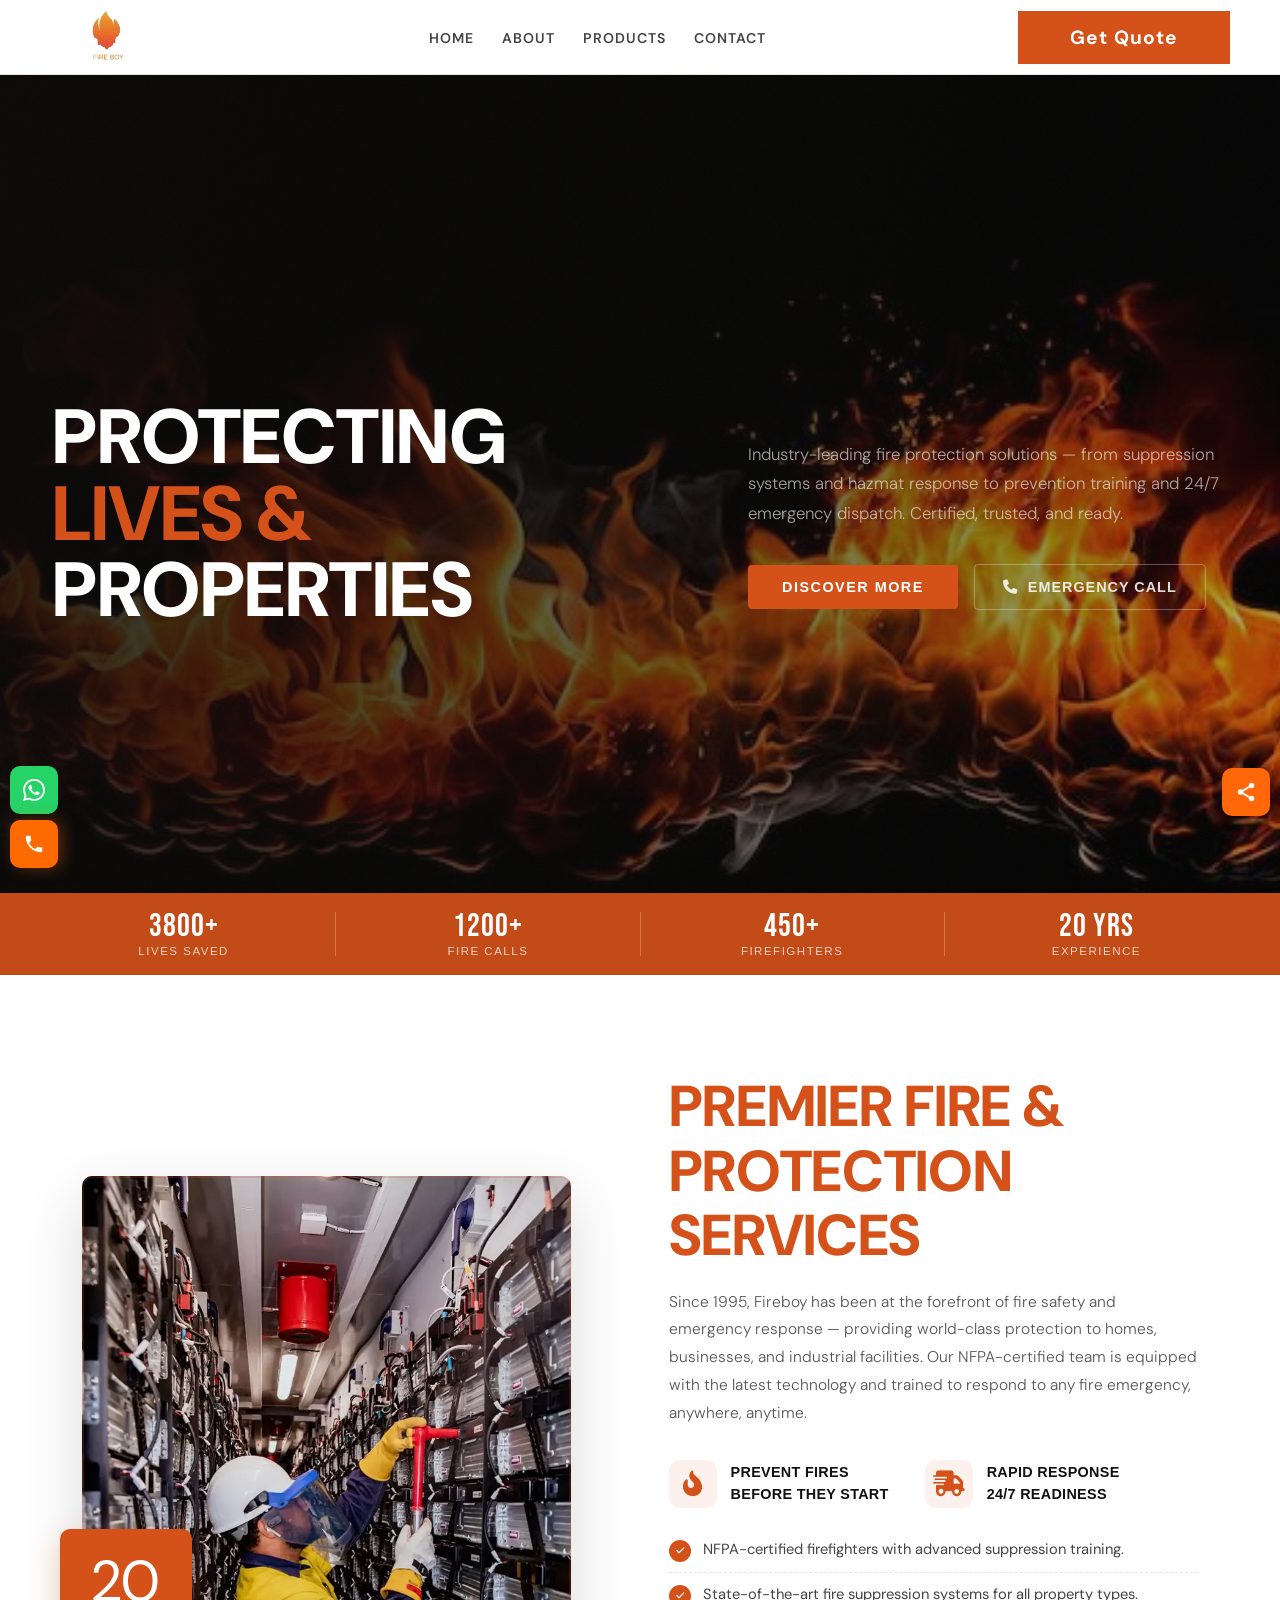
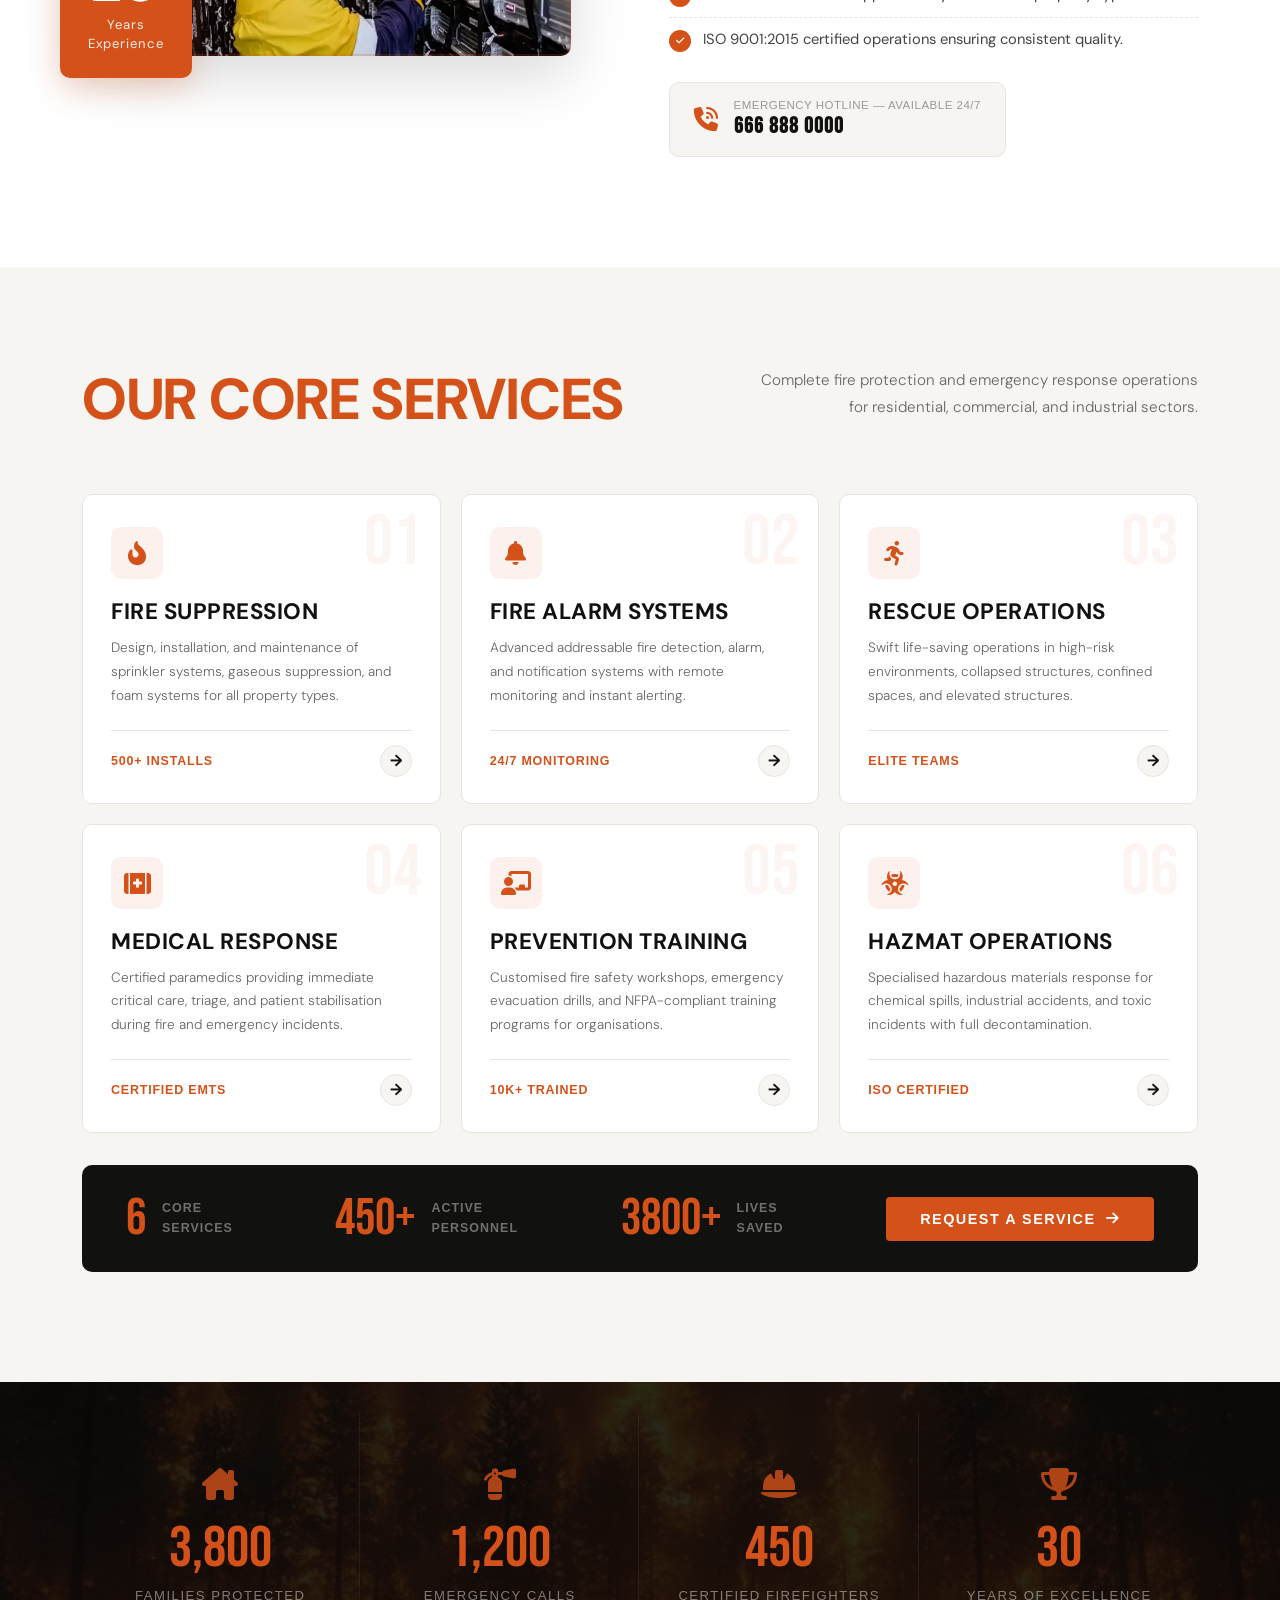
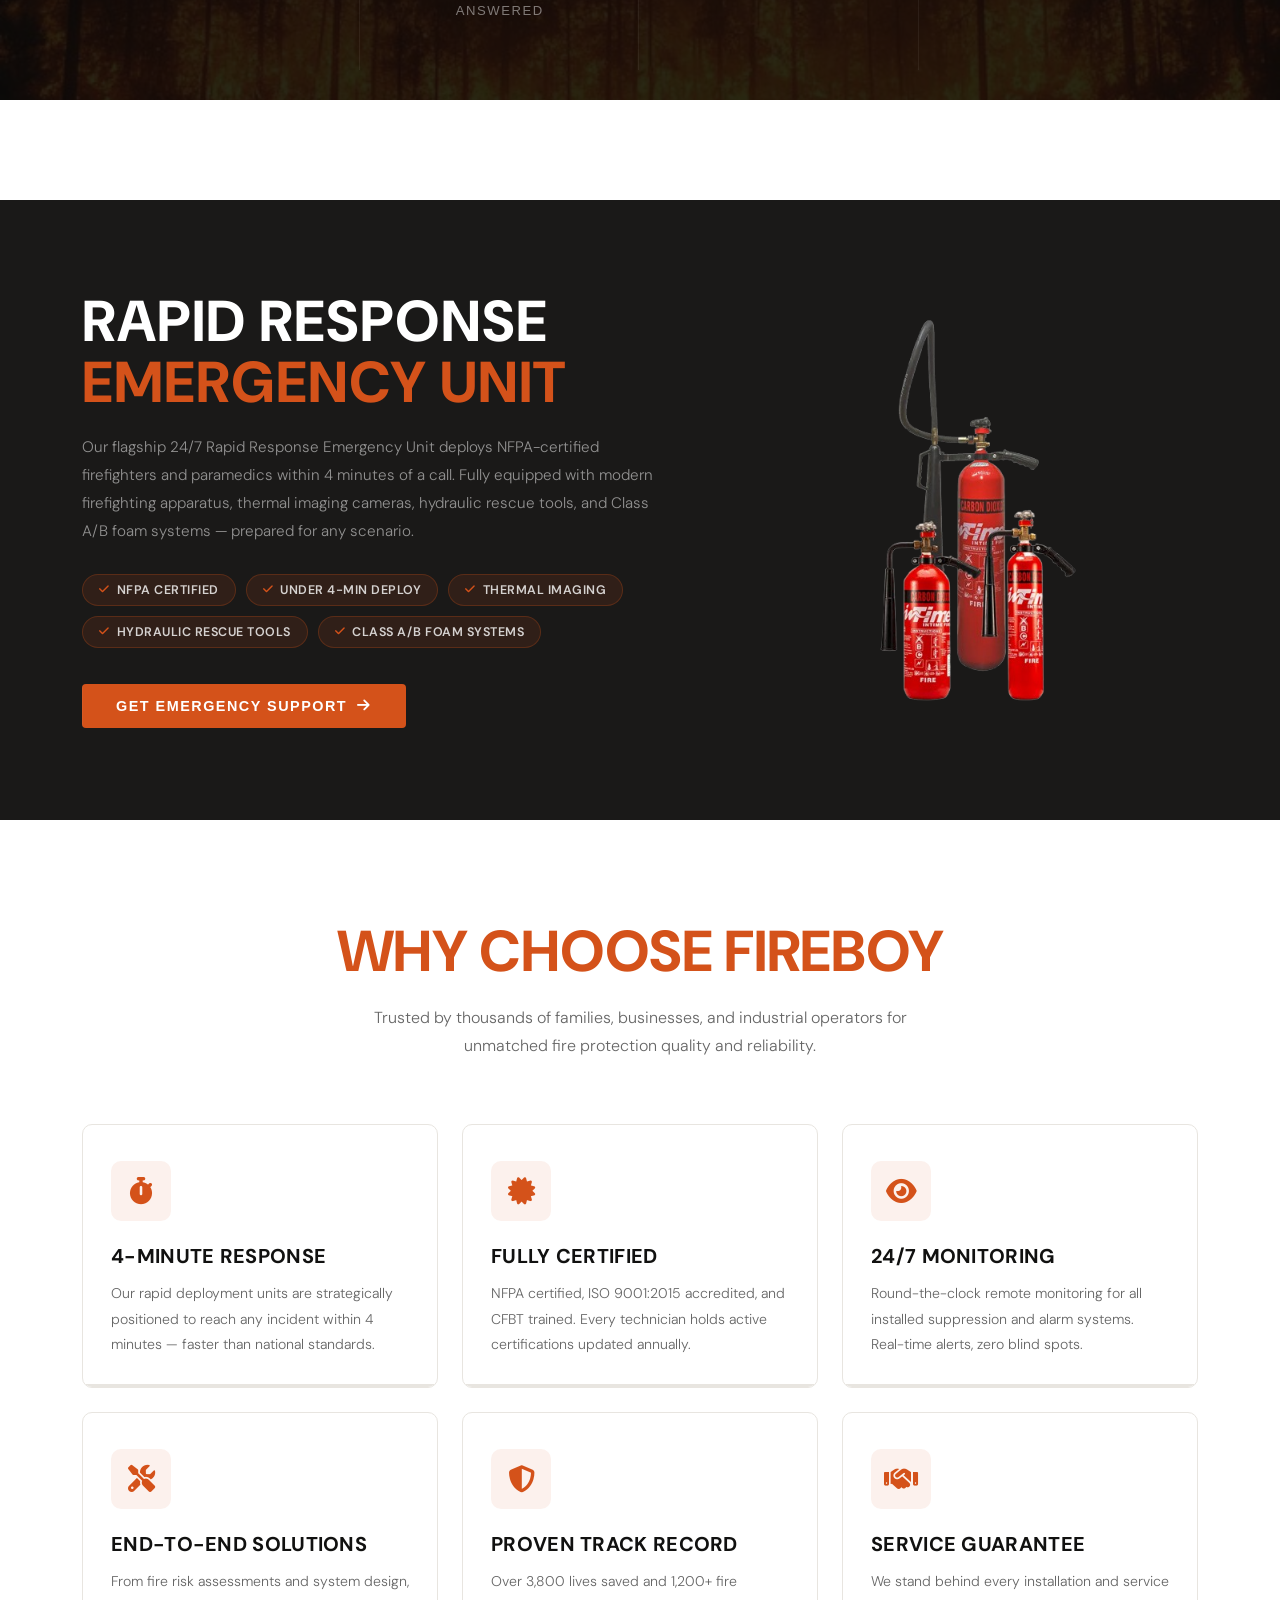
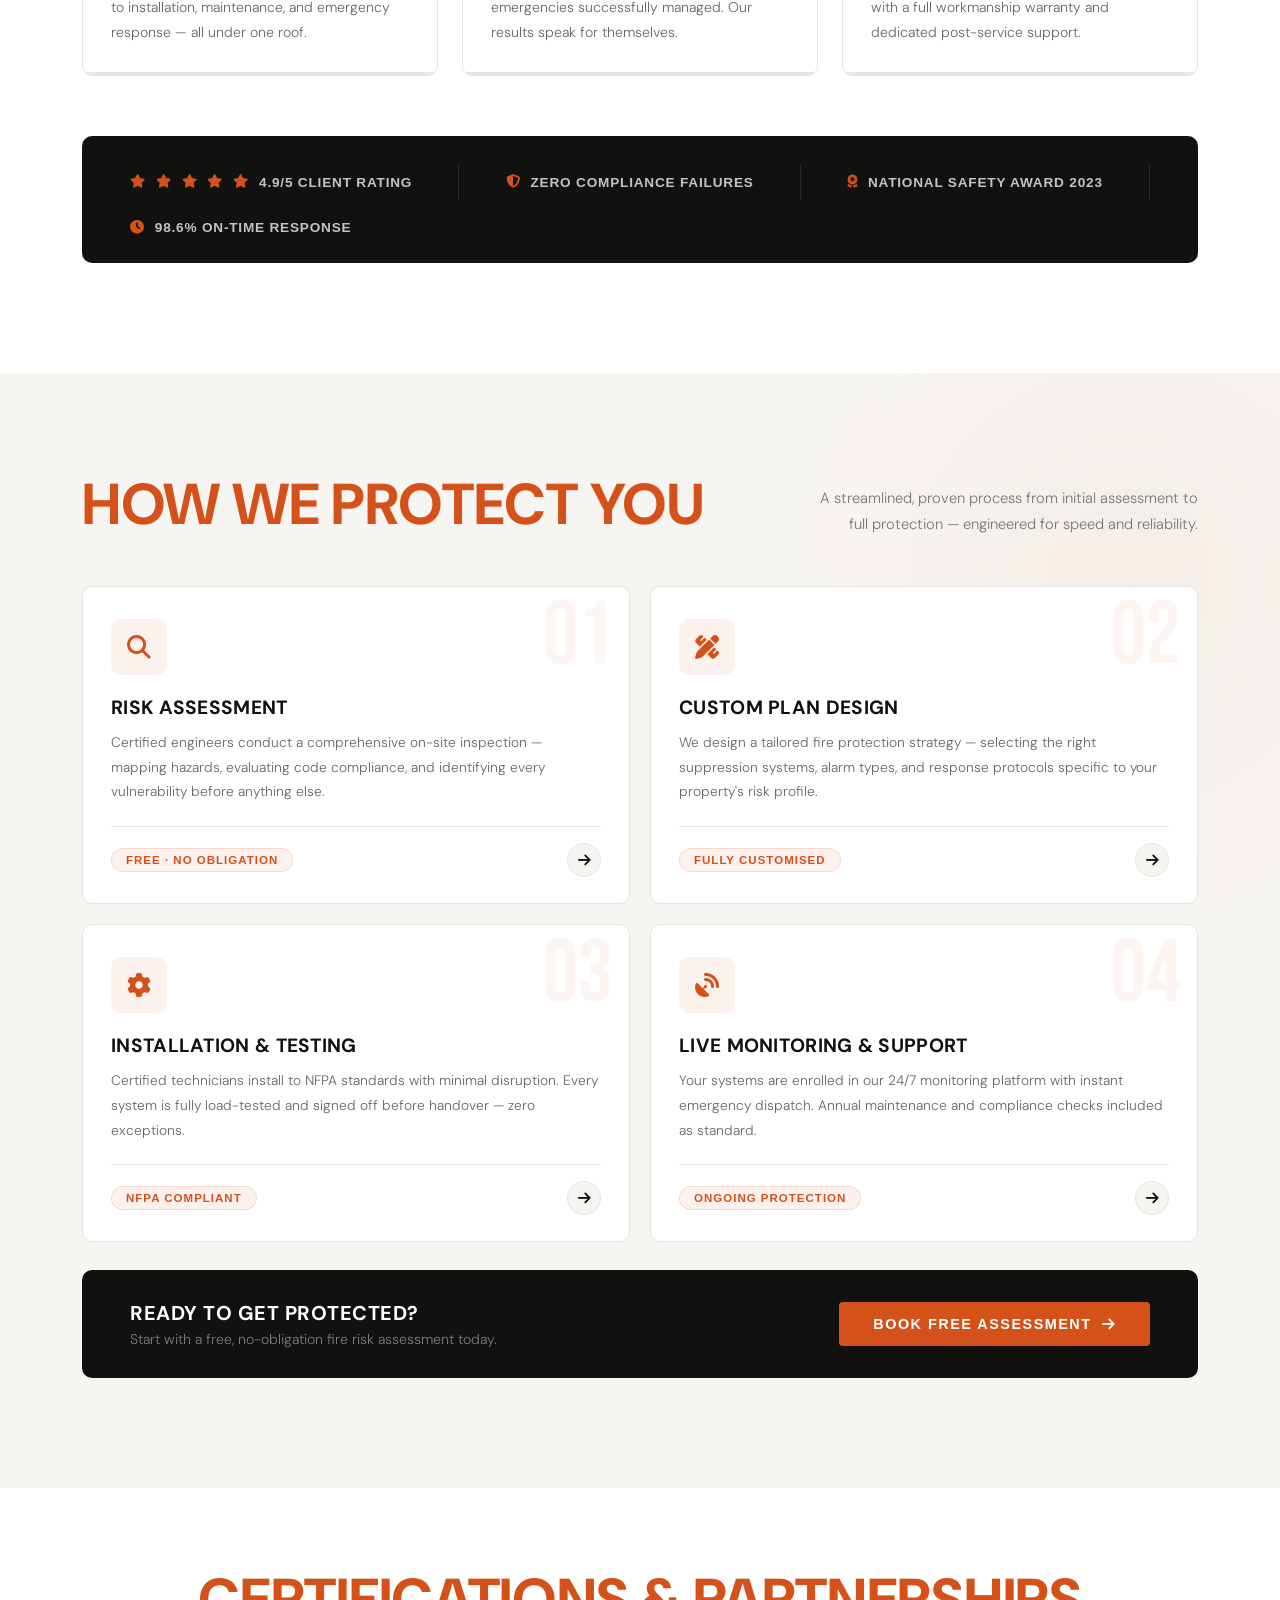
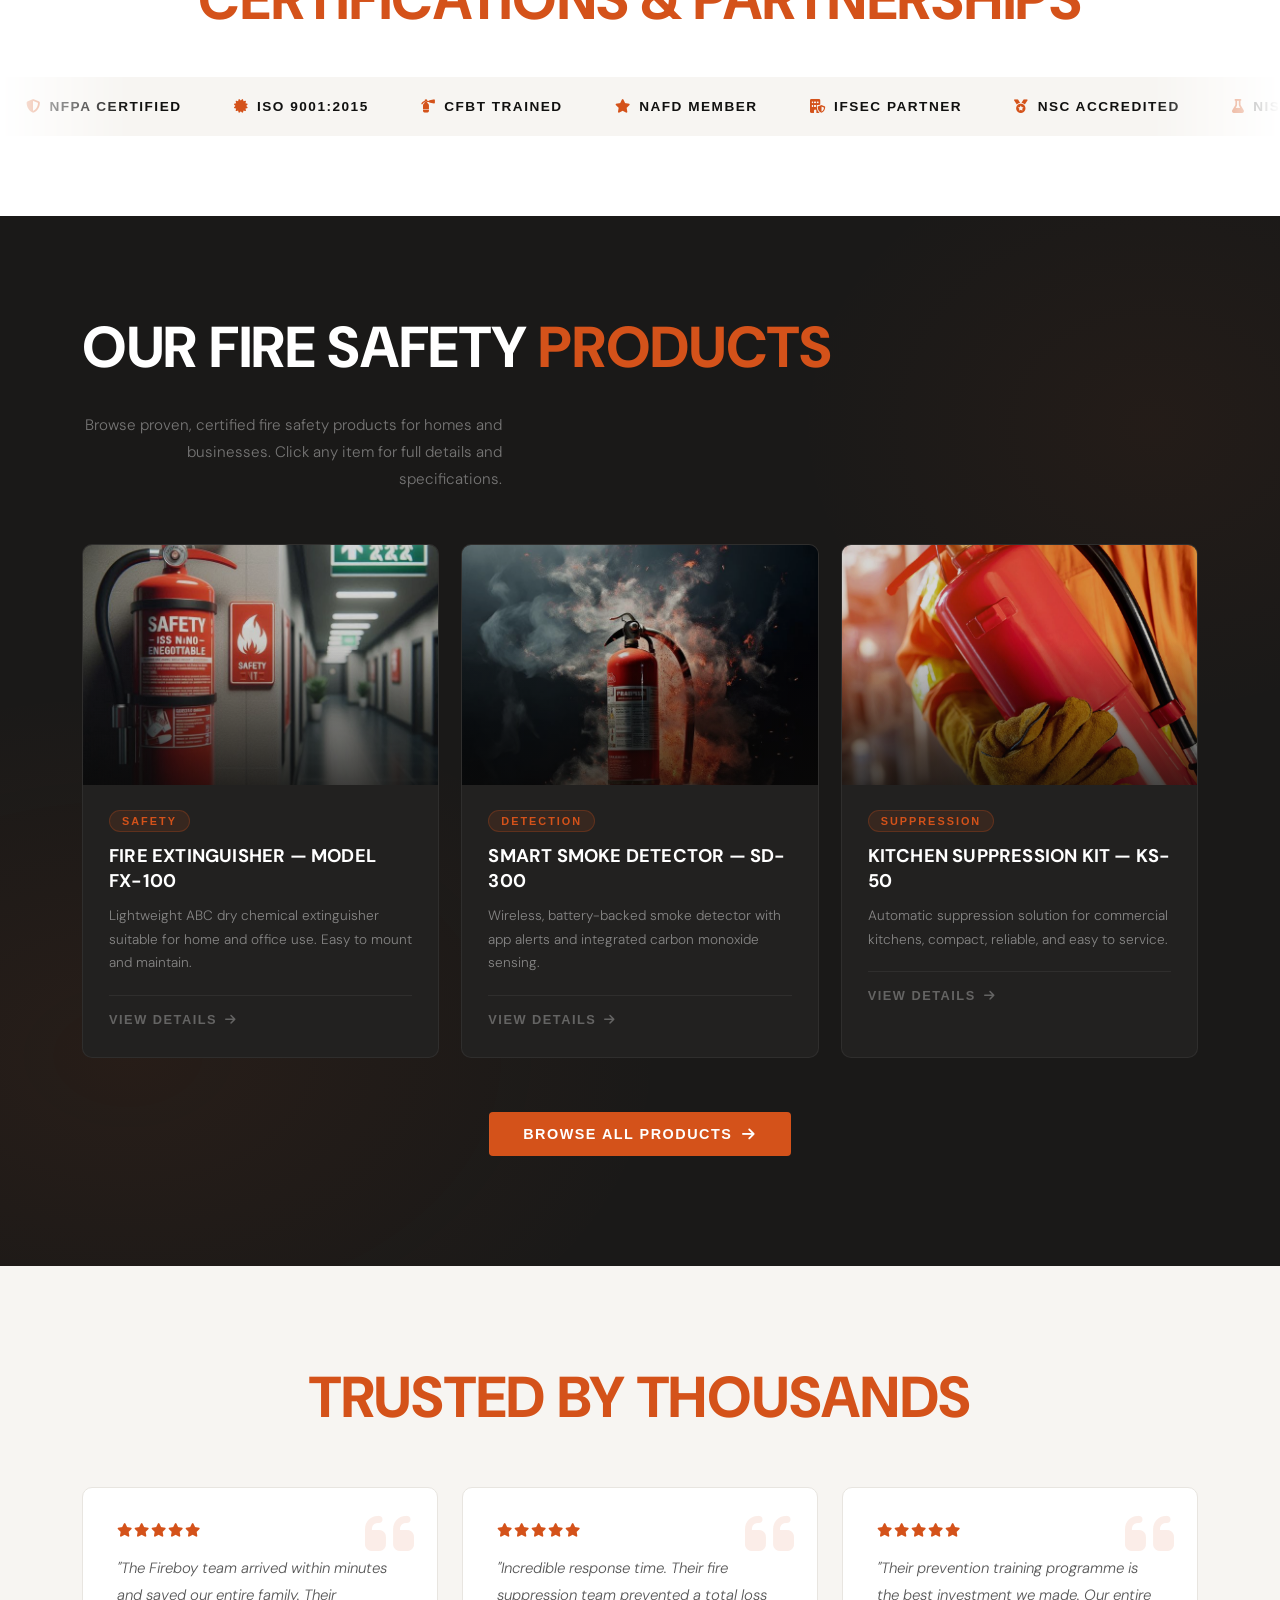
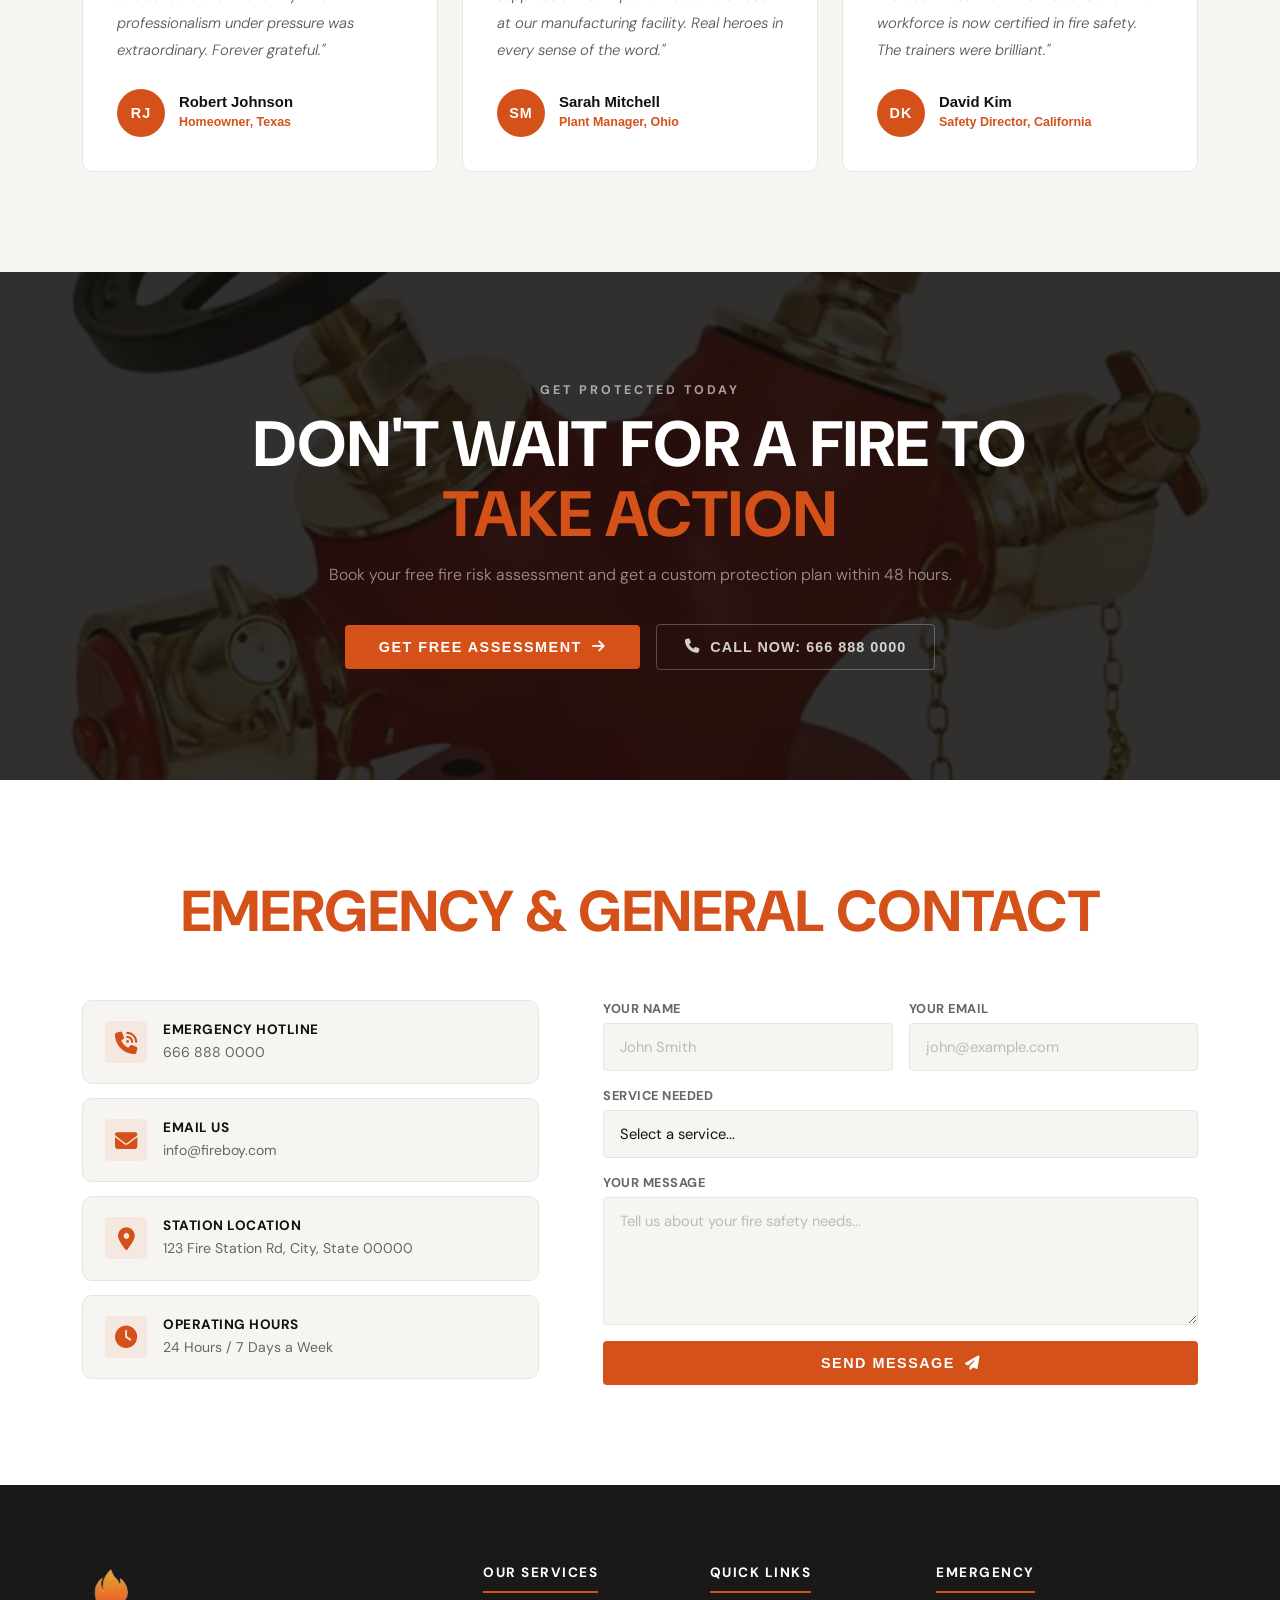
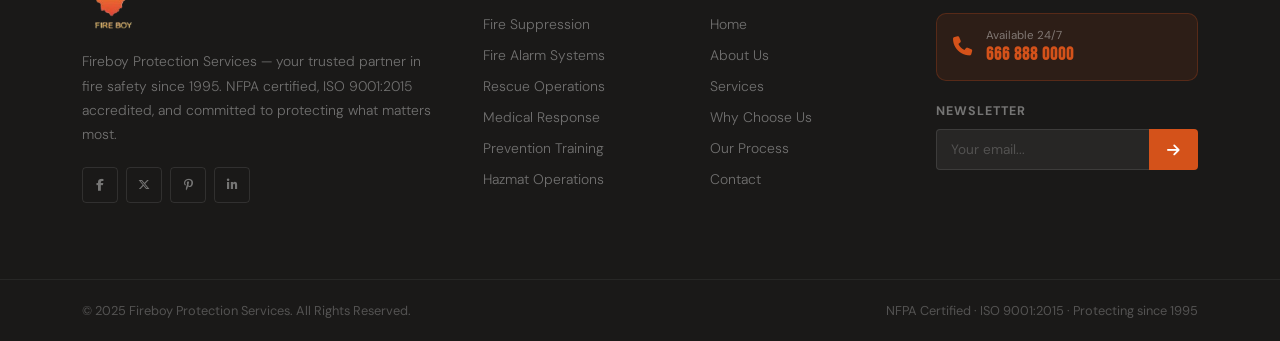
<file: index.html>
<!DOCTYPE html>
<html lang="en">

<head>
  <meta charset="UTF-8" />
  <meta name="viewport" content="width=device-width, initial-scale=1.0" />
  <title>FIREBOY — Fire Protection Services</title>
  <link rel="preconnect" href="https://fonts.googleapis.com">
  <link href="https://fonts.googleapis.com/css2?family=Barlow+Condensed:wght@400;600;700;800;900&family=DM+Sans:wght@300;400;500;600&family=Bebas+Neue&display=swap" rel="stylesheet">
  <link rel="stylesheet" href="https://cdnjs.cloudflare.com/ajax/libs/font-awesome/6.5.0/css/all.min.css" />
  <link rel="stylesheet" href="./index.css">
  <link rel="stylesheet" href="./quote.css">
</head>

<body>

  <!-- ======= NAVBAR ======= -->
  <nav id="navbar">
    <div class="nav-main">
      <div class="nav-inner">
        <a href="#home" class="logo">
          <img src="./img/fire-logo.png" alt="Fireboy Logo">
        </a>
        <ul class="nav-links" id="navLinks">
          <li><a href="./index.html" class="active">Home</a></li>
          <li><a href="./about.html">About</a></li>
          <li><a href="./products.html">Products</a></li>
          <li><a href="./contact.html">Contact</a></li>
        </ul>
        <a href="#quote" class="nav-cta">
          <span class="cta-body">
            <strong>Get Quote</strong>
          </span>
        </a>
        <button class="hamburger" id="hamburger" aria-label="Menu">
          <span></span><span></span><span></span>
        </button>
      </div>
    </div>
  </nav>

  <!-- ======= HERO ======= -->
  <section id="home" class="hero">
    <div class="hero-bg">
      <img src="./img/bg/bg-1.jpg" alt="Fire emergency response" />
      <div class="hero-overlay"></div>
      <div class="hero-grain"></div>
    </div>

    <div class="hero-body">
      <div>
      
        <h1 class="hero-h1">
          <span class="line line-1">Protecting</span>
          <span class="line line-2">Lives &amp; </span>
          <span class="line line-3">Properties</span>
        </h1>
      </div>
      <div>
        <p class="hero-p">Industry-leading fire protection solutions — from suppression systems and hazmat response to prevention training and 24/7 emergency dispatch. Certified, trusted, and ready.</p>
        <div class="hero-actions">
          <a href="#about" class="btn-fire">Discover More</a>
          <a href="tel:6668880000" class="btn-ghost"><i class="fa-solid fa-phone"></i> Emergency Call</a>
        </div>
      </div>
    </div>

    <div class="hero-stat-bar">
      <div class="hstat"><span class="hstat-n">3800+</span><span class="hstat-l">Lives Saved</span></div>
      <div class="hstat-div"></div>
      <div class="hstat"><span class="hstat-n">1200+</span><span class="hstat-l">Fire Calls</span></div>
      <div class="hstat-div"></div>
      <div class="hstat"><span class="hstat-n">450+</span><span class="hstat-l">Firefighters</span></div>
      <div class="hstat-div"></div>
      <div class="hstat"><span class="hstat-n">20 Yrs</span><span class="hstat-l">Experience</span></div>
    </div>
    <div class="hero-cut"></div>
  </section>

  <!-- ======= ABOUT ======= -->
  <section id="about" class="about">
    <div class="container">
      <div class="about-grid">
        <div class="about-img-col fade-left">
          <div class="img-wrap">
            <img src="./img/Battery-Energy-Storage-Systems-BESS_pro_pro.webp" alt="Firefighters team" />
            <div class="img-border-accent"></div>
          </div>
          <div class="exp-badge">
            <span class="exp-n">20</span>
            <span class="exp-t">Years<br>Experience</span>
          </div>
        </div>
        <div class="about-text fade-right">
          <h2 class="section-h2">Premier Fire &amp;<br>Protection Services</h2>
          <p class="body-txt">Since 1995, Fireboy has been at the forefront of fire safety and emergency response — providing world-class protection to homes, businesses, and industrial facilities. Our NFPA-certified team is equipped with the latest technology and trained to respond to any fire emergency, anywhere, anytime.</p>
          <div class="feat-row">
            <div class="feat-item">
              <div class="feat-icon"><i class="fa-solid fa-fire-flame-curved"></i></div>
              <span>Prevent fires<br>before they start</span>
            </div>
            <div class="feat-item">
              <div class="feat-icon"><i class="fa-solid fa-truck-fast"></i></div>
              <span>Rapid response<br>24/7 readiness</span>
            </div>
          </div>
          <ul class="check-list">
            <li><span class="chk"><i class="fa-solid fa-check"></i></span>NFPA-certified firefighters with advanced suppression training.</li>
            <li><span class="chk"><i class="fa-solid fa-check"></i></span>State-of-the-art fire suppression systems for all property types.</li>
            <li><span class="chk"><i class="fa-solid fa-check"></i></span>ISO 9001:2015 certified operations ensuring consistent quality.</li>
          </ul>
          <div class="emg-inline">
            <span class="emg-ic"><i class="fa-solid fa-phone-volume"></i></span>
            <div>
              <small>Emergency Hotline — Available 24/7</small>
              <a href="tel:6668880000"><strong>666 888 0000</strong></a>
            </div>
          </div>
        </div>
      </div>
    </div>
  </section>

  <!-- ======= CATEGORIES ======= -->
  <section class="categories" id="categories">
    <div class="container">
      <div class="categories-header fade-up">
        <div>
          <h2 class="section-h2">OUR CORE <span class="cat-title-accent">SERVICES</span></h2>
        </div>
        <p class="section-sub">
          Complete fire protection and emergency response operations for residential, commercial, and industrial sectors.
        </p>
      </div>

      <div class="cat-grid">
        <div class="cat-card fade-up" style="--d:0ms" tabindex="0">
          <div class="cat-card-inner">
            <div class="cat-num">01</div>
            <div class="cat-icon"><i class="fa-solid fa-fire-flame-curved"></i></div>
            <div class="cat-name">Fire Suppression</div>
            <div class="cat-desc">Design, installation, and maintenance of sprinkler systems, gaseous suppression, and foam systems for all property types.</div>
            <div class="cat-bottom">
              <div class="cat-count">500+ Installs</div>
              <a href="#contact" class="cat-arrow">→</a>
            </div>
          </div>
        </div>

        <div class="cat-card fade-up" style="--d:100ms" tabindex="0">
          <div class="cat-card-inner">
            <div class="cat-num">02</div>
            <div class="cat-icon"><i class="fa-solid fa-bell"></i></div>
            <div class="cat-name">Fire Alarm Systems</div>
            <div class="cat-desc">Advanced addressable fire detection, alarm, and notification systems with remote monitoring and instant alerting.</div>
            <div class="cat-bottom">
              <div class="cat-count">24/7 Monitoring</div>
              <a href="#contact" class="cat-arrow">→</a>
            </div>
          </div>
        </div>

        <div class="cat-card fade-up" style="--d:200ms" tabindex="0">
          <div class="cat-card-inner">
            <div class="cat-num">03</div>
            <div class="cat-icon"><i class="fa-solid fa-person-running"></i></div>
            <div class="cat-name">Rescue Operations</div>
            <div class="cat-desc">Swift life-saving operations in high-risk environments, collapsed structures, confined spaces, and elevated structures.</div>
            <div class="cat-bottom">
              <div class="cat-count">Elite Teams</div>
              <a href="#contact" class="cat-arrow">→</a>
            </div>
          </div>
        </div>

        <div class="cat-card fade-up" style="--d:300ms" tabindex="0">
          <div class="cat-card-inner">
            <div class="cat-num">04</div>
            <div class="cat-icon"><i class="fa-solid fa-kit-medical"></i></div>
            <div class="cat-name">Medical Response</div>
            <div class="cat-desc">Certified paramedics providing immediate critical care, triage, and patient stabilisation during fire and emergency incidents.</div>
            <div class="cat-bottom">
              <div class="cat-count">Certified EMTs</div>
              <a href="#contact" class="cat-arrow">→</a>
            </div>
          </div>
        </div>

        <div class="cat-card fade-up" style="--d:400ms" tabindex="0">
          <div class="cat-card-inner">
            <div class="cat-num">05</div>
            <div class="cat-icon"><i class="fa-solid fa-chalkboard-user"></i></div>
            <div class="cat-name">Prevention Training</div>
            <div class="cat-desc">Customised fire safety workshops, emergency evacuation drills, and NFPA-compliant training programs for organisations.</div>
            <div class="cat-bottom">
              <div class="cat-count">10K+ Trained</div>
              <a href="#contact" class="cat-arrow">→</a>
            </div>
          </div>
        </div>

        <div class="cat-card fade-up" style="--d:500ms" tabindex="0">
          <div class="cat-card-inner">
            <div class="cat-num">06</div>
            <div class="cat-icon"><i class="fa-solid fa-biohazard"></i></div>
            <div class="cat-name">Hazmat Operations</div>
            <div class="cat-desc">Specialised hazardous materials response for chemical spills, industrial accidents, and toxic incidents with full decontamination.</div>
            <div class="cat-bottom">
              <div class="cat-count">ISO Certified</div>
              <a href="#contact" class="cat-arrow">→</a>
            </div>
          </div>
        </div>
      </div>

      <div class="cat-footer fade-up">
        <div class="cat-stat">
          <div class="cat-stat-num">6</div>
          <div class="cat-stat-label">Core<br>Services</div>
        </div>
        <div class="cat-stat">
          <div class="cat-stat-num">450+</div>
          <div class="cat-stat-label">Active<br>Personnel</div>
        </div>
        <div class="cat-stat">
          <div class="cat-stat-num">3800+</div>
          <div class="cat-stat-label">Lives<br>Saved</div>
        </div>
        <a href="#contact" class="btn-fire">Request a Service <i class="fa-solid fa-arrow-right"></i></a>
      </div>
    </div>
  </section>

  <!-- ======= STATS ======= -->
  <section class="stats">
    <div class="stats-bg-img">
      <img src="./img/bg/Burning Forest Wallpaper, Wildfire Background, Nature Fire 4k Wallpaper (1).jpg" alt="fire bg" />
      <div class="stats-overlay"></div>
    </div>
    <div class="container">
      <div class="stats-grid">
        <div class="stat-item fade-up" style="--d:0ms">
          <div class="stat-icon"><i class="fa-solid fa-house-chimney"></i></div>
          <div class="stat-num" data-target="3800">0</div>
          <div class="stat-lbl">Families Protected</div>
        </div>
        <div class="stat-item fade-up" style="--d:150ms">
          <div class="stat-icon"><i class="fa-solid fa-fire-extinguisher"></i></div>
          <div class="stat-num" data-target="1200">0</div>
          <div class="stat-lbl">Emergency Calls Answered</div>
        </div>
        <div class="stat-item fade-up" style="--d:300ms">
          <div class="stat-icon"><i class="fa-solid fa-helmet-safety"></i></div>
          <div class="stat-num" data-target="450">0</div>
          <div class="stat-lbl">Certified Firefighters</div>
        </div>
        <div class="stat-item fade-up" style="--d:450ms">
          <div class="stat-icon"><i class="fa-solid fa-trophy"></i></div>
          <div class="stat-num" data-target="30">0</div>
          <div class="stat-lbl">Years of Excellence</div>
        </div>
      </div>
    </div>
  </section>

  <!-- ======= FEATURED BAND ======= -->
  <section class="featured-wrap">
    <div class="container">
      <div class="featured-band fade-up">
        <div class="featured-content">
          <h2 class="featured-title">RAPID RESPONSE<br><span>EMERGENCY UNIT</span></h2>
          <p class="featured-desc">
            Our flagship 24/7 Rapid Response Emergency Unit deploys NFPA-certified firefighters and paramedics within 4 minutes of a call. Fully equipped with modern firefighting apparatus, thermal imaging cameras, hydraulic rescue tools, and Class A/B foam systems — prepared for any scenario.
          </p>
          <div class="featured-features">
            <div class="feat-tag"><i class="fa-solid fa-check"></i> NFPA Certified</div>
            <div class="feat-tag"><i class="fa-solid fa-check"></i> Under 4-Min Deploy</div>
            <div class="feat-tag"><i class="fa-solid fa-check"></i> Thermal Imaging</div>
            <div class="feat-tag"><i class="fa-solid fa-check"></i> Hydraulic Rescue Tools</div>
            <div class="feat-tag"><i class="fa-solid fa-check"></i> Class A/B Foam Systems</div>
          </div>
          <a href="#contact" class="btn-fire">Get Emergency Support <i class="fa-solid fa-arrow-right"></i></a>
        </div>
        <div class="featured-visual">
          <img src="./img/hero-imgs-back.png" alt="Rapid Response Unit">
        </div>
      </div>
    </div>
  </section>

  <!-- ======= NEW SECTION 1 — WHY CHOOSE US ======= -->
  <section id="why-us" class="why-us">
    <div class="container">
      <div class="why-head fade-up">
        <h2 class="section-h2 center">Why Choose <span class="cat-title-accent">Fireboy</span></h2>
        <p class="why-sub">Trusted by thousands of families, businesses, and industrial operators for unmatched fire protection quality and reliability.</p>
      </div>

      <div class="why-grid">

        <div class="why-card fade-up" style="--d:0ms">
          <div class="why-icon-wrap">
            <i class="fa-solid fa-stopwatch"></i>
          </div>
          <h3>4-Minute Response</h3>
          <p>Our rapid deployment units are strategically positioned to reach any incident within 4 minutes — faster than national standards.</p>
          <div class="why-accent-bar"></div>
        </div>

        <div class="why-card fade-up" style="--d:120ms">
          <div class="why-icon-wrap">
            <i class="fa-solid fa-certificate"></i>
          </div>
          <h3>Fully Certified</h3>
          <p>NFPA certified, ISO 9001:2015 accredited, and CFBT trained. Every technician holds active certifications updated annually.</p>
          <div class="why-accent-bar"></div>
        </div>

        <div class="why-card fade-up" style="--d:240ms">
          <div class="why-icon-wrap">
            <i class="fa-solid fa-eye"></i>
          </div>
          <h3>24/7 Monitoring</h3>
          <p>Round-the-clock remote monitoring for all installed suppression and alarm systems. Real-time alerts, zero blind spots.</p>
          <div class="why-accent-bar"></div>
        </div>

        <div class="why-card fade-up" style="--d:360ms">
          <div class="why-icon-wrap">
            <i class="fa-solid fa-screwdriver-wrench"></i>
          </div>
          <h3>End-to-End Solutions</h3>
          <p>From fire risk assessments and system design, to installation, maintenance, and emergency response — all under one roof.</p>
          <div class="why-accent-bar"></div>
        </div>

        <div class="why-card fade-up" style="--d:480ms">
          <div class="why-icon-wrap">
            <i class="fa-solid fa-shield-halved"></i>
          </div>
          <h3>Proven Track Record</h3>
          <p>Over 3,800 lives saved and 1,200+ fire emergencies successfully managed. Our results speak for themselves.</p>
          <div class="why-accent-bar"></div>
        </div>

        <div class="why-card fade-up" style="--d:600ms">
          <div class="why-icon-wrap">
            <i class="fa-solid fa-handshake"></i>
          </div>
          <h3>Service Guarantee</h3>
          <p>We stand behind every installation and service with a full workmanship warranty and dedicated post-service support.</p>
          <div class="why-accent-bar"></div>
        </div>

      </div>

      <!-- Trust bar -->
      <div class="trust-bar fade-up">
        <div class="trust-item">
          <i class="fa-solid fa-star"></i><i class="fa-solid fa-star"></i><i class="fa-solid fa-star"></i><i class="fa-solid fa-star"></i><i class="fa-solid fa-star"></i>
          <span>4.9/5 Client Rating</span>
        </div>
        <div class="trust-div"></div>
        <div class="trust-item">
          <i class="fa-solid fa-shield-halved"></i>
          <span>Zero Compliance Failures</span>
        </div>
        <div class="trust-div"></div>
        <div class="trust-item">
          <i class="fa-solid fa-award"></i>
          <span>National Safety Award 2023</span>
        </div>
        <div class="trust-div"></div>
        <div class="trust-item">
          <i class="fa-solid fa-clock"></i>
          <span>98.6% On-Time Response</span>
        </div>
      </div>
    </div>
  </section>

  <!-- ======= PROCESS ======= -->
  <section id="process" class="process">
    <div class="process-bg-shape"></div>
    <div class="container">

      <div class="process-top fade-up">
        <div class="process-top-left">
          
          <h2 class="section-h2">How We <span class="cat-title-accent">Protect You</span></h2>
        </div>
        <p class="process-top-sub">A streamlined, proven process from initial assessment to full protection — engineered for speed and reliability.</p>
      </div>

      <div class="process-2x2 fade-up">

        <div class="p2-card" style="--d:0ms">
          <div class="p2-num">01</div>
          <div class="p2-icon"><i class="fa-solid fa-magnifying-glass"></i></div>
          <div class="p2-body">
            <h3>Risk Assessment</h3>
            <p>Certified engineers conduct a comprehensive on-site inspection — mapping hazards, evaluating code compliance, and identifying every vulnerability before anything else.</p>
          </div>
          <div class="p2-footer">
            <div class="p2-tag">Free · No Obligation</div>
            <a href="#contact" class="p2-arrow"><i class="fa-solid fa-arrow-right"></i></a>
          </div>
          <div class="p2-glow"></div>
        </div>

        <div class="p2-card" style="--d:120ms">
          <div class="p2-num">02</div>
          <div class="p2-icon"><i class="fa-solid fa-pen-ruler"></i></div>
          <div class="p2-body">
            <h3>Custom Plan Design</h3>
            <p>We design a tailored fire protection strategy — selecting the right suppression systems, alarm types, and response protocols specific to your property's risk profile.</p>
          </div>
          <div class="p2-footer">
            <div class="p2-tag">Fully Customised</div>
            <a href="#contact" class="p2-arrow"><i class="fa-solid fa-arrow-right"></i></a>
          </div>
          <div class="p2-glow"></div>
        </div>

        <div class="p2-card" style="--d:240ms">
          <div class="p2-num">03</div>
          <div class="p2-icon"><i class="fa-solid fa-gear"></i></div>
          <div class="p2-body">
            <h3>Installation &amp; Testing</h3>
            <p>Certified technicians install to NFPA standards with minimal disruption. Every system is fully load-tested and signed off before handover — zero exceptions.</p>
          </div>
          <div class="p2-footer">
            <div class="p2-tag">NFPA Compliant</div>
            <a href="#contact" class="p2-arrow"><i class="fa-solid fa-arrow-right"></i></a>
          </div>
          <div class="p2-glow"></div>
        </div>

        <div class="p2-card" style="--d:360ms">
          <div class="p2-num">04</div>
          <div class="p2-icon"><i class="fa-solid fa-satellite-dish"></i></div>
          <div class="p2-body">
            <h3>Live Monitoring &amp; Support</h3>
            <p>Your systems are enrolled in our 24/7 monitoring platform with instant emergency dispatch. Annual maintenance and compliance checks included as standard.</p>
          </div>
          <div class="p2-footer">
            <div class="p2-tag">Ongoing Protection</div>
            <a href="#contact" class="p2-arrow"><i class="fa-solid fa-arrow-right"></i></a>
          </div>
          <div class="p2-glow"></div>
        </div>

      </div>

      <div class="process-cta fade-up">
        <div class="process-cta-text">
          <strong>Ready to get protected?</strong>
          <span>Start with a free, no-obligation fire risk assessment today.</span>
        </div>
        <a href="#contact" class="btn-fire">Book Free Assessment <i class="fa-solid fa-arrow-right"></i></a>
      </div>

    </div>
  </section>

  <!-- ======= BRANDS / CERTIFICATIONS ======= -->
  <section class="brands-section">
    <div class="container">
      <div class="brands-head fade-up">
        <h2 class="section-h2 center">Certifications &amp; Partnerships</h2>
      </div>
    </div>
    <div class="brands-ticker">
      <div class="brands-track">
        <div class="brand-chip"><i class="fa-solid fa-shield-halved"></i> NFPA Certified</div>
        <div class="brand-chip"><i class="fa-solid fa-certificate"></i> ISO 9001:2015</div>
        <div class="brand-chip"><i class="fa-solid fa-fire-extinguisher"></i> CFBT Trained</div>
        <div class="brand-chip"><i class="fa-solid fa-star"></i> NAFD Member</div>
        <div class="brand-chip"><i class="fa-solid fa-building-shield"></i> IFSEC Partner</div>
        <div class="brand-chip"><i class="fa-solid fa-medal"></i> NSC Accredited</div>
        <div class="brand-chip"><i class="fa-solid fa-flask"></i> NIST Compliant</div>
        <div class="brand-chip"><i class="fa-solid fa-globe"></i> CTIF Member</div>
        <div class="brand-chip"><i class="fa-solid fa-shield-halved"></i> NFPA Certified</div>
        <div class="brand-chip"><i class="fa-solid fa-certificate"></i> ISO 9001:2015</div>
        <div class="brand-chip"><i class="fa-solid fa-fire-extinguisher"></i> CFBT Trained</div>
        <div class="brand-chip"><i class="fa-solid fa-star"></i> NAFD Member</div>
        <div class="brand-chip"><i class="fa-solid fa-building-shield"></i> IFSEC Partner</div>
        <div class="brand-chip"><i class="fa-solid fa-medal"></i> NSC Accredited</div>
        <div class="brand-chip"><i class="fa-solid fa-flask"></i> NIST Compliant</div>
        <div class="brand-chip"><i class="fa-solid fa-globe"></i> CTIF Member</div>
      </div>
    </div>
  </section>

  <!-- ======= PRODUCTS ======= -->
  <section class="home-products-section" id="products">
    <div class="container">
      <div class="home-products-header fade-up">
        <div>
          <h2 class="section-h2">OUR FIRE SAFETY <span class="cat-title-accent">PRODUCTS</span></h2>
        </div>
        <p class="section-sub sub-1">
          Browse proven, certified fire safety products for homes and businesses. Click any item for full details and specifications.
        </p>
      </div>
      <div class="project-grid">
        <a class="project-card fade-up" style="--d:0ms" href="products.html">
          <div class="project-img-wrap">
            <img src="./img/fire4.jpg" alt="Fire Extinguisher" />
            <div class="project-img-overlay"></div>
            <div class="project-hover-icon"><i class="fa-solid fa-arrow-right"></i></div>
          </div>
          <div class="project-content">
            <span class="project-tag">SAFETY</span>
            <h3>Fire Extinguisher — Model FX-100</h3>
            <p>Lightweight ABC dry chemical extinguisher suitable for home and office use. Easy to mount and maintain.</p>
            <div class="project-cta">View Details <i class="fa-solid fa-arrow-right"></i></div>
          </div>
        </a>
        <a class="project-card fade-up" style="--d:150ms" href="products.html">
          <div class="project-img-wrap">
            <img src="./img/fire2.jpg" alt="Smoke Detector" />
            <div class="project-img-overlay"></div>
            <div class="project-hover-icon"><i class="fa-solid fa-arrow-right"></i></div>
          </div>
          <div class="project-content">
            <span class="project-tag">DETECTION</span>
            <h3>Smart Smoke Detector — SD-300</h3>
            <p>Wireless, battery-backed smoke detector with app alerts and integrated carbon monoxide sensing.</p>
            <div class="project-cta">View Details <i class="fa-solid fa-arrow-right"></i></div>
          </div>
        </a>
        <a class="project-card fade-up" style="--d:300ms" href="products.html">
          <div class="project-img-wrap">
            <img src="./img/fire3.jpg" alt="Suppression" />
            <div class="project-img-overlay"></div>
            <div class="project-hover-icon"><i class="fa-solid fa-arrow-right"></i></div>
          </div>
          <div class="project-content">
            <span class="project-tag">SUPPRESSION</span>
            <h3>Kitchen Suppression Kit — KS-50</h3>
            <p>Automatic suppression solution for commercial kitchens, compact, reliable, and easy to service.</p>
            <div class="project-cta">View Details <i class="fa-solid fa-arrow-right"></i></div>
          </div>
        </a>
      </div>
      <div class="products-footer fade-up">
        <a href="products.html" class="btn-fire">Browse All Products <i class="fa-solid fa-arrow-right"></i></a>
      </div>
    </div>
  </section>

  <!-- ======= TESTIMONIALS ======= -->
  <section class="testi">
    <div class="container">
      <div class="sec-head fade-up">
        <h2 class="section-h2 center">Trusted by Thousands</h2>
      </div>
      <div class="testi-grid">
        <div class="tcard fade-up" style="--d:0ms">
          <div class="tcard-quote"><i class="fa-solid fa-quote-left"></i></div>
          <div class="stars">
            <i class="fa-solid fa-star"></i><i class="fa-solid fa-star"></i><i class="fa-solid fa-star"></i><i class="fa-solid fa-star"></i><i class="fa-solid fa-star"></i>
          </div>
          <p>"The Fireboy team arrived within minutes and saved our entire family. Their professionalism under pressure was extraordinary. Forever grateful."</p>
          <div class="tcard-author">
            <div class="tcard-avatar">RJ</div>
            <div>
              <strong>Robert Johnson</strong>
              <small>Homeowner, Texas</small>
            </div>
          </div>
        </div>
        <div class="tcard fade-up" style="--d:150ms">
          <div class="tcard-quote"><i class="fa-solid fa-quote-left"></i></div>
          <div class="stars">
            <i class="fa-solid fa-star"></i><i class="fa-solid fa-star"></i><i class="fa-solid fa-star"></i><i class="fa-solid fa-star"></i><i class="fa-solid fa-star"></i>
          </div>
          <p>"Incredible response time. Their fire suppression team prevented a total loss at our manufacturing facility. Real heroes in every sense of the word."</p>
          <div class="tcard-author">
            <div class="tcard-avatar">SM</div>
            <div>
              <strong>Sarah Mitchell</strong>
              <small>Plant Manager, Ohio</small>
            </div>
          </div>
        </div>
        <div class="tcard fade-up" style="--d:300ms">
          <div class="tcard-quote"><i class="fa-solid fa-quote-left"></i></div>
          <div class="stars">
            <i class="fa-solid fa-star"></i><i class="fa-solid fa-star"></i><i class="fa-solid fa-star"></i><i class="fa-solid fa-star"></i><i class="fa-solid fa-star"></i>
          </div>
          <p>"Their prevention training programme is the best investment we made. Our entire workforce is now certified in fire safety. The trainers were brilliant."</p>
          <div class="tcard-author">
            <div class="tcard-avatar">DK</div>
            <div>
              <strong>David Kim</strong>
              <small>Safety Director, California</small>
            </div>
          </div>
        </div>
      </div>
    </div>
  </section>

  <!-- ======= CTA BANNER ======= -->
  <section class="cta-band">
    <div class="cta-bg">
      <img src="./img/Double-Headed-Hydrant-Valve_pro.webp" alt="" />
      <div class="cta-overlay"></div>
    </div>
    <div class="cta-body fade-up">
      <span class="eyebrow-tag center light">Get Protected Today</span>
      <h2>Don't wait for a fire to<br><em>take action</em></h2>
      <p>Book your free fire risk assessment and get a custom protection plan within 48 hours.</p>
      <div class="cta-actions">
        <a href="#contact" class="btn-fire">Get Free Assessment <i class="fa-solid fa-arrow-right"></i></a>
        <a href="tel:6668880000" class="btn-ghost-light"><i class="fa-solid fa-phone"></i> Call Now: 666 888 0000</a>
      </div>
    </div>
  </section>

  <!-- ======= CONTACT ======= -->
  <section id="contact" class="contact">
    <div class="container">
      <div class="sec-head fade-up">
        <h2 class="section-h2 center">Emergency &amp; General Contact</h2>
      </div>
      <div class="contact-grid">
        <div class="contact-info fade-left">
          <div class="icard">
            <span class="ic"><i class="fa-solid fa-phone-volume"></i></span>
            <div>
              <h4>Emergency Hotline</h4>
              <p>666 888 0000</p>
            </div>
          </div>
          <div class="icard">
            <span class="ic"><i class="fa-solid fa-envelope"></i></span>
            <div>
              <h4>Email Us</h4>
              <p>info@fireboy.com</p>
            </div>
          </div>
          <div class="icard">
            <span class="ic"><i class="fa-solid fa-location-dot"></i></span>
            <div>
              <h4>Station Location</h4>
              <p>123 Fire Station Rd, City, State 00000</p>
            </div>
          </div>
          <div class="icard">
            <span class="ic"><i class="fa-solid fa-clock"></i></span>
            <div>
              <h4>Operating Hours</h4>
              <p>24 Hours / 7 Days a Week</p>
            </div>
          </div>
        </div>
        <form class="contact-form fade-right" id="contactForm">
          <div class="form-row">
            <div class="form-field">
              <label>Your Name</label>
              <input type="text" placeholder="John Smith" required />
            </div>
            <div class="form-field">
              <label>Your Email</label>
              <input type="email" placeholder="john@example.com" required />
            </div>
          </div>
          <div class="form-field">
            <label>Service Needed</label>
            <select>
              <option value="">Select a service...</option>
              <option>Fire Suppression System</option>
              <option>Fire Alarm System</option>
              <option>Hazmat Operations</option>
              <option>Prevention Training</option>
              <option>Emergency Response</option>
              <option>Other</option>
            </select>
          </div>
          <div class="form-field">
            <label>Your Message</label>
            <textarea rows="5" placeholder="Tell us about your fire safety needs..." required></textarea>
          </div>
          <button type="submit" class="btn-fire w-full">Send Message <i class="fa-solid fa-paper-plane"></i></button>
        </form>
      </div>
    </div>
  </section>

  <!-- ======= FOOTER ======= -->
  <footer class="footer">
    <div class="footer-top">
      <div class="container footer-grid">
        <div class="footer-about">
          <a href="#home" class="logo footer-logo">
            <img src="./img/fire-logo.png" alt="Fireboy Logo">
          </a>
          <p>Fireboy Protection Services — your trusted partner in fire safety since 1995. NFPA certified, ISO 9001:2015 accredited, and committed to protecting what matters most.</p>
          <div class="f-socials">
            <a href="#" aria-label="Facebook"><i class="fa-brands fa-facebook-f"></i></a>
            <a href="#" aria-label="Twitter"><i class="fa-brands fa-x-twitter"></i></a>
            <a href="#" aria-label="Pinterest"><i class="fa-brands fa-pinterest-p"></i></a>
            <a href="#" aria-label="LinkedIn"><i class="fa-brands fa-linkedin-in"></i></a>
          </div>
        </div>
        <div class="footer-col">
          <h5>Our Services</h5>
          <ul>
            <li><a href="#categories">Fire Suppression</a></li>
            <li><a href="#categories">Fire Alarm Systems</a></li>
            <li><a href="#categories">Rescue Operations</a></li>
            <li><a href="#categories">Medical Response</a></li>
            <li><a href="#categories">Prevention Training</a></li>
            <li><a href="#categories">Hazmat Operations</a></li>
          </ul>
        </div>
        <div class="footer-col">
          <h5>Quick Links</h5>
          <ul>
            <li><a href="#home">Home</a></li>
            <li><a href="#about">About Us</a></li>
            <li><a href="#categories">Services</a></li>
            <li><a href="#why-us">Why Choose Us</a></li>
            <li><a href="#process">Our Process</a></li>
            <li><a href="#contact">Contact</a></li>
          </ul>
        </div>
        <div class="footer-col">
          <h5>Emergency</h5>
          <div class="f-emg">
            <span><i class="fa-solid fa-phone"></i></span>
            <div><small>Available 24/7</small><strong>666 888 0000</strong></div>
          </div>
          <p class="f-news-lbl">Newsletter</p>
          <div class="f-news">
            <input type="email" placeholder="Your email..." />
            <button aria-label="Subscribe"><i class="fa-solid fa-arrow-right"></i></button>
          </div>
        </div>
      </div>
    </div>
    <div class="footer-bottom">
      <div class="container f-bot-inner">
        <p>&copy; 2025 Fireboy Protection Services. All Rights Reserved.</p>
        <p>NFPA Certified &middot; ISO 9001:2015 &middot; Protecting since 1995</p>
      </div>
    </div>
  </footer>

  <a href="#home" class="scroll-top" id="scrollTop" aria-label="Back to top"><i class="fa-solid fa-arrow-up"></i></a>

  <script src="script.js"></script>
  <script src="./quote.js"></script>
</body>

</html>
</file>
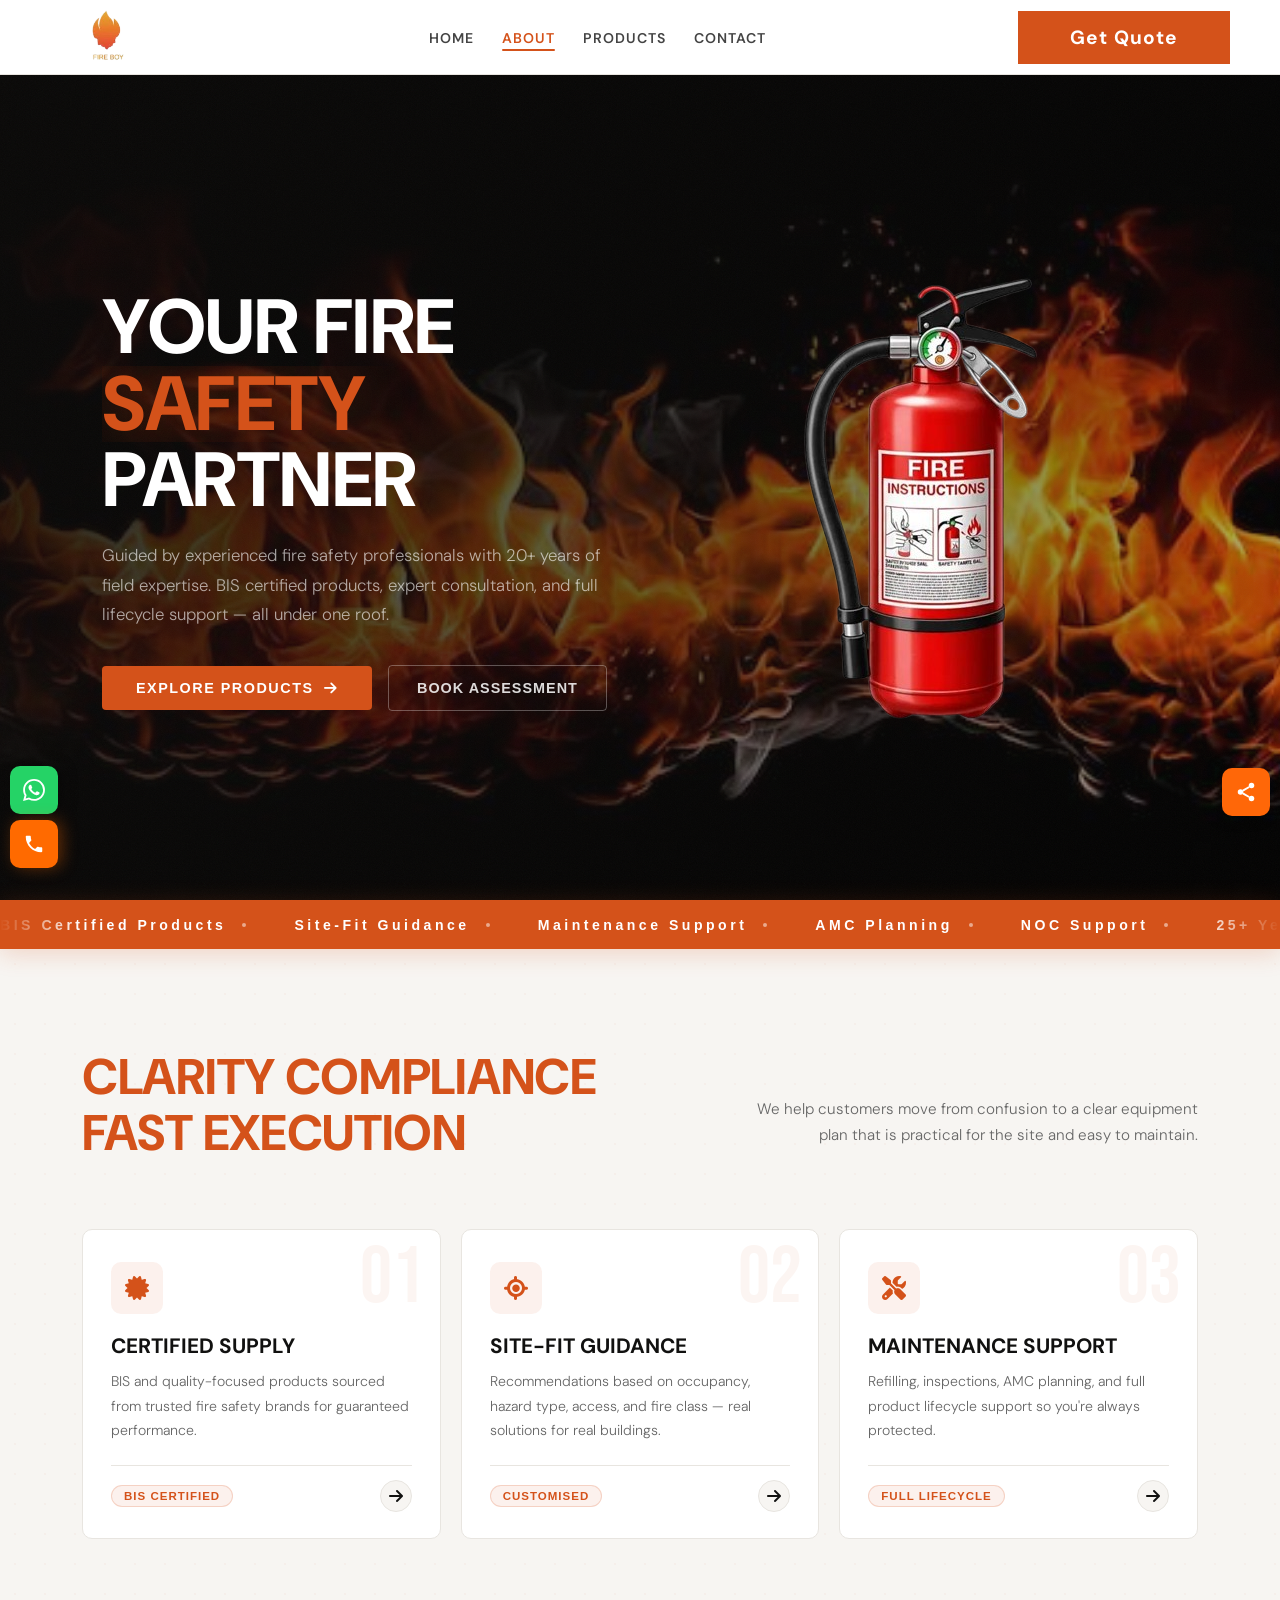
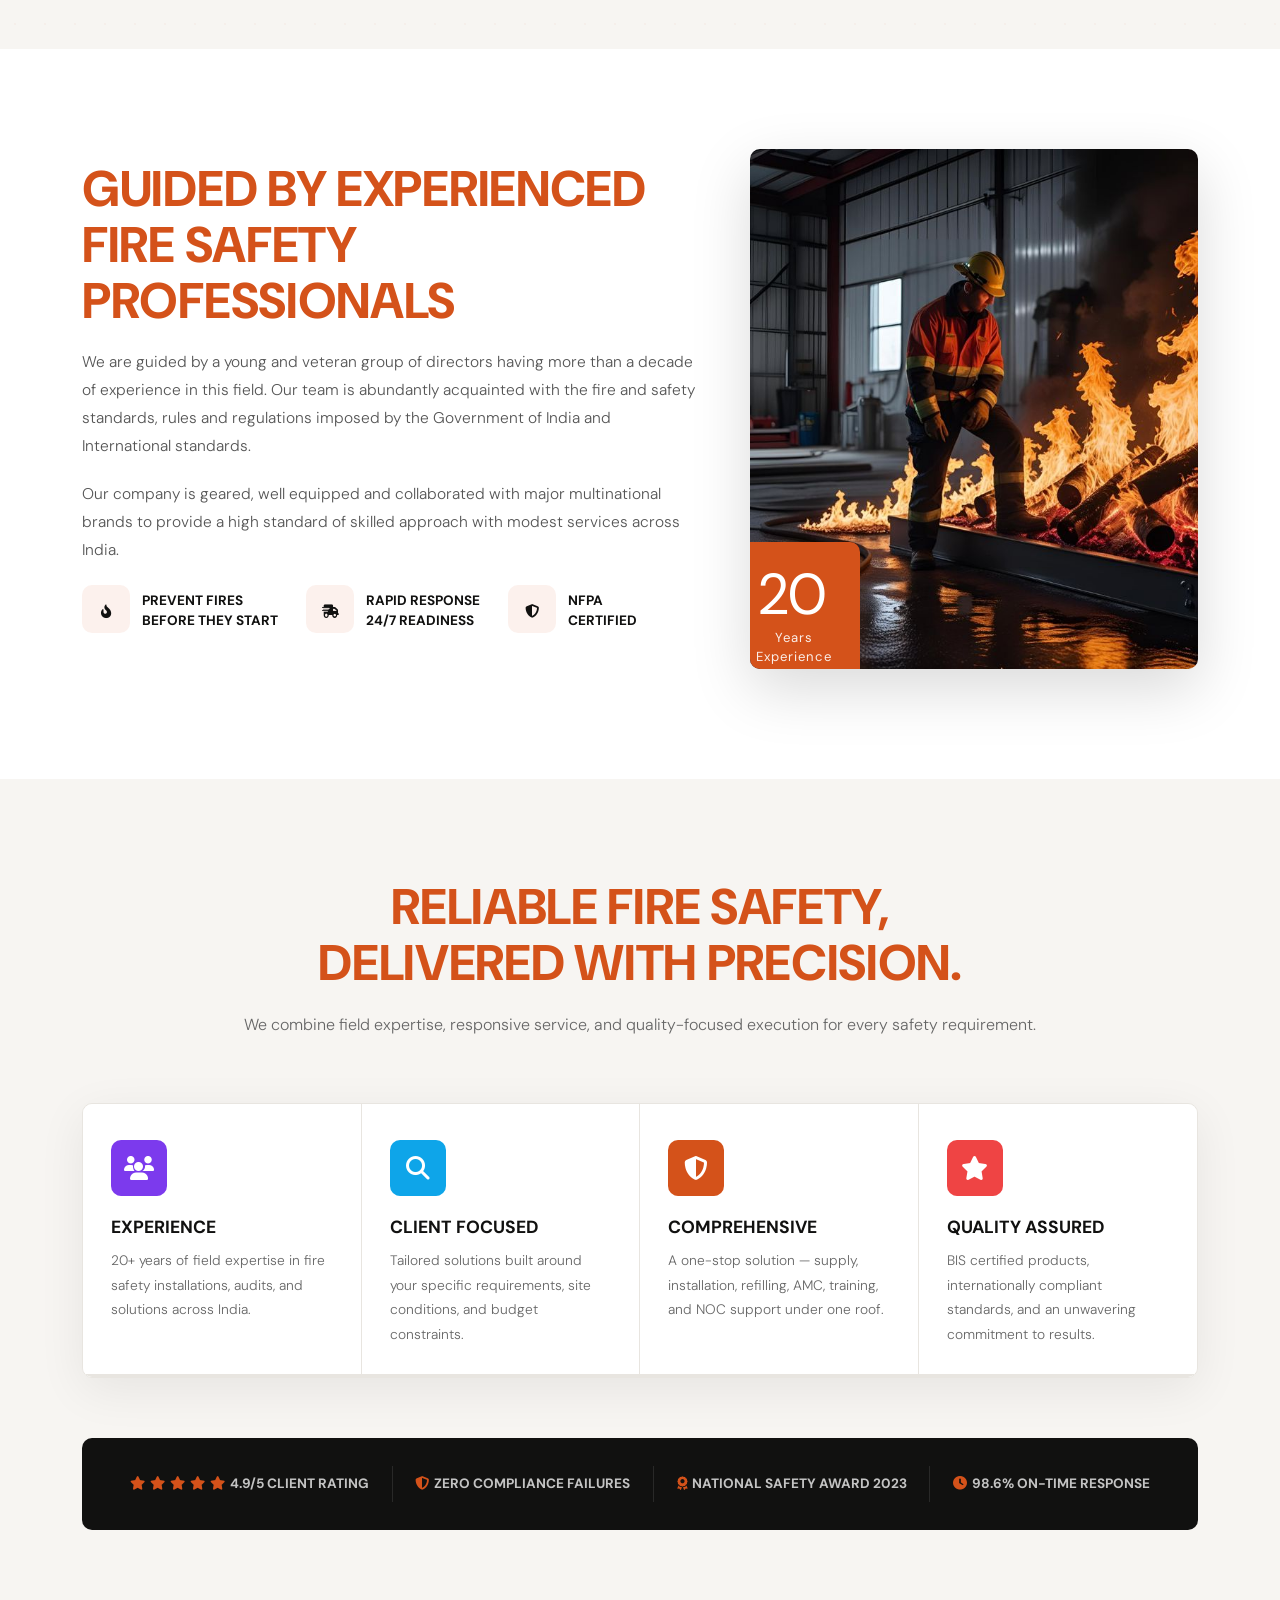
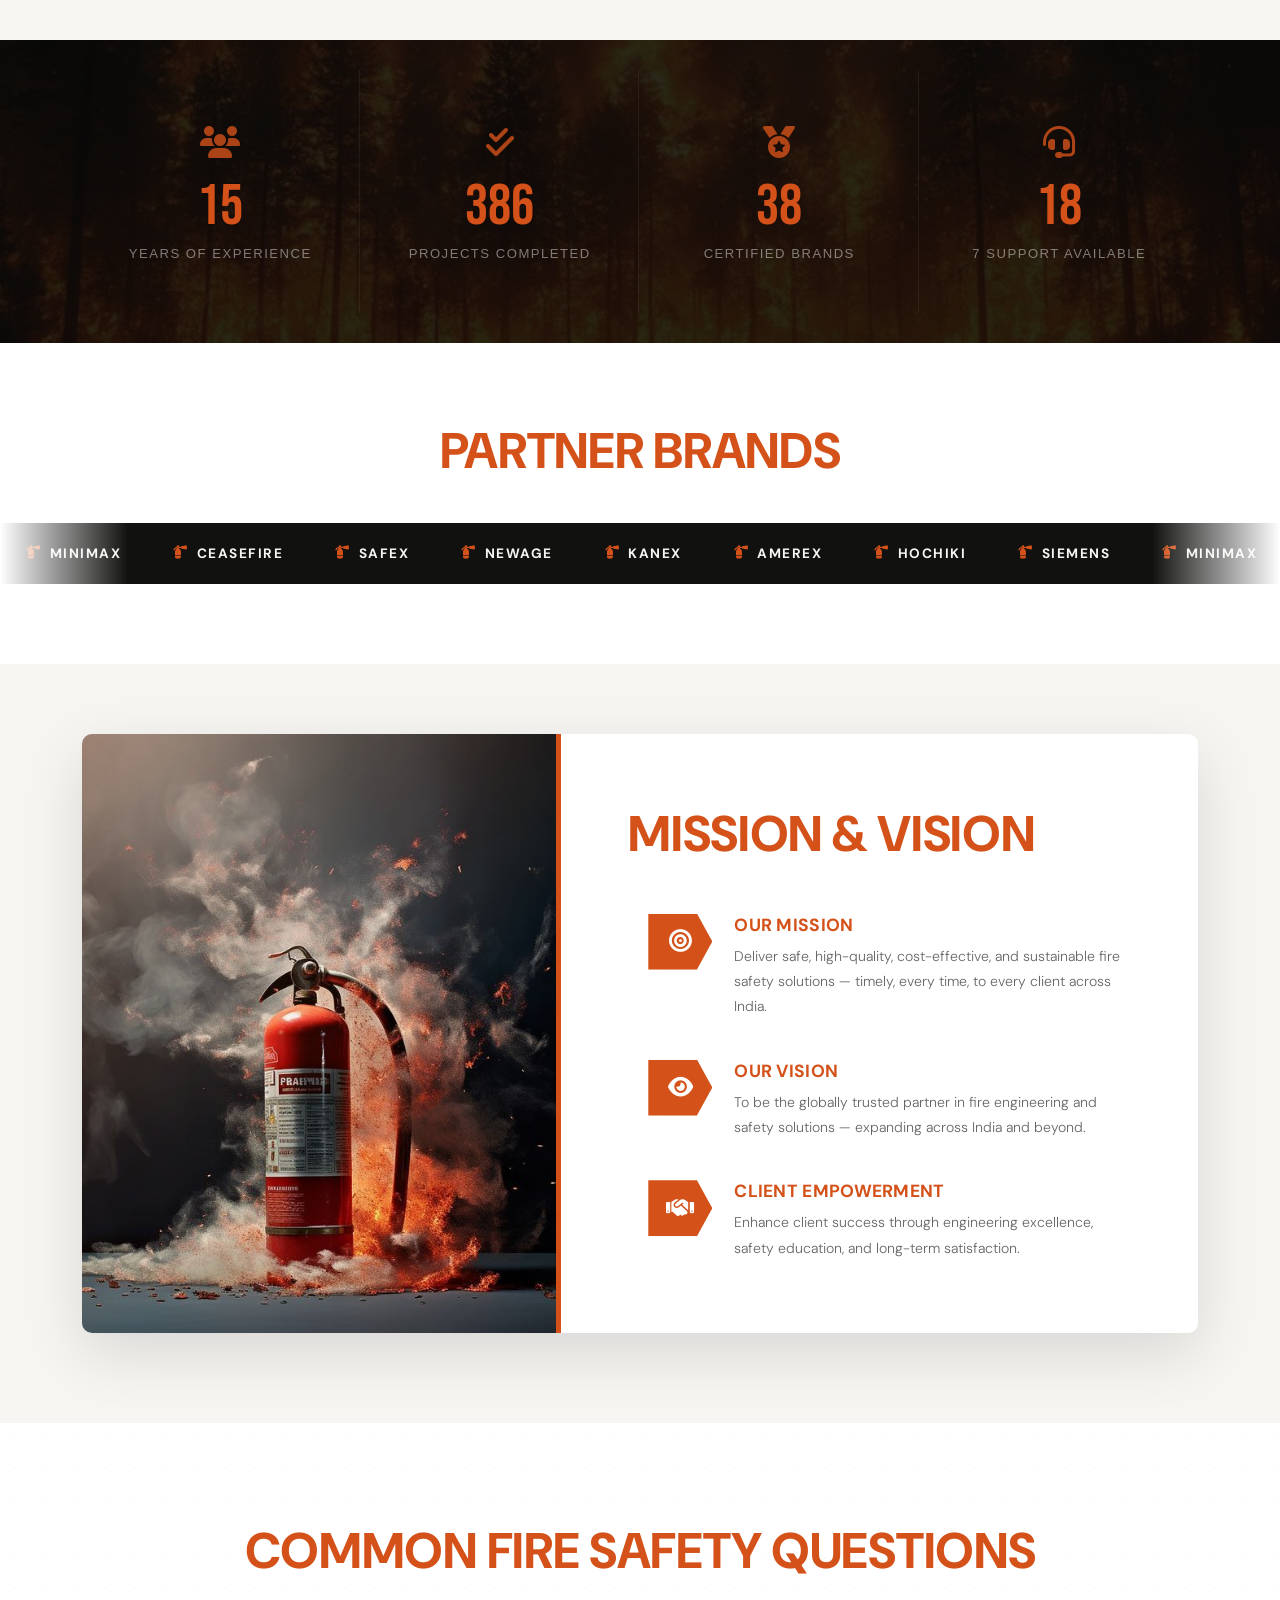
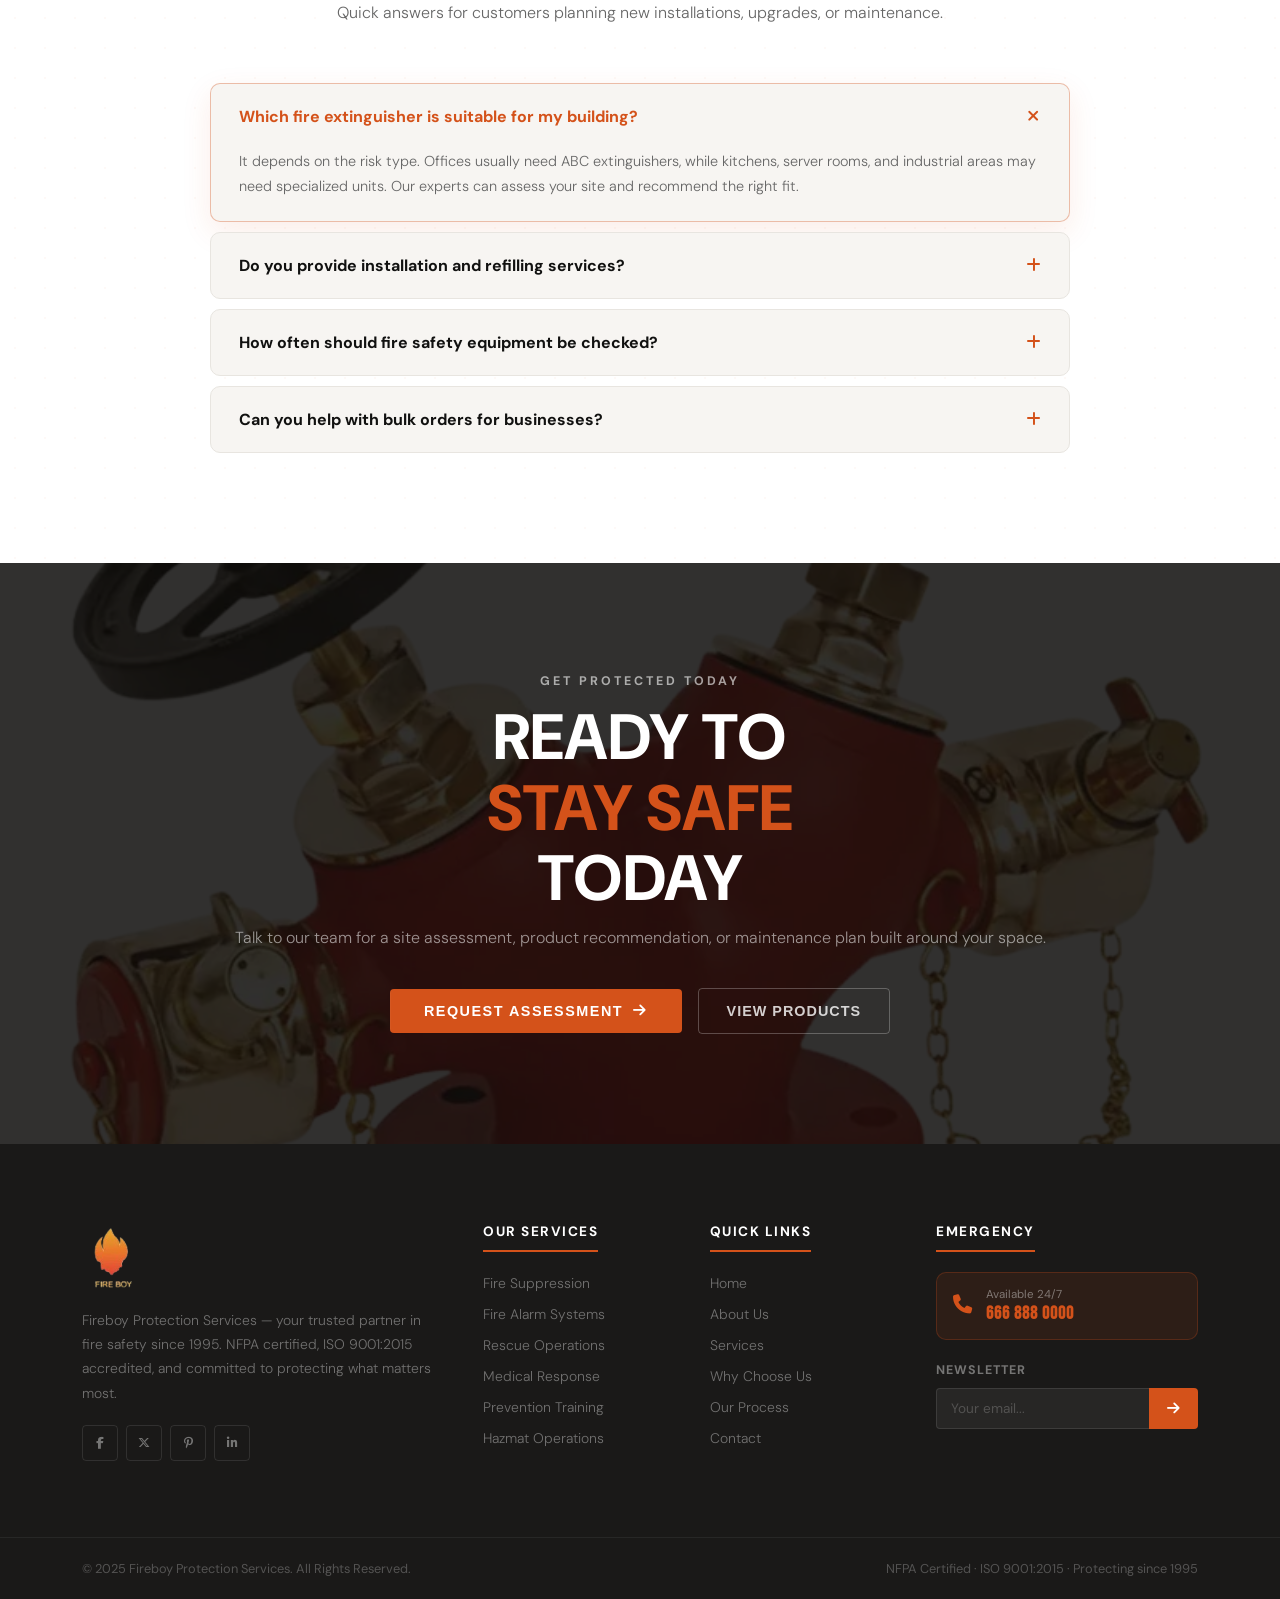
<file: about.html>
<!DOCTYPE html>
<html lang="en">

<head>
  <meta charset="UTF-8" />
  <meta name="viewport" content="width=device-width, initial-scale=1.0" />
  <title>About Us — Fireboy Protection Services</title>
  <link rel="preconnect" href="https://fonts.googleapis.com">
  <link href="https://fonts.googleapis.com/css2?family=Barlow+Condensed:wght@400;600;700;800;900&family=DM+Sans:wght@300;400;500;600&family=Bebas+Neue&display=swap" rel="stylesheet">
  <link rel="stylesheet" href="https://cdnjs.cloudflare.com/ajax/libs/font-awesome/6.5.0/css/all.min.css" />
  <link rel="stylesheet" href="./about.css">
  <link rel="stylesheet" href="./quote.css">
</head>

<body>

  <!-- ======= PAGE LOADER ======= -->
  <div class="page-loader" id="loader">
    <div class="loader-inner">
      <img src="./img/fire-logo.png" alt="Fireboy" class="loader-logo-img" />
      <div class="loader-bar"><div class="loader-fill"></div></div>
    </div>
  </div>

  <!-- ======= NAVBAR ======= -->
  <nav id="navbar">
    <div class="nav-main">
      <div class="nav-inner">
        <a href="./index.html" class="logo">
          <img src="./img/fire-logo.png" alt="Fireboy Logo">
        </a>
        <ul class="nav-links" id="navLinks">
          <li><a href="./index.html">Home</a></li>
          <li><a href="./about.html" class="active">About</a></li>
          <li><a href="./products.html">Products</a></li>    
          <li><a href="./contact.html">Contact</a></li>
        </ul>
        <a href="tel:6668880000" class="nav-cta">
          <span class="cta-body"><strong>Get Quote</strong></span>
        </a>
        <button class="hamburger" id="hamburger" aria-label="Menu">
          <span></span><span></span><span></span>
        </button>
      </div>
    </div>
  </nav>

  <!-- ======= HERO ======= -->
  <section class="about-hero" id="home">
    <div class="about-hero-bg">
      <img src="./img/bg/bg-1.jpg" alt="About Fireboy" />
      <div class="about-hero-overlay"></div>
      <div class="about-hero-grain"></div>
    </div>

    <!-- Animated fire embers -->
    <div class="embers" aria-hidden="true">
      <div class="ember"></div><div class="ember"></div><div class="ember"></div>
      <div class="ember"></div><div class="ember"></div><div class="ember"></div>
      <div class="ember"></div><div class="ember"></div>
    </div>

    <div class="about-hero-body">
      <div class="about-hero-left">
       
        <h1 class="about-hero-h1">
          <span class="line ah-l1">YOUR FIRE</span>
          <span class="line ah-l2"><span class="accent-orange">SAFETY</span></span>
          <span class="line ah-l3">PARTNER</span>
        </h1>
        <p class="about-hero-p">Guided by experienced fire safety professionals with 20+ years of field expertise. BIS certified products, expert consultation, and full lifecycle support — all under one roof.</p>
        <div class="about-hero-actions">
          <a href="./products.html" class="btn-fire">Explore Products <i class="fa-solid fa-arrow-right"></i></a>
          <a href="./contact.html" class="btn-ghost">Book Assessment</a>
        </div>
      </div>

      <div class="about-hero-right">
        <img src="./image-removebg-preview (1).png" alt="">
        
      </div>
    </div>


  </section>

  <!-- ======= TICKER ======= -->
  <div class="ticker-wrap">
    <div class="ticker-track">
      <div class="ticker-item">BIS Certified Products <span class="tdot"></span></div>
      <div class="ticker-item">Site-Fit Guidance <span class="tdot"></span></div>
      <div class="ticker-item">Maintenance Support <span class="tdot"></span></div>
      <div class="ticker-item">AMC Planning <span class="tdot"></span></div>
      <div class="ticker-item">NOC Support <span class="tdot"></span></div>
      <div class="ticker-item">25+ Years Experience <span class="tdot"></span></div>
      <div class="ticker-item">NFPA Certified <span class="tdot"></span></div>
      <div class="ticker-item">ISO 9001:2015 <span class="tdot"></span></div>
      <!-- duplicate for loop -->
      <div class="ticker-item">BIS Certified Products <span class="tdot"></span></div>
      <div class="ticker-item">Site-Fit Guidance <span class="tdot"></span></div>
      <div class="ticker-item">Maintenance Support <span class="tdot"></span></div>
      <div class="ticker-item">AMC Planning <span class="tdot"></span></div>
      <div class="ticker-item">NOC Support <span class="tdot"></span></div>
      <div class="ticker-item">25+ Years Experience <span class="tdot"></span></div>
      <div class="ticker-item">NFPA Certified <span class="tdot"></span></div>
      <div class="ticker-item">ISO 9001:2015 <span class="tdot"></span></div>
    </div>
  </div>

  <!-- ======= APPROACH / CORE PILLARS ======= -->
  <section class="approach-section">
    <div class="container">
      <div class="approach-header fade-up">
        <div>
          <h2 class="section-h2">CLARITY <span class="cat-title-accent">COMPLIANCE</span><br>FAST EXECUTION</h2>
        </div>
        <p class="section-sub">
          We help customers move from confusion to a clear equipment plan that is practical for the site and easy to maintain.
        </p>
      </div>

      <div class="approach-grid">
        <div class="approach-card fade-up" style="--d:0ms">
          <div class="ap-num">01</div>
          <div class="ap-icon"><i class="fa-solid fa-certificate"></i></div>
          <h3>Certified Supply</h3>
          <p>BIS and quality-focused products sourced from trusted fire safety brands for guaranteed performance.</p>
          <div class="ap-bottom"><div class="ap-tag">BIS Certified</div><a href="./contact.html" class="ap-arrow"><i class="fa-solid fa-arrow-right"></i></a></div>
        </div>
        <div class="approach-card fade-up" style="--d:120ms">
          <div class="ap-num">02</div>
          <div class="ap-icon"><i class="fa-solid fa-location-crosshairs"></i></div>
          <h3>Site-Fit Guidance</h3>
          <p>Recommendations based on occupancy, hazard type, access, and fire class — real solutions for real buildings.</p>
          <div class="ap-bottom"><div class="ap-tag">Customised</div><a href="./contact.html" class="ap-arrow"><i class="fa-solid fa-arrow-right"></i></a></div>
        </div>
        <div class="approach-card fade-up" style="--d:240ms">
          <div class="ap-num">03</div>
          <div class="ap-icon"><i class="fa-solid fa-screwdriver-wrench"></i></div>
          <h3>Maintenance Support</h3>
          <p>Refilling, inspections, AMC planning, and full product lifecycle support so you're always protected.</p>
          <div class="ap-bottom"><div class="ap-tag">Full Lifecycle</div><a href="./contact.html" class="ap-arrow"><i class="fa-solid fa-arrow-right"></i></a></div>
        </div>
      </div>
    </div>
  </section>

  <!-- ======= ABOUT COMPANY ======= -->
  <section class="about-company">
    <div class="container">
      <div class="about-panel fade-up">
        
        <div class="about-panel-content">
          
          <h2 class="section-h2">Guided By Experienced Fire Safety <span class="cat-title-accent">Professionals</span></h2>
          <p class="body-txt">We are guided by a young and veteran group of directors having more than a decade of experience in this field. Our team is abundantly acquainted with the fire and safety standards, rules and regulations imposed by the Government of India and International standards.</p>
          <p class="body-txt">Our company is geared, well equipped and collaborated with major multinational brands to provide a high standard of skilled approach with modest services across India.</p>
          <div class="about-panel-feats">
            <div class="apf-item">
              <span class="apf-ic"><i class="fa-solid fa-fire-flame-curved"></i></span>
              <span>Prevent fires<br>before they start</span>
            </div>
            <div class="apf-item">
              <span class="apf-ic"><i class="fa-solid fa-truck-fast"></i></span>
              <span>Rapid response<br>24/7 readiness</span>
            </div>
            <div class="apf-item">
              <span class="apf-ic"><i class="fa-solid fa-shield-halved"></i></span>
              <span>NFPA<br>Certified</span>
            </div>
          </div>
          <!-- <div class="emg-inline">
            <span class="emg-ic"><i class="fa-solid fa-phone-volume"></i></span>
           <div>
              <small>Emergency Hotline — Available 24/7</small>
              <a href="tel:6668880000"><strong>666 888 0000</strong></a>
            </div>
          </div> -->
        </div>
        <div class="about-panel-img">
          <img src="./img/consulting.jpg" alt="Fireboy professionals" />
          <div class="about-panel-badge">
            <span class="apb-num">20</span>
            <span class="apb-lbl">Years<br>Experience</span>
          </div>
        </div>
      </div>
    </div>
  </section>

  <!-- ======= WHY CHOOSE US ======= -->
  <section class="why-us-about">
    <div class="container">
      <div class="why-head fade-up">
        <h2 class="section-h2 center">RELIABLE <span class="cat-title-accent">FIRE SAFETY,</span><br>DELIVERED WITH PRECISION.</h2>
        <p class="why-sub">We combine field expertise, responsive service, and quality-focused execution for every safety requirement.</p>
      </div>

      <div class="why-grid fade-up">
        <div class="why-card">
          <div class="why-icon-wrap purple"><i class="fa-solid fa-users"></i></div>
          <h3>Experience</h3>
          <p>20+ years of field expertise in fire safety installations, audits, and solutions across India.</p>
          <div class="why-accent-bar"></div>
        </div>
        <div class="why-card">
          <div class="why-icon-wrap blue"><i class="fa-solid fa-magnifying-glass"></i></div>
          <h3>Client Focused</h3>
          <p>Tailored solutions built around your specific requirements, site conditions, and budget constraints.</p>
          <div class="why-accent-bar"></div>
        </div>
        <div class="why-card">
          <div class="why-icon-wrap orange"><i class="fa-solid fa-shield-halved"></i></div>
          <h3>Comprehensive</h3>
          <p>A one-stop solution — supply, installation, refilling, AMC, training, and NOC support under one roof.</p>
          <div class="why-accent-bar"></div>
        </div>
        <div class="why-card">
          <div class="why-icon-wrap red"><i class="fa-solid fa-star"></i></div>
          <h3>Quality Assured</h3>
          <p>BIS certified products, internationally compliant standards, and an unwavering commitment to results.</p>
          <div class="why-accent-bar"></div>
        </div>
      </div>

      <!-- Trust bar from home -->
      <div class="trust-bar fade-up">
        <div class="trust-item">
          <i class="fa-solid fa-star"></i><i class="fa-solid fa-star"></i><i class="fa-solid fa-star"></i><i class="fa-solid fa-star"></i><i class="fa-solid fa-star"></i>
          <span>4.9/5 Client Rating</span>
        </div>
        <div class="trust-div"></div>
        <div class="trust-item"><i class="fa-solid fa-shield-halved"></i><span>Zero Compliance Failures</span></div>
        <div class="trust-div"></div>
        <div class="trust-item"><i class="fa-solid fa-award"></i><span>National Safety Award 2023</span></div>
        <div class="trust-div"></div>
        <div class="trust-item"><i class="fa-solid fa-clock"></i><span>98.6% On-Time Response</span></div>
      </div>
    </div>
  </section>

  <!-- ======= STATS SECTION ======= -->
  <section class="stats-about">
    <div class="stats-bg-img">
      <img src="./img/bg/Burning Forest Wallpaper, Wildfire Background, Nature Fire 4k Wallpaper (1).jpg" alt="fire bg" />
      <div class="stats-overlay"></div>
    </div>
    <div class="container">
      <div class="stats-grid">
        <div class="stat-item fade-up" style="--d:0ms">
          <div class="stat-icon"><i class="fa-solid fa-users"></i></div>
          <div class="stat-num" data-target="20">0</div>
          <div class="stat-lbl">Years of Experience</div>
        </div>
        <div class="stat-item fade-up" style="--d:150ms">
          <div class="stat-icon"><i class="fa-solid fa-check-double"></i></div>
          <div class="stat-num" data-target="500">0</div>
          <div class="stat-lbl">Projects Completed</div>
        </div>
        <div class="stat-item fade-up" style="--d:300ms">
          <div class="stat-icon"><i class="fa-solid fa-medal"></i></div>
          <div class="stat-num" data-target="50">0</div>
          <div class="stat-lbl">Certified Brands</div>
        </div>
        <div class="stat-item fade-up" style="--d:450ms">
          <div class="stat-icon"><i class="fa-solid fa-headset"></i></div>
          <div class="stat-num" data-target="24">0</div>
          <div class="stat-lbl">7 Support Available</div>
        </div>
      </div>
    </div>
  </section>

  <!-- ======= BRANDS TICKER ======= -->
  <section class="brands-section">
    <div class="container">
      <div class="brands-head fade-up">
        <h2 class="section-h2 center">Partner <span class="cat-title-accent">Brands</span></h2>
      </div>
    </div>
    <div class="brands-ticker">
      <div class="brands-track">
        <div class="brand-chip"><i class="fa-solid fa-fire-extinguisher"></i> MINIMAX</div>
        <div class="brand-chip"><i class="fa-solid fa-fire-extinguisher"></i> CEASEFIRE</div>
        <div class="brand-chip"><i class="fa-solid fa-fire-extinguisher"></i> SAFEX</div>
        <div class="brand-chip"><i class="fa-solid fa-fire-extinguisher"></i> NEWAGE</div>
        <div class="brand-chip"><i class="fa-solid fa-fire-extinguisher"></i> KANEX</div>
        <div class="brand-chip"><i class="fa-solid fa-fire-extinguisher"></i> AMEREX</div>
        <div class="brand-chip"><i class="fa-solid fa-fire-extinguisher"></i> HOCHIKI</div>
        <div class="brand-chip"><i class="fa-solid fa-fire-extinguisher"></i> SIEMENS</div>
        <div class="brand-chip"><i class="fa-solid fa-fire-extinguisher"></i> MINIMAX</div>
        <div class="brand-chip"><i class="fa-solid fa-fire-extinguisher"></i> CEASEFIRE</div>
        <div class="brand-chip"><i class="fa-solid fa-fire-extinguisher"></i> SAFEX</div>
        <div class="brand-chip"><i class="fa-solid fa-fire-extinguisher"></i> NEWAGE</div>
        <div class="brand-chip"><i class="fa-solid fa-fire-extinguisher"></i> KANEX</div>
        <div class="brand-chip"><i class="fa-solid fa-fire-extinguisher"></i> AMEREX</div>
        <div class="brand-chip"><i class="fa-solid fa-fire-extinguisher"></i> HOCHIKI</div>
        <div class="brand-chip"><i class="fa-solid fa-fire-extinguisher"></i> SIEMENS</div>
      </div>
    </div>
  </section>

  <!-- ======= MISSION VISION ======= -->
  <section class="mv-section">
    <div class="container">
      <div class="mv-panel fade-up">
        <div class="mv-img-col">
          <img src="./img/fire2.jpg" alt="Fire safety consultation" />
          <div class="mv-img-overlay"></div>
        </div>
        <div class="mv-content">
          
          <h2 class="section-h2">Mission &amp; Vision </h2>

          <article class="mv-item">
            <div class="mv-badge"><i class="fa-solid fa-bullseye"></i></div>
            <div>
              <h3>Our Mission</h3>
              <p>Deliver safe, high-quality, cost-effective, and sustainable fire safety solutions — timely, every time, to every client across India.</p>
            </div>
          </article>
          <article class="mv-item">
            <div class="mv-badge"><i class="fa-solid fa-eye"></i></div>
            <div>
              <h3>Our Vision</h3>
              <p>To be the globally trusted partner in fire engineering and safety solutions — expanding across India and beyond.</p>
            </div>
          </article>
          <article class="mv-item">
            <div class="mv-badge"><i class="fa-solid fa-handshake"></i></div>
            <div>
              <h3>Client Empowerment</h3>
              <p>Enhance client success through engineering excellence, safety education, and long-term satisfaction.</p>
            </div>
          </article>
        </div>
      </div>
    </div>
  </section>

  <!-- ======= FAQ ======= -->
  <section class="faq-section">
    <div class="container">
      <div class="faq-header fade-up">
        <h2 class="section-h2 center">COMMON FIRE SAFETY <span class="cat-title-accent">QUESTIONS</span></h2>
        <p class="why-sub">Quick answers for customers planning new installations, upgrades, or maintenance.</p>
      </div>

      <div class="faq-list">
        <details class="faq-item fade-up" open>
          <summary>Which fire extinguisher is suitable for my building?<span class="faq-icon"><i class="fa-solid fa-plus"></i></span></summary>
          <div class="faq-body"><p>It depends on the risk type. Offices usually need ABC extinguishers, while kitchens, server rooms, and industrial areas may need specialized units. Our experts can assess your site and recommend the right fit.</p></div>
        </details>
        <details class="faq-item fade-up" style="--d:100ms">
          <summary>Do you provide installation and refilling services?<span class="faq-icon"><i class="fa-solid fa-plus"></i></span></summary>
          <div class="faq-body"><p>Yes. We support product supply, installation guidance, extinguisher refilling, inspection, and annual maintenance contracts across all major cities in India.</p></div>
        </details>
        <details class="faq-item fade-up" style="--d:200ms">
          <summary>How often should fire safety equipment be checked?<span class="faq-icon"><i class="fa-solid fa-plus"></i></span></summary>
          <div class="faq-body"><p>Basic visual checks should happen regularly, and professional inspection or maintenance should be scheduled at least once a year to comply with BIS standards and local fire authority regulations.</p></div>
        </details>
        <details class="faq-item fade-up" style="--d:300ms">
          <summary>Can you help with bulk orders for businesses?<span class="faq-icon"><i class="fa-solid fa-plus"></i></span></summary>
          <div class="faq-body"><p>Yes. We can recommend product quantities, organize delivery schedules, and support commercial or industrial fire safety requirements with dedicated account management.</p></div>
        </details>
      </div>
    </div>
  </section>

  <!-- ======= CTA BAND ======= -->
  <section class="cta-band">
    <div class="cta-bg">
      <img src="./img/Double-Headed-Hydrant-Valve_pro.webp" alt="" />
      <div class="cta-overlay"></div>
    </div>
    <!-- Ember particles -->
    <div class="cta-embers" aria-hidden="true">
      <div class="c-ember"></div><div class="c-ember"></div><div class="c-ember"></div>
      <div class="c-ember"></div><div class="c-ember"></div><div class="c-ember"></div>
    </div>
    <div class="cta-body fade-up">
      <span class="eyebrow-tag center light">Get Protected Today</span>
      <h2>READY TO<br><em>STAY SAFE</em><br>TODAY</h2>
      <p>Talk to our team for a site assessment, product recommendation, or maintenance plan built around your space.</p>
      <div class="cta-actions">
        <a href="./contact.html" class="btn-fire">Request Assessment <i class="fa-solid fa-arrow-right"></i></a>
        <a href="./products.html" class="btn-ghost-light">View Products</a>
      </div>
    </div>
  </section>

  <!-- ======= FOOTER ======= -->
  <footer class="footer">
    <div class="footer-top">
      <div class="container footer-grid">
        <div class="footer-about">
          <a href="./index.html" class="logo footer-logo">
            <img src="./img/fire-logo.png" alt="Fireboy Logo">
          </a>
          <p>Fireboy Protection Services — your trusted partner in fire safety since 1995. NFPA certified, ISO 9001:2015 accredited, and committed to protecting what matters most.</p>
          <div class="f-socials">
            <a href="#" aria-label="Facebook"><i class="fa-brands fa-facebook-f"></i></a>
            <a href="#" aria-label="Twitter"><i class="fa-brands fa-x-twitter"></i></a>
            <a href="#" aria-label="Pinterest"><i class="fa-brands fa-pinterest-p"></i></a>
            <a href="#" aria-label="LinkedIn"><i class="fa-brands fa-linkedin-in"></i></a>
          </div>
        </div>
        <div class="footer-col">
          <h5>Our Services</h5>
          <ul>
            <li><a href="./index.html#categories">Fire Suppression</a></li>
            <li><a href="./index.html#categories">Fire Alarm Systems</a></li>
            <li><a href="./index.html#categories">Rescue Operations</a></li>
            <li><a href="./index.html#categories">Medical Response</a></li>
            <li><a href="./index.html#categories">Prevention Training</a></li>
            <li><a href="./index.html#categories">Hazmat Operations</a></li>
          </ul>
        </div>
        <div class="footer-col">
          <h5>Quick Links</h5>
          <ul>
            <li><a href="./index.html">Home</a></li>
            <li><a href="./about.html">About Us</a></li>
            <li><a href="./index.html#categories">Services</a></li>
            <li><a href="./index.html#why-us">Why Choose Us</a></li>
            <li><a href="./index.html#process">Our Process</a></li>
            <li><a href="./contact.html">Contact</a></li>
          </ul>
        </div>
        <div class="footer-col">
          <h5>Emergency</h5>
          <div class="f-emg">
            <span><i class="fa-solid fa-phone"></i></span>
            <div><small>Available 24/7</small><strong>666 888 0000</strong></div>
          </div>
          <p class="f-news-lbl">Newsletter</p>
          <div class="f-news">
            <input type="email" placeholder="Your email..." />
            <button aria-label="Subscribe"><i class="fa-solid fa-arrow-right"></i></button>
          </div>
        </div>
      </div>
    </div>
    <div class="footer-bottom">
      <div class="container f-bot-inner">
        <p>&copy; 2025 Fireboy Protection Services. All Rights Reserved.</p>
        <p>NFPA Certified &middot; ISO 9001:2015 &middot; Protecting since 1995</p>
      </div>
    </div>
  </footer>

  <a href="#home" class="scroll-top" id="scrollTop" aria-label="Back to top"><i class="fa-solid fa-arrow-up"></i></a>

  <script>
    // PAGE LOADER
    window.addEventListener('load', () => {
      setTimeout(() => {
        document.getElementById('loader').classList.add('hidden');
      }, 900);
    });

    // NAVBAR
    window.addEventListener('scroll', () => {
      const nav = document.getElementById('navbar');
      nav.classList.toggle('scrolled', window.scrollY > 60);
      document.getElementById('scrollTop').classList.toggle('visible', window.scrollY > 300);
    });

    // HAMBURGER
    const hamburger = document.getElementById('hamburger');
    const navLinks = document.getElementById('navLinks');
    hamburger.addEventListener('click', () => {
      hamburger.classList.toggle('active');
      navLinks.classList.toggle('open');
    });

    // SCROLL REVEAL
    const observer = new IntersectionObserver(entries => {
      entries.forEach(e => {
        if (e.isIntersecting) {
          const delay = e.target.style.getPropertyValue('--d') || '0ms';
          setTimeout(() => e.target.classList.add('in'), parseInt(delay));
        }
      });
    }, { threshold: 0.1 });
    document.querySelectorAll('.fade-up, .fade-left, .fade-right').forEach(el => observer.observe(el));

    // COUNTER ANIMATION
    function animateCounter(el) {
      const target = +el.getAttribute('data-target');
      const duration = 1800;
      const step = target / (duration / 16);
      let current = 0;
      const timer = setInterval(() => {
        current += step;
        if (current >= target) {
          el.textContent = target;
          clearInterval(timer);
        } else {
          el.textContent = Math.floor(current);
        }
      }, 16);
    }

    const statObs = new IntersectionObserver(entries => {
      entries.forEach(e => {
        if (e.isIntersecting) {
          animateCounter(e.target);
          statObs.unobserve(e.target);
        }
      });
    }, { threshold: 0.5 });
    document.querySelectorAll('.stat-num[data-target]').forEach(el => statObs.observe(el));

    // FAQ — close others on open
    document.querySelectorAll('.faq-item').forEach(item => {
      item.addEventListener('toggle', () => {
        if (item.open) {
          document.querySelectorAll('.faq-item').forEach(other => {
            if (other !== item) other.removeAttribute('open');
          });
        }
      });
    });
  </script>
<script src="./quote.js"></script>
</body>
</html>
</file>
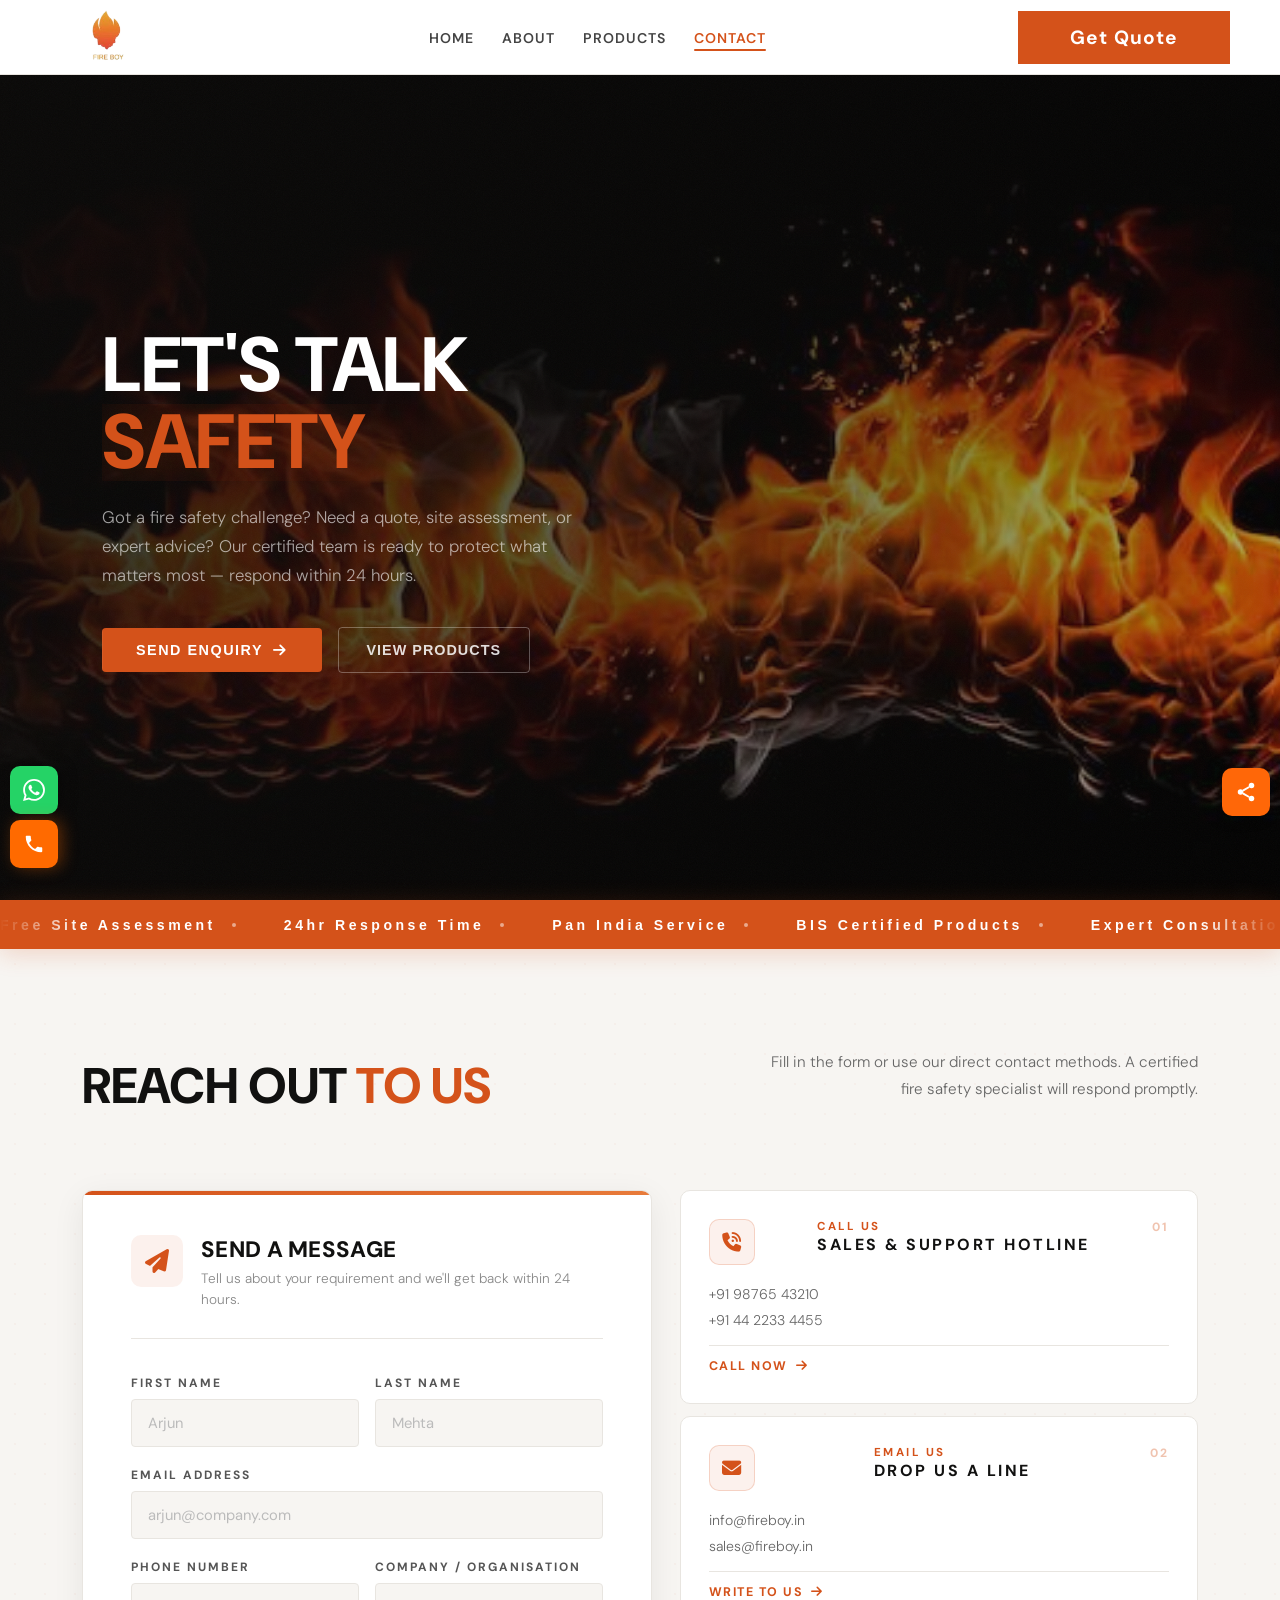
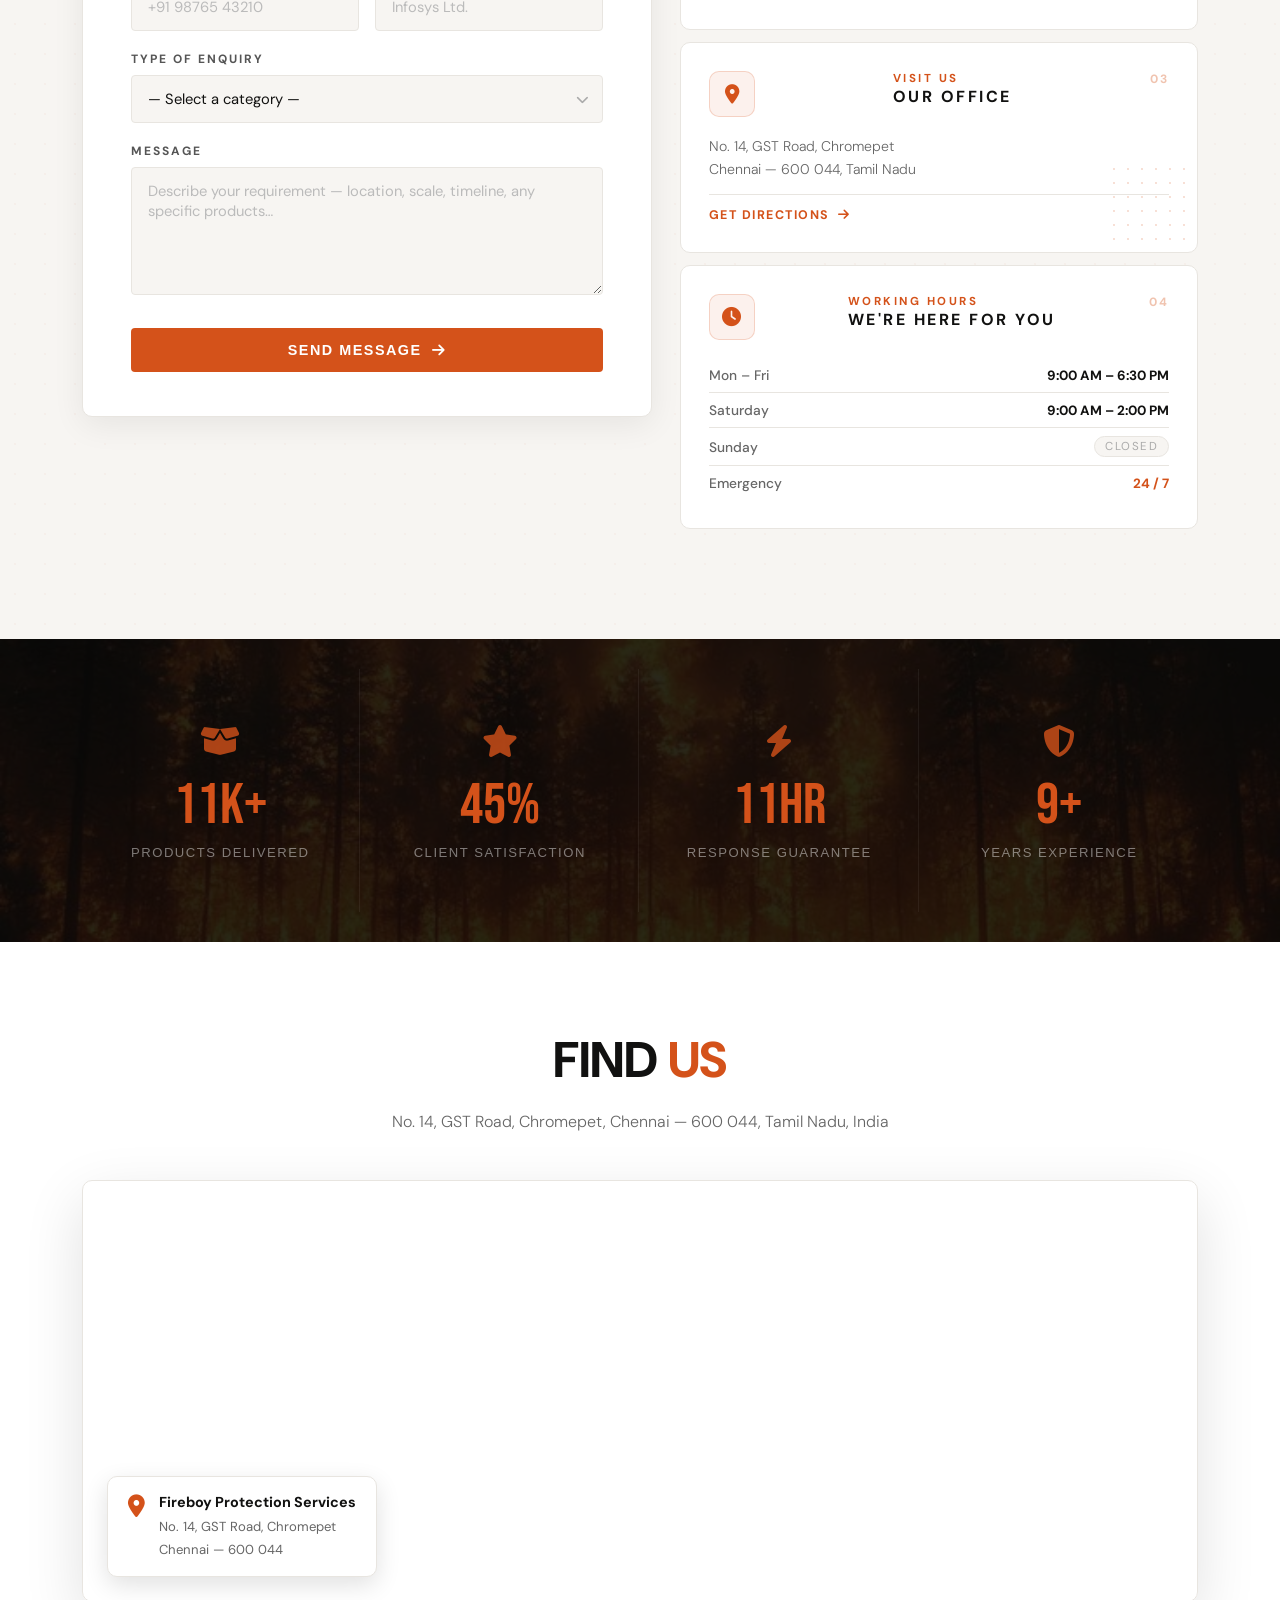
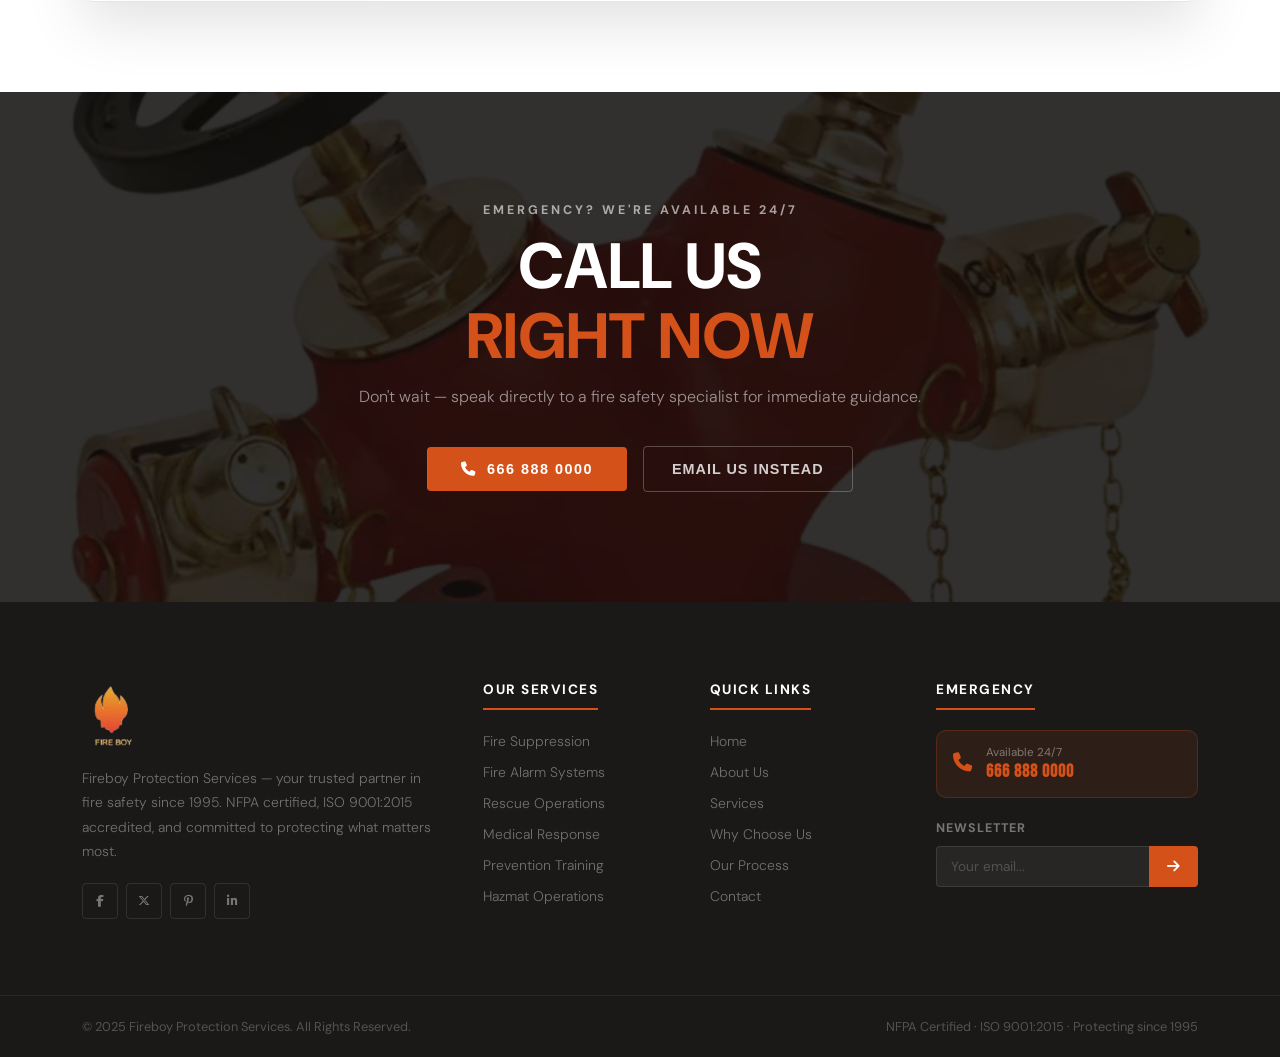
<file: contact.html>
<!DOCTYPE html>
<html lang="en">

<head>
  <meta charset="UTF-8" />
  <meta name="viewport" content="width=device-width, initial-scale=1.0" />
  <title>Contact — Fireboy Protection Services</title>
  <link rel="preconnect" href="https://fonts.googleapis.com">
  <link href="https://fonts.googleapis.com/css2?family=Barlow+Condensed:wght@400;600;700;800;900&family=DM+Sans:wght@300;400;500;600&family=Bebas+Neue&display=swap" rel="stylesheet">
  <link rel="stylesheet" href="https://cdnjs.cloudflare.com/ajax/libs/font-awesome/6.5.0/css/all.min.css" />
  <link rel="stylesheet" href="./contact.css">
  <link rel="stylesheet" href="./quote.css">
</head>

<body>

<!-- ======= PAGE LOADER ======= -->
<div class="page-loader" id="loader">
  <div class="loader-inner">
    <img src="./img/fire-logo.png" alt="Fireboy" class="loader-logo-img" />
    <div class="loader-bar"><div class="loader-fill"></div></div>
  </div>
</div>

<!-- ======= NAVBAR ======= -->
<nav id="navbar">
  <div class="nav-main">
    <div class="nav-inner">
      <a href="./index.html" class="logo">
        <img src="./img/fire-logo.png" alt="Fireboy Logo">
      </a>
      <ul class="nav-links" id="navLinks">
        <li><a href="./index.html">Home</a></li>
        <li><a href="./about.html">About</a></li>
        <li><a href="./products.html">Products</a></li>
        <li><a href="./contact.html" class="active">Contact</a></li>
      </ul>
      <a href="#quote" class="nav-cta">
        <span class="cta-body"><strong>Get Quote</strong></span>
      </a>
      <button class="hamburger" id="hamburger" aria-label="Menu">
        <span></span><span></span><span></span>
      </button>
    </div>
  </div>
</nav>

<!-- ======= HERO ======= -->
<section class="contact-hero" id="home">
  <div class="contact-hero-bg">
    <img src="./img/bg/bg-1.jpg" alt="Contact Fireboy" />
    <div class="contact-hero-overlay"></div>
    <div class="contact-hero-grain"></div>
  </div>

  <!-- Animated fire embers -->
  <div class="embers" aria-hidden="true">
    <div class="ember"></div><div class="ember"></div><div class="ember"></div>
    <div class="ember"></div><div class="ember"></div><div class="ember"></div>
    <div class="ember"></div><div class="ember"></div>
  </div>

  <div class="contact-hero-body">
    <div class="contact-hero-left">
      
      <h1 class="contact-hero-h1">
        <span class="line ch-l1">LET'S TALK</span>
        <span class="line ch-l2"><span class="accent-orange">SAFETY</span></span>
      
      </h1>
      <p class="contact-hero-p">Got a fire safety challenge? Need a quote, site assessment, or expert advice? Our certified team is ready to protect what matters most — respond within 24 hours.</p>
      <div class="contact-hero-actions">
        <a href="#contact-form" class="btn-fire">Send Enquiry <i class="fa-solid fa-arrow-right"></i></a>
        <a href="./products.html" class="btn-ghost">View Products</a>
      </div>
    </div>

    <div class="contact-hero-right">
      <div class="hero-info-stack">
        
      </div>
    </div>
  </div>
</section>

<!-- ======= TICKER ======= -->
<div class="ticker-wrap">
  <div class="ticker-track">
    <div class="ticker-item">Free Site Assessment <span class="tdot"></span></div>
    <div class="ticker-item">24hr Response Time <span class="tdot"></span></div>
    <div class="ticker-item">Pan India Service <span class="tdot"></span></div>
    <div class="ticker-item">BIS Certified Products <span class="tdot"></span></div>
    <div class="ticker-item">Expert Consultation <span class="tdot"></span></div>
    <div class="ticker-item">NOC Support <span class="tdot"></span></div>
    <div class="ticker-item">AMC Planning <span class="tdot"></span></div>
    <div class="ticker-item">NFPA Certified <span class="tdot"></span></div>
    <!-- duplicate -->
    <div class="ticker-item">Free Site Assessment <span class="tdot"></span></div>
    <div class="ticker-item">24hr Response Time <span class="tdot"></span></div>
    <div class="ticker-item">Pan India Service <span class="tdot"></span></div>
    <div class="ticker-item">BIS Certified Products <span class="tdot"></span></div>
    <div class="ticker-item">Expert Consultation <span class="tdot"></span></div>
    <div class="ticker-item">NOC Support <span class="tdot"></span></div>
    <div class="ticker-item">AMC Planning <span class="tdot"></span></div>
    <div class="ticker-item">NFPA Certified <span class="tdot"></span></div>
  </div>
</div>

<!-- ======= CONTACT SECTION ======= -->
<section class="contact-section" id="contact-form">
  <div class="container">
    <div class="contact-header fade-up">
      <div>
        <h2 class="section-h2">REACH OUT <span class="cat-title-accent">TO US</span></h2>
      </div>
      <p class="section-sub">Fill in the form or use our direct contact methods. A certified fire safety specialist will respond promptly.</p>
    </div>

    <div class="contact-grid">

      <!-- ── FORM COLUMN ── -->
      <div class="contact-form-col fade-up" style="--d:0ms">
        <div class="form-panel">
          <div class="form-panel-header">
            <div class="fp-icon"><i class="fa-solid fa-paper-plane"></i></div>
            <div>
              <h3>SEND A MESSAGE</h3>
              <p>Tell us about your requirement and we'll get back within 24 hours.</p>
            </div>
          </div>

          <form id="contactForm" onsubmit="handleSubmit(event)" novalidate>
            <div class="form-row-2">
              <div class="form-group">
                <label>First Name</label>
                <input type="text" placeholder="Arjun" required />
              </div>
              <div class="form-group">
                <label>Last Name</label>
                <input type="text" placeholder="Mehta" required />
              </div>
            </div>

            <div class="form-group">
              <label>Email Address</label>
              <input type="email" placeholder="arjun@company.com" required />
            </div>

            <div class="form-row-2">
              <div class="form-group">
                <label>Phone Number</label>
                <input type="tel" placeholder="+91 98765 43210" />
              </div>
              <div class="form-group">
                <label>Company / Organisation</label>
                <input type="text" placeholder="Infosys Ltd." />
              </div>
            </div>

            <div class="form-group">
              <label>Type of Enquiry</label>
              <div class="select-wrap">
                <select>
                  <option value="">— Select a category —</option>
                  <option>Fire Extinguishers</option>
                  <option>Fire Hydrant Systems</option>
                  <option>Fire Detection &amp; Alarms</option>
                  <option>Suppression Systems</option>
                  <option>AMC / Maintenance</option>
                  <option>Site Assessment</option>
                  <option>Bulk / Institutional Order</option>
                  <option>Other</option>
                </select>
                <span class="select-arrow"><i class="fa-solid fa-chevron-down"></i></span>
              </div>
            </div>

            <div class="form-group">
              <label>Message</label>
              <textarea placeholder="Describe your requirement — location, scale, timeline, any specific products…" rows="5"></textarea>
            </div>

            <button type="submit" class="btn-fire form-submit-btn">
              Send Message <i class="fa-solid fa-arrow-right"></i>
            </button>
          </form>
        </div>
      </div>

      <!-- ── INFO COLUMN ── -->
      <div class="contact-info-col fade-up" style="--d:150ms">

        <div class="info-card">
          <div class="ic-top">
            <div class="ic-icon"><i class="fa-solid fa-phone-volume"></i></div>
            <div class="ic-label">Call Us
              <h4 class="ic-title">Sales &amp; Support Hotline</h4>
            </div>
          
            <span class="ic-num">01</span>
          </div>
          
          <div class="ic-vals">
            <a href="tel:+919876543210">+91 98765 43210</a>
            <a href="tel:+914422334455">+91 44 2233 4455</a>
          </div>
          <a href="tel:+919876543210" class="ic-cta">Call Now <i class="fa-solid fa-arrow-right"></i></a>
        </div>

        <div class="info-card">
          <div class="ic-top">
            <div class="ic-icon"><i class="fa-solid fa-envelope"></i></div>
             <div class="ic-label">Email Us <h4 class="ic-title">Drop Us a Line</h4></div>
            <span class="ic-num">02</span>
          </div>
         
          
          <div class="ic-vals">
            <a href="mailto:info@fireboy.in">info@fireboy.in</a>
            <a href="mailto:sales@fireboy.in">sales@fireboy.in</a>
          </div>
          <a href="mailto:info@fireboy.in" class="ic-cta">Write to Us <i class="fa-solid fa-arrow-right"></i></a>
        </div>

        <div class="info-card">
          <div class="ic-top">
            <div class="ic-icon"><i class="fa-solid fa-location-dot"></i></div>
            <div class="ic-label">Visit Us <h4 class="ic-title">Our Office</h4></div>
            <span class="ic-num">03</span>
          </div>
          
          
          <div class="ic-vals">
            <span>No. 14, GST Road, Chromepet<br />Chennai — 600 044, Tamil Nadu</span>
          </div>
          <a href="#" class="ic-cta">Get Directions <i class="fa-solid fa-arrow-right"></i></a>
          <div class="ic-map-dots"></div>
        </div>

        <div class="info-card info-card--hours">
          <div class="ic-top">
            <div class="ic-icon"><i class="fa-solid fa-clock"></i></div>
              <div class="ic-label">Working Hours <h4 class="ic-title">We're Here For You</h4></div>
            <span class="ic-num">04</span>
          </div>
        
          
          <div class="hours-grid">
            <div class="hour-row">
              <span class="hour-day">Mon – Fri</span>
              <span class="hour-time">9:00 AM – 6:30 PM</span>
            </div>
            <div class="hour-row">
              <span class="hour-day">Saturday</span>
              <span class="hour-time">9:00 AM – 2:00 PM</span>
            </div>
            <div class="hour-row">
              <span class="hour-day">Sunday</span>
              <span class="hour-badge">Closed</span>
            </div>
            <div class="hour-row">
              <span class="hour-day">Emergency</span>
              <span class="hour-time emrg">24 / 7</span>
            </div>
          </div>
        </div>

      </div>
    </div>
  </div>
</section>

<!-- ======= STATS SECTION ======= -->
<section class="stats-contact">
  <div class="stats-bg-img">
    <img src="./img/bg/Burning Forest Wallpaper, Wildfire Background, Nature Fire 4k Wallpaper (1).jpg" alt="fire bg" />
    <div class="stats-overlay"></div>
  </div>
  <div class="container">
    <div class="stats-grid">
      <div class="stat-item fade-up" style="--d:0ms">
        <div class="stat-icon"><i class="fa-solid fa-box-open"></i></div>
        <div class="stat-num" data-target="25000" data-suffix="K+">0</div>
        <div class="stat-lbl">Products Delivered</div>
      </div>
      <div class="stat-item fade-up" style="--d:150ms">
        <div class="stat-icon"><i class="fa-solid fa-star"></i></div>
        <div class="stat-num" data-target="98" data-suffix="%">0</div>
        <div class="stat-lbl">Client Satisfaction</div>
      </div>
      <div class="stat-item fade-up" style="--d:300ms">
        <div class="stat-icon"><i class="fa-solid fa-bolt"></i></div>
        <div class="stat-num" data-target="24" data-suffix="hr">0</div>
        <div class="stat-lbl">Response Guarantee</div>
      </div>
      <div class="stat-item fade-up" style="--d:450ms">
        <div class="stat-icon"><i class="fa-solid fa-shield-halved"></i></div>
        <div class="stat-num" data-target="20" data-suffix="+">0</div>
        <div class="stat-lbl">Years Experience</div>
      </div>
    </div>
  </div>
</section>

<!-- ======= MAP SECTION ======= -->
<section class="map-section">
  <div class="container">
    <div class="map-header fade-up">
      <h2 class="section-h2 center">FIND <span class="cat-title-accent">US</span></h2>
      <p class="why-sub">No. 14, GST Road, Chromepet, Chennai — 600 044, Tamil Nadu, India</p>
    </div>
    <div class="map-embed fade-up">
      <iframe
        src="https://www.google.com/maps/embed?pb=!1m18!1m12!1m3!1d3888.0!2d80.14!3d12.95!2m3!1f0!2f0!3f0!3m2!1i1024!2i768!4f13.1!3m3!1m2!1s0x0%3A0x0!2zMTLCsDU3JzAwLjAiTiA4MMKwMDgnMjQuMCJF!5e0!3m2!1sen!2sin!4v1600000000000!5m2!1sen!2sin"
        width="100%" height="420" style="border:0;" allowfullscreen="" loading="lazy"
        referrerpolicy="no-referrer-when-downgrade" title="Fireboy office location"></iframe>
      <div class="map-pin-overlay">
        <div class="map-pin-card">
          <i class="fa-solid fa-location-dot"></i>
          <div>
            <strong>Fireboy Protection Services</strong>
            <span>No. 14, GST Road, Chromepet<br>Chennai — 600 044</span>
          </div>
        </div>
      </div>
    </div>
  </div>
</section>

<!-- ======= CTA BAND ======= -->
<section class="cta-band">
  <div class="cta-bg">
    <img src="./img/Double-Headed-Hydrant-Valve_pro.webp" alt="" />
    <div class="cta-overlay"></div>
  </div>
  <div class="cta-embers" aria-hidden="true">
    <div class="c-ember"></div><div class="c-ember"></div><div class="c-ember"></div>
    <div class="c-ember"></div><div class="c-ember"></div><div class="c-ember"></div>
  </div>
  <div class="cta-body fade-up">
    <span class="eyebrow-tag center light">Emergency? We're Available 24/7</span>
    <h2>CALL US<br><em>RIGHT NOW</em></h2>
    <p>Don't wait — speak directly to a fire safety specialist for immediate guidance.</p>
    <div class="cta-actions">
      <a href="tel:6668880000" class="btn-fire"><i class="fa-solid fa-phone"></i> 666 888 0000</a>
      <a href="mailto:info@fireboy.in" class="btn-ghost-light">Email Us Instead</a>
    </div>
  </div>
</section>

<!-- ======= FOOTER ======= -->
<footer class="footer">
  <div class="footer-top">
    <div class="container footer-grid">
      <div class="footer-about">
        <a href="./index.html" class="logo footer-logo">
          <img src="./img/fire-logo.png" alt="Fireboy Logo">
        </a>
        <p>Fireboy Protection Services — your trusted partner in fire safety since 1995. NFPA certified, ISO 9001:2015 accredited, and committed to protecting what matters most.</p>
        <div class="f-socials">
          <a href="#" aria-label="Facebook"><i class="fa-brands fa-facebook-f"></i></a>
          <a href="#" aria-label="Twitter"><i class="fa-brands fa-x-twitter"></i></a>
          <a href="#" aria-label="Pinterest"><i class="fa-brands fa-pinterest-p"></i></a>
          <a href="#" aria-label="LinkedIn"><i class="fa-brands fa-linkedin-in"></i></a>
        </div>
      </div>
      <div class="footer-col">
        <h5>Our Services</h5>
        <ul>
          <li><a href="./index.html#categories">Fire Suppression</a></li>
          <li><a href="./index.html#categories">Fire Alarm Systems</a></li>
          <li><a href="./index.html#categories">Rescue Operations</a></li>
          <li><a href="./index.html#categories">Medical Response</a></li>
          <li><a href="./index.html#categories">Prevention Training</a></li>
          <li><a href="./index.html#categories">Hazmat Operations</a></li>
        </ul>
      </div>
      <div class="footer-col">
        <h5>Quick Links</h5>
        <ul>
          <li><a href="./index.html">Home</a></li>
          <li><a href="./about.html">About Us</a></li>
          <li><a href="./index.html#categories">Services</a></li>
          <li><a href="./index.html#why-us">Why Choose Us</a></li>
          <li><a href="./index.html#process">Our Process</a></li>
          <li><a href="./contact.html">Contact</a></li>
        </ul>
      </div>
      <div class="footer-col">
        <h5>Emergency</h5>
        <div class="f-emg">
          <span><i class="fa-solid fa-phone"></i></span>
          <div><small>Available 24/7</small><strong>666 888 0000</strong></div>
        </div>
        <p class="f-news-lbl">Newsletter</p>
        <div class="f-news">
          <input type="email" placeholder="Your email..." />
          <button aria-label="Subscribe"><i class="fa-solid fa-arrow-right"></i></button>
        </div>
      </div>
    </div>
  </div>
  <div class="footer-bottom">
    <div class="container f-bot-inner">
      <p>&copy; 2025 Fireboy Protection Services. All Rights Reserved.</p>
      <p>NFPA Certified &middot; ISO 9001:2015 &middot; Protecting since 1995</p>
    </div>
  </div>
</footer>

<a href="#home" class="scroll-top" id="scrollTop" aria-label="Back to top"><i class="fa-solid fa-arrow-up"></i></a>

<!-- TOAST -->
<div class="toast-msg" id="toastMsg"><i class="fa-solid fa-circle-check"></i> Message sent! We'll respond within 24 hours.</div>



<script>
  // PAGE LOADER
  window.addEventListener('load', () => {
    setTimeout(() => document.getElementById('loader').classList.add('hidden'), 900);
  });

  // NAVBAR
  window.addEventListener('scroll', () => {
    const nav = document.getElementById('navbar');
    nav.classList.toggle('scrolled', window.scrollY > 60);
    document.getElementById('scrollTop').classList.toggle('visible', window.scrollY > 300);
  });

  // HAMBURGER
  const hamburger = document.getElementById('hamburger');
  const navLinks = document.getElementById('navLinks');
  hamburger.addEventListener('click', () => {
    hamburger.classList.toggle('active');
    navLinks.classList.toggle('open');
  });

  // SCROLL REVEAL
  const observer = new IntersectionObserver(entries => {
    entries.forEach(e => {
      if (e.isIntersecting) {
        const delay = e.target.style.getPropertyValue('--d') || '0ms';
        setTimeout(() => e.target.classList.add('in'), parseInt(delay));
      }
    });
  }, { threshold: 0.1 });
  document.querySelectorAll('.fade-up, .fade-left, .fade-right').forEach(el => observer.observe(el));

  // COUNTER ANIMATION
  function animateCounter(el) {
    const target = +el.getAttribute('data-target');
    const suffix = el.getAttribute('data-suffix') || '';
    const isLarge = target > 1000;
    const displayTarget = isLarge ? Math.round(target/1000) : target;
    const displaySuffix = isLarge ? 'K+' : suffix;
    const duration = 1800;
    const step = displayTarget / (duration / 16);
    let current = 0;
    const timer = setInterval(() => {
      current += step;
      if (current >= displayTarget) {
        el.textContent = displayTarget + displaySuffix;
        clearInterval(timer);
      } else {
        el.textContent = Math.floor(current) + displaySuffix;
      }
    }, 16);
  }

  const statObs = new IntersectionObserver(entries => {
    entries.forEach(e => {
      if (e.isIntersecting) { animateCounter(e.target); statObs.unobserve(e.target); }
    });
  }, { threshold: 0.5 });
  document.querySelectorAll('.stat-num[data-target]').forEach(el => statObs.observe(el));

  // FORM SUBMIT
  function handleSubmit(e) {
    e.preventDefault();
    const toast = document.getElementById('toastMsg');
    toast.classList.add('show');
    setTimeout(() => toast.classList.remove('show'), 3500);
    e.target.reset();
  }
</script>
<script src="./quote.js"></script>

</body>
</html>
</file>
<file: index.css>
/* ===== VARIABLES ===== */
:root {
  --orange: #d4521a;
  --orange-h: #c24415;
  --orange-glow: rgba(212, 82, 26, 0.25);
  --dark: #111110;
  --dark2: #1a1918;
  --dark3: #222120;
  --white: #ffffff;
  --off: #f7f5f2;
  --gray: #888580;
  --light: #efefed;
  --border: #e8e5e0;
  --font-display: 'Bebas Neue', sans-serif;
  --font-head: "Open Sans", sans-serif;
  --font-body: 'DM Sans', sans-serif;
  --radius: 4px;
  --radius-lg: 10px;
  --ease-smooth: cubic-bezier(0.4, 0, 0.2, 1);
  --ease-spring: cubic-bezier(0.34, 1.56, 0.64, 1);
  --ease-out: cubic-bezier(0.16, 1, 0.3, 1);
}

/* ===== RESET ===== */
*,
*::before,
*::after {
  margin: 0;
  padding: 0;
  box-sizing: border-box;
}

html {
  scroll-behavior: smooth;
}

body {
  font-family: var(--font-body);
  background: #fff;
  color: var(--dark);
  overflow-x: hidden;
  -webkit-font-smoothing: antialiased;
  -moz-osx-font-smoothing: grayscale;
}

a {
  text-decoration: none;
  color: inherit;
}

ul {
  list-style: none;
}

img {
  width: 100%;
  display: block;
  object-fit: cover;
}

.container {
  max-width: 1180px;
  margin: 0 auto;
  padding: 0 32px;
}


/* ===== NAVBAR — exact from index.css ===== */
#navbar {
  position: fixed;
  top: 0;
  left: 0;
  right: 0;
  z-index: 1000;
  transition: transform 0.4s var(--ease-smooth);
}

#navbar.scrolled .nav-main {
  box-shadow: 0 4px 40px rgba(0, 0, 0, .10);
  background: rgba(255, 255, 255, .97);
  backdrop-filter: blur(12px);
}

.nav-main {
  background: #fff;
  border-bottom: 1px solid var(--border);
  transition: box-shadow .4s var(--ease-smooth), background .4s;
}

.nav-inner {
  max-width: 1180px;
  margin: 0 auto;
  padding: 0 32px;
  display: flex;
  align-items: center;
  justify-content: center;
  
  height: 74px;
}

.logo {
  display: flex;
  align-items: center;
  gap: 13px;
  margin-right: 44px;
  flex-shrink: 0;
  transition: opacity .2s;
  width: 50px;
  height: 60px;
}

.logo:hover {
  opacity: .85;
}

.nav-links {
  display: flex;
  gap: 2px;
  flex: 1;
  align-items: center;
  justify-content: center;
  
}

.nav-links a {
  font-family: var(--font-body);
  font-size: .88rem;
  font-weight: 600;
  letter-spacing: 1px;
  color: #444;
  text-transform: uppercase;
  padding: 7px 13px;
  border-radius: var(--radius);
  transition: color .25s var(--ease-smooth);
  white-space: nowrap;
  position: relative;
}

.nav-links a::after {
  content: '';
  position: absolute;
  bottom: 3px;
  left: 13px;
  right: 13px;
  height: 2px;
  background: var(--orange);
  transform: scaleX(0);
  transition: transform .3s var(--ease-out);
  transform-origin: left;
  border-radius: 2px;
}

.nav-links a:hover::after,
.nav-links a.active::after {
  transform: scaleX(1);
}

.nav-links a:hover,
.nav-links a.active {
  color: var(--orange);
}

.nav-cta {
  display: flex;
  align-items: center;
  gap: 14px;
  background: var(--orange);
  color: #fff;
  padding: 14px 20px;
  flex-shrink: 0;
  transition: background .25s var(--ease-smooth);
  margin-right: -32px;
}

.nav-cta:hover {
  background: var(--orange-h);
}

.cta-body strong {
  font-family: var(--font-body);
  font-size: 1.2rem;
  letter-spacing: 1px;
}

.hamburger {
  display: none;
  flex-direction: column;
  gap: 5px;
  cursor: pointer;
  padding: 6px;
  margin-left: auto;
  background: none;
  border: none;
}

.hamburger span {
  display: block;
  width: 24px;
  height: 2px;
  background: #333;
  border-radius: 2px;
  transition: all 0.35s var(--ease-smooth);
}

.hamburger.active span:nth-child(1) {
  transform: translateY(7px) rotate(45deg);
}

.hamburger.active span:nth-child(2) {
  opacity: 0;
  transform: scaleX(0);
}

.hamburger.active span:nth-child(3) {
  transform: translateY(-7px) rotate(-45deg);
}

/* ===== HERO ===== */
.hero {
  position: relative;
  height: 100vh;
  min-height: 640px;
  overflow: hidden;
  display: flex;
  flex-direction: column;
  justify-content: center;
}

.hero-bg {
  position: absolute;
  inset: 0;
}

.hero-bg img {
  width: 100%;
  height: 100%;
  object-fit: cover;
  object-position: center;
  will-change: transform;
}

.hero-overlay {
  position: absolute;
  inset: 0;
  background: linear-gradient(110deg, rgba(10, 9, 8, 0.92) 0%, rgba(10, 9, 8, 0.65) 50%, rgba(10, 9, 8, 0.25) 100%);
}

.hero-grain {
  position: absolute;
  inset: 0;
  opacity: 0.035;
  background-image: url("data:image/svg+xml,%3Csvg viewBox='0 0 256 256' xmlns='http://www.w3.org/2000/svg'%3E%3Cfilter id='n'%3E%3CfeTurbulence type='fractalNoise' baseFrequency='0.9' numOctaves='4' stitchTiles='stitch'/%3E%3C/filter%3E%3Crect width='100%25' height='100%25' filter='url(%23n)'/%3E%3C/svg%3E");
  background-size: 200px;
}

.hero-body {
  position: relative;
  z-index: 5;
  max-width: 1400px;
  margin: 0 auto;
  padding: 0 52px;
  width: 100%;
  display: flex;
  justify-content: space-between;
  align-items: center;
}

.hero-eyebrow {
  display: flex;
  align-items: center;
  gap: 14px;
  font-family: var(--font-head);
  font-size: 0.75rem;
  font-weight: 600;
  letter-spacing: 3px;
  color: rgba(255, 255, 255, 0.5);
  text-transform: uppercase;
  margin-bottom: 18px;
  animation: fadeSlideUp 0.9s 0.1s var(--ease-out) both;
}

.eyebrow-line {
  flex: 0 0 40px;
  height: 1px;
  background: rgba(255, 255, 255, 0.25);
}

.hero-h1 {
  font-family: var(--font-body);
  font-weight: 800;
  font-size: clamp(3rem, 6vw, 6rem);
  line-height: 1.0;
  color: #fff;
  text-transform: uppercase;
  letter-spacing: -0.5px;
  margin-bottom: 22px;
  max-width: 780px;
}

.hero-h1 .line {
  display: block;
  overflow: hidden;
}

.hero-h1 .line-1 {
  animation: fadeSlideUp 0.9s 0.25s var(--ease-out) both;
}

.hero-h1 .line-2 {
  animation: fadeSlideUp 0.9s 0.38s var(--ease-out) both;
  color: var(--orange);
}

.hero-h1 .line-3 {
  animation: fadeSlideUp 0.9s 0.51s var(--ease-out) both;
}

.hero-p {
  font-size: 1.05rem;
  color: rgba(255, 255, 255, 0.62);
  line-height: 1.75;
  max-width: 480px;
  margin-bottom: 36px;
  animation: fadeSlideUp 0.9s 0.65s var(--ease-out) both;
  font-weight: 300;
}

.hero-actions {
  display: flex;
  align-items: center;
  gap: 16px;
  animation: fadeSlideUp 0.9s 0.78s var(--ease-out) both;
}

.hero-stat-bar {
  position: absolute;
  bottom: 0;
  left: 0;
  right: 0;
  z-index: 6;
  background: rgba(212, 82, 26, 0.92);
  backdrop-filter: blur(8px);
  display: flex;
  align-items: center;
  justify-content: center;
  gap: 0;
  padding: 18px 32px;
  animation: fadeSlideUp 0.9s 1s var(--ease-out) both;
}

.hstat {
  text-align: center;
  flex: 1;
}

.hstat-n {
  display: block;
  font-family: var(--font-display);
  font-size: 2rem;
  color: #fff;
  letter-spacing: 1px;
  line-height: 1;
}

.hstat-l {
  display: block;
  font-family: var(--font-head);
  font-size: 0.72rem;
  color: rgba(255, 255, 255, 0.75);
  letter-spacing: 1.5px;
  text-transform: uppercase;
  margin-top: 2px;
}

.hstat-div {
  width: 1px;
  height: 44px;
  background: rgba(255, 255, 255, 0.25);
  flex-shrink: 0;
}

.hero-cut {
  position: absolute;
  bottom: 75px;
  left: 0;
  right: 0;
  height: 5px;
  background: #000000;
  z-index: 5;
}

/* ===== BUTTONS ===== */
.btn-fire {
  display: inline-flex;
  align-items: center;
  gap: 10px;
  background: var(--orange);
  color: #fff;
  padding: 14px 34px;
  font-family: var(--font-head);
  font-size: 0.9rem;
  font-weight: 700;
  letter-spacing: 1.5px;
  text-transform: uppercase;
  border-radius: var(--radius);
  transition: background 0.3s var(--ease-smooth), transform 0.3s var(--ease-spring), box-shadow 0.3s;
  border: none;
  cursor: pointer;
  position: relative;
  overflow: hidden;
}

.btn-fire::before {
  content: '';
  position: absolute;
  inset: 0;
  background: rgba(255, 255, 255, 0.12);
  transform: translateX(-100%);
  transition: transform 0.4s var(--ease-smooth);
}

.btn-fire:hover::before {
  transform: translateX(0);
}

.btn-fire:hover {
  background: var(--orange-h);
  transform: translateY(-3px);
  box-shadow: 0 12px 28px var(--orange-glow);
}

.btn-fire i {
  transition: transform 0.3s var(--ease-spring);
}

.btn-fire:hover i {
  transform: translateX(4px);
}

.btn-fire.w-full {
  width: 100%;
  justify-content: center;
}

.btn-ghost {
  display: inline-flex;
  align-items: center;
  gap: 10px;
  background: transparent;
  color: rgba(255, 255, 255, 0.85);
  padding: 14px 28px;
  font-family: var(--font-head);
  font-size: 0.9rem;
  font-weight: 600;
  letter-spacing: 1px;
  text-transform: uppercase;
  border-radius: var(--radius);
  border: 1px solid rgba(255, 255, 255, 0.3);
  transition: all 0.3s var(--ease-smooth);
}

.btn-ghost:hover {
  background: rgba(255, 255, 255, 0.12);
  border-color: rgba(255, 255, 255, 0.6);
  transform: translateY(-2px);
}

.btn-ghost-light {
  display: inline-flex;
  align-items: center;
  gap: 10px;
  background: transparent;
  color: rgba(255, 255, 255, 0.8);
  padding: 14px 28px;
  font-family: var(--font-head);
  font-size: 0.9rem;
  font-weight: 600;
  letter-spacing: 1px;
  text-transform: uppercase;
  border-radius: var(--radius);
  border: 1px solid rgba(255, 255, 255, 0.25);
  transition: all 0.3s var(--ease-smooth);
}

.btn-ghost-light:hover {
  background: rgba(255, 255, 255, 0.1);
  border-color: rgba(255, 255, 255, 0.5);
  transform: translateY(-2px);
}

/* ===== EYEBROW TAG ===== */
.eyebrow-tag {
  display: inline-block;
  font-family: var(--font-body);
  font-size: 0.78rem;
  font-weight: 700;
  letter-spacing: 3px;
  color: var(--orange);
  text-transform: uppercase;
  margin-bottom: 12px;
  padding-left: 28px;
  position: relative;
}

.eyebrow-tag::before {
  content: '';
  position: absolute;
  left: 0;
  top: 50%;
  transform: translateY(-50%);
  width: 18px;
  height: 2px;
  background: var(--orange);
}

.eyebrow-tag.center {
  display: block;
  text-align: center;
  padding-left: 0;
}

.eyebrow-tag.center::before {
  display: none;
}

.eyebrow-tag.light {
  color: rgba(255, 255, 255, 0.6);
}

.eyebrow-tag.light::before {
  background: rgba(255, 255, 255, 0.4);
}

/* ===== SECTION HEADING ===== */
.section-h2 {
  font-family: var(--font-body);
  font-size: clamp(1.8rem, 4.5vw, 4rem);
  font-weight: 800;
  text-transform: uppercase;
  color: var(--orange);
  line-height: 1.12;
  letter-spacing: -0.3px;
  margin-bottom: 20px;
}

.section-h2.center {
  text-align: center;
}

.sec-head {
  margin-bottom: 56px;
}

/* ===== ABOUT ===== */
.about {
  padding: 100px 0 110px;
  background: #fff;
}

.about-grid {
  display: grid;
  grid-template-columns: 1fr 1.1fr;
  gap: 90px;
  align-items: center;
}

.about-img-col {
  position: relative;
}

.img-wrap {
  position: relative;
  border-radius: var(--radius-lg);
  overflow: hidden;
  height: 480px;
  box-shadow: 0 20px 60px rgba(0, 0, 0, 0.15);
}

.img-wrap img {
  width: 100%;
  height: 100%;
  object-fit: cover;
  object-position: center top;
  transition: transform 0.8s var(--ease-smooth);
}

.img-wrap:hover img {
  transform: scale(1.04);
}

.img-border-accent {
  position: absolute;
  inset: 0;
  border-radius: var(--radius-lg);
  border: 2px solid rgba(212, 82, 26, 0.2);
  pointer-events: none;
}

.exp-badge {
  position: absolute;
  bottom: -22px;
  left: -22px;
  z-index: 3;
  background: var(--orange);
  color: #fff;
  padding: 24px 28px;
  border-radius: var(--radius-lg);
  text-align: center;
  box-shadow: 0 10px 30px var(--orange-glow);
  transition: transform 0.4s var(--ease-spring);
}

.about-img-col:hover .exp-badge {
  transform: scale(1.05);
}

.exp-n {
  display: block;
  font-family: var(--font-body);
  font-size: 3.6rem;
  line-height: 1;
  letter-spacing: 1px;
}

.exp-t {
  display: block;
  font-family: var(--font-body);
  font-size: 0.82rem;
  letter-spacing: 1px;
  opacity: 0.9;
  margin-top: 4px;
  line-height: 1.5;
}

.about-text {
  padding-left: 8px;
}

.body-txt {
  font-size: 0.97rem;
  color: #555;
  line-height: 1.8;
  margin-bottom: 30px;
  font-weight: 300;
}

.feat-row {
  display: flex;
  gap: 36px;
  margin-bottom: 20px;
}

.feat-item {
  display: flex;
  align-items: flex-start;
  gap: 14px;
}

.feat-icon {
  font-size: 1.6rem;
  line-height: 1;
  flex-shrink: 0;
  margin-top: 2px;
  color: var(--orange);
  width: 48px;
  height: 48px;
  background: rgba(212, 82, 26, 0.08);
  border-radius: var(--radius-lg);
  display: flex;
  align-items: center;
  justify-content: center;
  transition: background 0.3s, transform 0.3s var(--ease-spring);
}

.feat-item:hover .feat-icon {
  background: var(--orange);
  color: #fff;
  transform: scale(1.1) rotate(-5deg);
}

.feat-item span {
  font-family: var(--font-head);
  font-size: 0.9rem;
  font-weight: 700;
  color: var(--dark);
  line-height: 1.5;
  text-transform: uppercase;
  padding-top: 4px;
  letter-spacing: 0.3px;
}

.check-list {
  margin-bottom: 20px;
}

.check-list li {
  display: flex;
  align-items: flex-start;
  gap: 12px;
  font-size: 0.92rem;
  color: #444;
  padding: 10px 0;
  border-bottom: 1px dashed var(--border);
  line-height: 1.5;
  transition: color 0.25s;
}

.check-list li:hover {
  color: var(--dark);
}

.check-list li:last-child {
  border: none;
}

.chk {
  width: 22px;
  height: 22px;
  min-width: 22px;
  background: var(--orange);
  color: #fff;
  border-radius: 50%;
  display: flex;
  align-items: center;
  justify-content: center;
  font-size: 0.6rem;
  flex-shrink: 0;
  margin-top: 2px;
  transition: transform 0.3s var(--ease-spring);
}

.check-list li:hover .chk {
  transform: scale(1.15);
}

.emg-inline {
  display: inline-flex;
  align-items: center;
  gap: 16px;
  background: var(--off);
  border: 1px solid var(--border);
  border-radius: var(--radius-lg);
  padding: 16px 24px;
  transition: border-color 0.3s, box-shadow 0.3s;
}

.emg-inline:hover {
  border-color: var(--orange);
  box-shadow: 0 4px 20px var(--orange-glow);
}

.emg-ic {
  font-size: 1.5rem;
  color: var(--orange);
  transition: transform 0.3s var(--ease-spring);
}

.emg-inline:hover .emg-ic {
  transform: rotate(-15deg) scale(1.1);
}

.emg-inline small {
  display: block;
  font-size: 0.72rem;
  color: #999;
  text-transform: uppercase;
  letter-spacing: 0.5px;
  margin-bottom: 2px;
  font-family: var(--font-head);
}

.emg-inline strong {
  font-family: var(--font-display);
  font-size: 1.4rem;
  letter-spacing: 1px;
  color: var(--dark);
}

/* ===== STATS ===== */
.stats {
  position: relative;
  padding: 30px 0;
  overflow: hidden;
  margin-bottom: 100px;
}

.stats-bg-img {
  position: absolute;
  inset: 0;
}

.stats-bg-img img {
  width: 100%;
  height: 100%;
  object-fit: cover;
}

.stats-overlay {
  position: absolute;
  inset: 0;
  background: rgba(10, 9, 8, 0.87);
}

.stats-grid {
  position: relative;
  z-index: 2;
  display: grid;
  grid-template-columns: repeat(4, 1fr);
  gap: 2px;
}

.stat-item {
  text-align: center;
  padding: 52px 20px;
  border-right: 1px solid rgba(255, 255, 255, 0.06);
  position: relative;
  transition: background 0.35s var(--ease-smooth);
  cursor: default;
}

.stat-item:last-child {
  border-right: none;
}

.stat-item::after {
  content: '';
  position: absolute;
  bottom: 0;
  left: 20%;
  right: 20%;
  height: 3px;
  background: var(--orange);
  transform: scaleX(0);
  transition: transform 0.45s var(--ease-out);
  border-radius: 2px;
}

.stat-item:hover {
  background: rgba(255, 255, 255, 0.03);
}

.stat-item:hover::after {
  transform: scaleX(1);
}

.stat-icon {
  font-size: 2rem;
  margin-bottom: 14px;
  display: block;
  color: var(--orange);
  opacity: 0.8;
  transition: transform 0.4s var(--ease-spring), opacity 0.3s;
}

.stat-item:hover .stat-icon {
  transform: scale(1.2) translateY(-4px);
  opacity: 1;
}

.stat-num {
  font-family: var(--font-display);
  font-size: 3.6rem;
  color: var(--orange);
  display: block;
  line-height: 1;
  margin-bottom: 10px;
}

.stat-lbl {
  font-family: var(--font-head);
  font-size: 0.82rem;
  color: rgba(255, 255, 255, 0.45);
  letter-spacing: 1.5px;
  text-transform: uppercase;
}

/* ===== TESTIMONIALS ===== */
.testi {
  padding: 100px 0;
  background: var(--off);
}

.testi-grid {
  display: grid;
  grid-template-columns: repeat(3, 1fr);
  gap: 24px;
}

.tcard {
  background: #fff;
  border: 1px solid var(--border);
  border-radius: var(--radius-lg);
  padding: 34px;
  position: relative;
  overflow: hidden;
  transition: transform 0.4s var(--ease-spring), box-shadow 0.4s var(--ease-smooth);
}

.tcard:hover {
  transform: translateY(-8px);
  box-shadow: 0 24px 56px rgba(0, 0, 0, 0.09);
}

.tcard::before {
  content: '';
  position: absolute;
  bottom: 0;
  left: 0;
  right: 0;
  height: 3px;
  background: var(--orange);
  transform: scaleX(0);
  transition: transform 0.45s var(--ease-out);
}

.tcard:hover::before {
  transform: scaleX(1);
}

.tcard-quote {
  position: absolute;
  top: 18px;
  right: 22px;
  font-size: 3.5rem;
  color: rgba(212, 82, 26, 0.1);
  line-height: 1;
  pointer-events: none;
  transition: color 0.3s;
}

.tcard:hover .tcard-quote {
  color: rgba(212, 82, 26, 0.18);
}

.stars {
  font-size: 0.85rem;
  color: var(--orange);
  letter-spacing: 2px;
  margin-bottom: 16px;
}

.tcard p {
  font-size: 0.93rem;
  color: #555;
  line-height: 1.85;
  margin-bottom: 24px;
  font-style: italic;
  font-weight: 300;
}

.tcard-author {
  display: flex;
  align-items: center;
  gap: 14px;
}

.tcard-avatar {
  width: 48px;
  height: 48px;
  border-radius: 50%;
  background: var(--orange);
  color: #fff;
  display: flex;
  align-items: center;
  justify-content: center;
  font-family: var(--font-head);
  font-weight: 700;
  font-size: 0.9rem;
  letter-spacing: 1px;
  flex-shrink: 0;
  border: 2px solid rgba(212, 82, 26, 0.3);
  transition: transform 0.3s var(--ease-spring);
}

.tcard:hover .tcard-avatar {
  transform: scale(1.08);
}

.tcard-author strong {
  display: block;
  font-family: var(--font-head);
  font-size: 0.93rem;
  font-weight: 700;
  color: var(--dark);
}

.tcard-author small {
  font-size: 0.78rem;
  color: var(--orange);
  font-family: var(--font-head);
  font-weight: 600;
}

/* ===== CTA BAND ===== */
.cta-band {
  position: relative;
  padding: 110px 0;
  overflow: hidden;
}

.cta-bg {
  position: absolute;
  inset: 0;
}

.cta-bg img {
  width: 100%;
  height: 100%;
  object-fit: cover;
}

.cta-overlay {
  position: absolute;
  inset: 0;
  background: rgba(10, 9, 8, 0.84);
}

.cta-body {
  position: relative;
  z-index: 2;
  text-align: center;
  max-width: 980px;
  margin: 0 auto;
  padding: 0 32px;
}

.cta-body h2 {
  font-family: var(--font-body);
  font-size: clamp(2.4rem, 5vw, 4.2rem);
  color: #fff;
  line-height: 1.1;
  margin-bottom: 10px;
  font-weight: 800;
  text-transform: uppercase;
}

.cta-body h2 em {
  color: var(--orange);
  font-style: normal;
}

.cta-body p {
  color: rgba(255, 255, 255, 0.55);
  font-size: 1rem;
  margin-bottom: 36px;
  line-height: 1.7;
  font-weight: 300;
}

.cta-actions {
  display: flex;
  align-items: center;
  justify-content: center;
  gap: 16px;
  flex-wrap: wrap;
}

/* ===== CONTACT ===== */
.contact {
  padding: 100px 0;
  background: #fff;
}

.contact-grid {
  display: grid;
  grid-template-columns: 1fr 1.3fr;
  gap: 64px;
}

.contact-info {
  display: flex;
  flex-direction: column;
  gap: 14px;
}

.icard {
  display: flex;
  align-items: flex-start;
  gap: 16px;
  background: var(--off);
  border: 1px solid var(--border);
  border-radius: var(--radius-lg);
  padding: 20px 22px;
  transition: border-color 0.3s, transform 0.35s var(--ease-spring), box-shadow 0.3s;
}

.icard:hover {
  border-color: var(--orange);
  transform: translateX(6px);
  box-shadow: 4px 0 20px var(--orange-glow);
}

.ic {
  font-size: 1.4rem;
  color: var(--orange);
  flex-shrink: 0;
  line-height: 1;
  padding-top: 2px;
  width: 42px;
  height: 42px;
  background: rgba(212, 82, 26, 0.08);
  border-radius: var(--radius);
  display: flex;
  align-items: center;
  justify-content: center;
  transition: background 0.3s, transform 0.3s var(--ease-spring);
}

.icard:hover .ic {
  background: var(--orange);
  color: #fff;
  transform: rotate(-8deg) scale(1.05);
}

.icard h4 {
  font-family: var(--font-body);
  font-size: 0.85rem;
  font-weight: 700;
  text-transform: uppercase;
  letter-spacing: 0.5px;
  color: var(--dark);
  margin-bottom: 4px;
}

.icard p {
  color: #666;
  font-size: 0.88rem;
  line-height: 1.5;
}

.contact-form {
  display: flex;
  flex-direction: column;
  gap: 16px;
}

.form-row {
  display: grid;
  grid-template-columns: 1fr 1fr;
  gap: 16px;
}

.form-field {
  display: flex;
  flex-direction: column;
  gap: 6px;
}

.form-field label {
  font-family: var(--font-body);
  font-size: 0.8rem;
  font-weight: 700;
  text-transform: uppercase;
  letter-spacing: 0.5px;
  color: #666;
}

.contact-form input,
.contact-form textarea,
.contact-form select {
  background: var(--off);
  border: 1.5px solid var(--border);
  color: var(--dark);
  padding: 13px 16px;
  border-radius: var(--radius);
  font-family: var(--font-body);
  font-size: 0.92rem;
  outline: none;
  transition: border-color 0.3s var(--ease-smooth), box-shadow 0.3s;
  resize: vertical;
  appearance: none;
}

.contact-form input:focus,
.contact-form textarea:focus,
.contact-form select:focus {
  border-color: var(--orange);
  box-shadow: 0 0 0 3px var(--orange-glow);
}

.contact-form input::placeholder,
.contact-form textarea::placeholder {
  color: #bbb;
}

/* ===== FOOTER ===== */
.footer {
  background: var(--dark2);
}

.footer-top {
  padding: 76px 0;
}

.footer-grid {
  display: grid;
  grid-template-columns: 2fr 1fr 1fr 1.5fr;
  gap: 52px;
}

.footer-logo {
  margin-bottom: 18px;
  width: 60px;
  height: 70px;
  display: block;
}

.footer-about p {
  color: rgba(255, 255, 255, 0.38);
  font-size: 0.87rem;
  line-height: 1.75;
  font-weight: 300;
}

.f-socials {
  display: flex;
  gap: 8px;
  margin-top: 20px;
}

.f-socials a {
  width: 36px;
  height: 36px;
  border: 1px solid rgba(255, 255, 255, 0.1);
  border-radius: var(--radius);
  display: flex;
  align-items: center;
  justify-content: center;
  font-size: 0.75rem;
  color: rgba(255, 255, 255, 0.4);
  transition: background 0.25s var(--ease-smooth), color 0.25s, border-color 0.25s, transform 0.3s var(--ease-spring);
}

.f-socials a:hover {
  background: var(--orange);
  color: #fff;
  border-color: var(--orange);
  transform: translateY(-3px);
}

.footer-col h5 {
  font-family: var(--font-body);
  font-size: 0.85rem;
  font-weight: 700;
  text-transform: uppercase;
  letter-spacing: 1.5px;
  color: #fff;
  margin-bottom: 20px;
  padding-bottom: 10px;
  border-bottom: 2px solid var(--orange);
  display: inline-block;
}

.footer-col ul li {
  margin-bottom: 10px;
}

.footer-col ul li a {
  color: rgba(255, 255, 255, 0.38);
  font-size: 0.87rem;
  transition: color 0.25s, padding-left 0.3s var(--ease-smooth);
  font-weight: 300;
}

.footer-col ul li a:hover {
  color: var(--orange);
  padding-left: 8px;
}

.f-emg {
  display: flex;
  align-items: center;
  gap: 14px;
  background: rgba(212, 82, 26, 0.1);
  border: 1px solid rgba(212, 82, 26, 0.25);
  border-radius: var(--radius-lg);
  padding: 14px 16px;
  margin-bottom: 22px;
  transition: background 0.3s, border-color 0.3s;
}

.f-emg:hover {
  background: rgba(212, 82, 26, 0.15);
  border-color: rgba(212, 82, 26, 0.4);
}

.f-emg i {
  font-size: 1.2rem;
  color: var(--orange);
}

.f-emg small {
  display: block;
  font-size: 0.72rem;
  color: rgba(255, 255, 255, 0.4);
}

.f-emg strong {
  font-family: var(--font-display);
  font-size: 1.15rem;
  color: var(--orange);
  letter-spacing: 1px;
}

.f-news-lbl {
  font-family: var(--font-body);
  font-size: 0.78rem;
  font-weight: 700;
  text-transform: uppercase;
  letter-spacing: 1px;
  color: rgba(255, 255, 255, 0.4);
  margin-bottom: 10px;
}

.f-news {
  display: flex;
}

.f-news input {
  flex: 1;
  background: rgba(255, 255, 255, 0.06);
  border: 1px solid rgba(255, 255, 255, 0.1);
  border-right: none;
  color: #fff;
  padding: 11px 14px;
  border-radius: var(--radius) 0 0 var(--radius);
  font-size: 0.85rem;
  outline: none;
  font-family: var(--font-body);
  transition: border-color 0.3s, background 0.3s;
}

.f-news input:focus {
  border-color: var(--orange);
  background: rgba(255, 255, 255, 0.09);
}

.f-news input::placeholder {
  color: rgba(255, 255, 255, 0.2);
}

.f-news button {
  background: var(--orange);
  border: none;
  color: #fff;
  padding: 11px 18px;
  border-radius: 0 var(--radius) var(--radius) 0;
  cursor: pointer;
  font-size: 0.9rem;
  transition: background 0.25s, transform 0.2s;
}

.f-news button:hover {
  background: var(--orange-h);
}

.f-news button:active {
  transform: scale(0.95);
}

.footer-bottom {
  border-top: 1px solid rgba(255, 255, 255, 0.06);
  padding: 22px 0;
}

.f-bot-inner {
  display: flex;
  justify-content: space-between;
  align-items: center;
  flex-wrap: wrap;
  gap: 8px;
}

.f-bot-inner p {
  color: rgba(255, 255, 255, 0.25);
  font-size: 0.8rem;
}

/* ===== SCROLL TOP ===== */
.scroll-top {
  position: fixed;
  bottom: 28px;
  right: 28px;
  width: 46px;
  height: 46px;
  background: var(--orange);
  color: #fff;
  border-radius: var(--radius);
  display: flex;
  align-items: center;
  justify-content: center;
  font-size: 1rem;
  opacity: 0;
  transform: translateY(20px);
  transition: opacity 0.4s var(--ease-smooth), transform 0.4s var(--ease-spring), background 0.25s;
  z-index: 999;
  box-shadow: 0 8px 24px var(--orange-glow);
}

.scroll-top.visible {
  opacity: 1;
  transform: translateY(0);
}

.scroll-top:hover {
  transform: translateY(-5px);
  background: var(--orange-h);
}

/* ===== ANIMATIONS ===== */
@keyframes fadeSlideUp {
  from { opacity: 0; transform: translateY(36px); }
  to { opacity: 1; transform: translateY(0); }
}

@keyframes fadeSlideDown {
  from { opacity: 0; transform: translateY(-24px); }
  to { opacity: 1; transform: translateY(0); }
}

@keyframes scaleIn {
  from { opacity: 0; transform: scale(0.85); }
  to { opacity: 1; transform: scale(1); }
}

@keyframes float {
  0%, 100% { transform: translateY(0); }
  50% { transform: translateY(-14px); }
}

@keyframes tickerScroll {
  0% { transform: translateX(0); }
  100% { transform: translateX(-50%); }
}

@keyframes pulseRing {
  0% { transform: scale(0.8); opacity: 0.8; }
  100% { transform: scale(1.6); opacity: 0; }
}

@keyframes shimmer {
  0% { left: -80%; }
  100% { left: 140%; }
}

@keyframes drawLine {
  from { stroke-dashoffset: 1000; }
  to { stroke-dashoffset: 0; }
}

.fade-up,
.fade-left,
.fade-right {
  opacity: 0;
  transition: opacity 0.85s var(--ease-out), transform 0.85s var(--ease-out);
}

.fade-up { transform: translateY(50px); }
.fade-left { transform: translateX(-48px); }
.fade-right { transform: translateX(48px); }

.fade-up.in,
.fade-left.in,
.fade-right.in {
  opacity: 1;
  transform: translate(0);
}

/* ===== CATEGORIES ===== */
.categories {
  padding: 100px 0 110px;
  background: var(--off);
}

.categories-header {
  display: flex;
  align-items: flex-end;
  justify-content: space-between;
  gap: 32px;
  margin-bottom: 42px;
  flex-wrap: wrap;
}

.cat-title-accent {
  color: var(--orange);
}

.section-sub {
  font-size: 0.95rem;
  color: #666;
  line-height: 1.75;
  max-width: 450px;
  font-weight: 300;
  text-align: right;
  margin-bottom: 32px;
}

.cat-grid {
  display: grid;
  grid-template-columns: repeat(3, 1fr);
  gap: 20px;
  margin-bottom: 32px;
}

.cat-card {
  background: #fff;
  border: 1px solid var(--border);
  border-radius: var(--radius-lg);
  overflow: hidden;
  cursor: pointer;
  outline: none;
  transition: transform 0.4s var(--ease-spring), box-shadow 0.4s var(--ease-smooth), border-color 0.3s;
}

.cat-card:hover,
.cat-card:focus-visible {
  transform: translateY(-8px);
  box-shadow: 0 24px 56px rgba(0, 0, 0, 0.10);
  border-color: var(--orange);
}

.cat-card-inner {
  padding: 32px 28px 26px;
  position: relative;
}

.cat-num {
  font-family: var(--font-display);
  font-size: 4.5rem;
  color: rgba(212, 82, 26, 0.06);
  position: absolute;
  top: 12px;
  right: 18px;
  line-height: 1;
  transition: color 0.4s;
  pointer-events: none;
}

.cat-card:hover .cat-num {
  color: rgba(212, 82, 26, 0.13);
}

.cat-icon {
  width: 52px;
  height: 52px;
  background: rgba(212, 82, 26, 0.08);
  border-radius: var(--radius-lg);
  display: flex;
  align-items: center;
  justify-content: center;
  font-size: 1.5rem;
  color: var(--orange);
  margin-bottom: 18px;
  transition: background 0.3s, color 0.3s, transform 0.3s var(--ease-spring);
}

.cat-card:hover .cat-icon {
  background: var(--orange);
  color: #fff;
  transform: rotate(-6deg) scale(1.1);
}

.cat-name {
  font-family: var(--font-body);
  font-size: 1.4rem;
  font-weight: 700;
  text-transform: uppercase;
  letter-spacing: 0.5px;
  color: var(--dark);
  margin-bottom: 10px;
}

.cat-desc {
  font-size: 0.85rem;
  color: #666;
  line-height: 1.75;
  margin-bottom: 22px;
  font-weight: 300;
}

.cat-bottom {
  display: flex;
  align-items: center;
  justify-content: space-between;
  border-top: 1px solid var(--border);
  padding-top: 14px;
}

.cat-count {
  font-family: var(--font-head);
  font-size: 0.78rem;
  font-weight: 700;
  color: var(--orange);
  letter-spacing: 0.8px;
  text-transform: uppercase;
}

.cat-arrow {
  width: 32px;
  height: 32px;
  background: var(--off);
  border-radius: 50%;
  display: flex;
  align-items: center;
  justify-content: center;
  font-size: 1rem;
  color: var(--dark);
  border: 1px solid var(--border);
  font-weight: 700;
  transition: background 0.3s, color 0.3s, border-color 0.3s, transform 0.3s var(--ease-spring);
  text-decoration: none;
  flex-shrink: 0;
}

.cat-card:hover .cat-arrow {
  background: var(--orange);
  color: #fff;
  border-color: var(--orange);
  transform: translateX(5px);
}

.cat-footer {
  background: var(--dark);
  border-radius: var(--radius-lg);
  padding: 28px 44px;
  display: flex;
  align-items: center;
  justify-content: space-between;
  gap: 20px;
  flex-wrap: wrap;
}

.cat-stat {
  display: flex;
  align-items: center;
  gap: 16px;
}

.cat-stat-num {
  font-family: var(--font-display);
  font-size: 3.2rem;
  color: var(--orange);
  line-height: 1;
}

.cat-stat-label {
  font-family: var(--font-head);
  font-size: 0.78rem;
  font-weight: 700;
  color: rgba(255, 255, 255, 0.4);
  text-transform: uppercase;
  letter-spacing: 1px;
  line-height: 1.6;
}

/* ===== FEATURED BAND ===== */
.featured-wrap {
  background: var(--dark2);
  padding: 90px 0;
}

.featured-band {
  display: grid;
  grid-template-columns: 1fr auto;
  align-items: center;
  gap: 60px;
}

.featured-content {
  max-width: 580px;
}

.featured-title {
  font-family: var(--font-body);
  font-size: clamp(2.4rem, 4.5vw, 4rem);
  color: #fff;
  font-weight: 800;
  text-transform: uppercase;
  line-height: 1.05;
  letter-spacing: 1px;
  margin-bottom: 20px;
}

.featured-title span {
  color: var(--orange);
  display: block;
}

.featured-desc {
  font-size: 0.95rem;
  color: rgba(255, 255, 255, 0.52);
  line-height: 1.85;
  margin-bottom: 28px;
  font-weight: 300;
}

.featured-features {
  display: flex;
  flex-wrap: wrap;
  gap: 10px;
  margin-bottom: 36px;
}

.feat-tag {
  display: inline-flex;
  align-items: center;
  gap: 7px;
  background: rgba(212, 82, 26, 0.12);
  border: 1px solid rgba(212, 82, 26, 0.25);
  color: rgba(255, 255, 255, 0.8);
  padding: 7px 16px;
  border-radius: 100px;
  font-family: var(--font-body);
  font-size: 0.78rem;
  font-weight: 600;
  letter-spacing: 0.5px;
  text-transform: uppercase;
  transition: background 0.3s, border-color 0.3s, color 0.3s;
}

.feat-tag i {
  color: var(--orange);
  font-size: 0.7rem;
}

.feat-tag:hover {
  background: rgba(212, 82, 26, 0.22);
  border-color: var(--orange);
  color: #fff;
}

.featured-visual {
  display: flex;
  align-items: center;
  justify-content: center;
  flex-shrink: 0;
  padding: 20px;
}

.featured-visual img {
  max-width: 400px;
  max-height: 500px;
}

/* ===== BRANDS TICKER ===== */
.brands-section {
  padding: 80px 0;
  background: #fff;
  overflow: hidden;
}

.brands-head {
  margin-bottom: 44px;
}

.brands-ticker {
  width: 100%;
  overflow: hidden;
  position: relative;
  -webkit-mask-image: linear-gradient(to right, transparent 0%, #000 10%, #000 90%, transparent 100%);
  mask-image: linear-gradient(to right, transparent 0%, #000 10%, #000 90%, transparent 100%);
}

.brands-track {
  display: flex;
  width: max-content;
  animation: tickerScroll 28s linear infinite;
}

.brands-track:hover {
  animation-play-state: paused;
}

.brand-chip {
  display: inline-flex;
  align-items: center;
  gap: 8px;
  background: var(--off);
  padding: 22px 26px;
  font-family: var(--font-head);
  font-size: 0.85rem;
  font-weight: 700;
  letter-spacing: 1.5px;
  text-transform: uppercase;
  color: var(--dark);
  white-space: nowrap;
  cursor: default;
  transition: background 0.3s, color 0.3s, box-shadow 0.3s;
}

.brand-chip i {
  color: var(--orange);
  font-size: 0.85rem;
  transition: transform 0.3s var(--ease-spring);
}

.brand-chip:hover {
  color: #ff7b28;
  box-shadow: 0 8px 24px var(--orange-glow);
}

.brand-chip:hover i {
  transform: scale(1.2) rotate(-10deg);
}

/* ===================================================
   NEW SECTION 1 — WHY CHOOSE US
   =================================================== */

.why-us {
  padding: 100px 0 110px;
  background: #fff;
}

.why-head {
  text-align: center;
  margin-bottom: 64px;
}

.why-sub {
  font-size: 1rem;
  color: #666;
  line-height: 1.75;
  max-width: 580px;
  margin: 0 auto;
  font-weight: 300;
  text-align: center;
}

.why-grid {
  display: grid;
  grid-template-columns: repeat(3, 1fr);
  gap: 24px;
  margin-bottom: 60px;
}

.why-card {
  background: #fff;
  border: 1px solid var(--border);
  border-radius: var(--radius-lg);
  padding: 36px 28px 30px;
  position: relative;
  overflow: hidden;
  transition: transform 0.4s var(--ease-spring), box-shadow 0.45s var(--ease-smooth), border-color 0.3s;
}

.why-card::before {
  content: '';
  position: absolute;
  top: 0; left: 0; right: 0;
  height: 3px;
  background: var(--orange);
  transform: scaleX(0);
  transform-origin: left;
  transition: transform 0.5s var(--ease-out);
}

.why-card:hover {
  transform: translateY(-10px);
  box-shadow: 0 28px 60px rgba(0, 0, 0, 0.09);
  border-color: rgba(212, 82, 26, 0.2);
}

.why-card:hover::before {
  transform: scaleX(1);
}

.why-icon-wrap {
  width: 60px;
  height: 60px;
  background: rgba(212, 82, 26, 0.08);
  border-radius: var(--radius-lg);
  display: flex;
  align-items: center;
  justify-content: center;
  font-size: 1.7rem;
  color: var(--orange);
  margin-bottom: 22px;
  position: relative;
  transition: background 0.3s var(--ease-smooth), transform 0.4s var(--ease-spring);
}

.why-icon-wrap::after {
  content: '';
  position: absolute;
  inset: -3px;
  border-radius: calc(var(--radius-lg) + 3px);
  border: 2px solid var(--orange);
  opacity: 0;
  transform: scale(0.85);
  transition: opacity 0.3s, transform 0.3s var(--ease-spring);
}

.why-card:hover .why-icon-wrap {
  background: var(--orange);
  color: #fff;
  transform: rotate(-8deg) scale(1.08);
}

.why-card:hover .why-icon-wrap::after {
  opacity: 0.25;
  transform: scale(1.1);
}

.why-card h3 {
  font-family: var(--font-body);
  font-size: 1.25rem;
  font-weight: 700;
  text-transform: uppercase;
  color: var(--dark);
  margin-bottom: 12px;
  letter-spacing: 0.3px;
}

.why-card p {
  font-size: 0.88rem;
  color: #666;
  line-height: 1.8;
  font-weight: 300;
}

.why-accent-bar {
  position: absolute;
  bottom: 0; left: 0; right: 0;
  height: 3px;
  background: var(--border);
  transition: background 0.3s;
}

.why-card:hover .why-accent-bar {
  background: var(--orange);
}

/* Trust bar */
.trust-bar {
  background: var(--dark);
  border-radius: var(--radius-lg);
  padding: 28px 48px;
  display: flex;
  align-items: center;
  justify-content: space-between;
  gap: 20px;
  flex-wrap: wrap;
}

.trust-item {
  display: flex;
  align-items: center;
  gap: 10px;
  color: rgba(255, 255, 255, 0.75);
  font-family: var(--font-head);
  font-size: 0.85rem;
  font-weight: 700;
  letter-spacing: 0.8px;
  text-transform: uppercase;
  transition: color 0.3s;
}

.trust-item:hover {
  color: #fff;
}

.trust-item i {
  color: var(--orange);
  font-size: 0.85rem;
  transition: transform 0.3s var(--ease-spring);
}

.trust-item:hover i {
  transform: scale(1.2) rotate(-5deg);
}

.trust-div {
  width: 1px;
  height: 36px;
  background: rgba(255, 255, 255, 0.1);
  flex-shrink: 0;
}

/* ===================================================
   PROCESS SECTION — 2×2 GRID LAYOUT
   =================================================== */

.process {
  padding: 100px 0 110px;
  background: var(--off);
  position: relative;
  overflow: hidden;
}

.process-bg-shape {
  position: absolute;
  top: -140px;
  right: -200px;
  width: 700px;
  height: 700px;
  border-radius: 50%;
  background: radial-gradient(circle, rgba(212,82,26,0.05) 0%, transparent 70%);
  pointer-events: none;
}

/* Top header row */
.process-top {
  display: flex;
  align-items: flex-end;
  justify-content: space-between;
  gap: 32px;
  margin-bottom: 48px;
  flex-wrap: wrap;
}

.section-label-inline {
  display: flex;
  align-items: center;
  gap: 10px;
  font-family: var(--font-body);
  font-size: 0.72rem;
  font-weight: 700;
  letter-spacing: 3px;
  text-transform: uppercase;
  color: var(--orange);
  margin-bottom: 10px;
}

.section-label-inline span {
  display: block;
  width: 22px;
  height: 2px;
  background: var(--orange);
  flex-shrink: 0;
}

.process-top .section-h2 {
  margin-bottom: 0;
}

.process-top-sub {
  font-size: 0.92rem;
  color: #777;
  line-height: 1.75;
  max-width: 400px;
  font-weight: 300;
  text-align: right;
  align-self: flex-end;
}

/* 2×2 grid */
.process-2x2 {
  display: grid;
  grid-template-columns: 1fr 1fr;
  gap: 20px;
  margin-bottom: 28px;
}

/* Card */
.p2-card {
  background: #fff;
  border: 1px solid var(--border);
  border-radius: var(--radius-lg);
  padding: 32px 28px 26px;
  position: relative;
  overflow: hidden;
  display: flex;
  flex-direction: column;
  gap: 0;
  transition:
    transform 0.45s var(--ease-spring),
    box-shadow 0.45s var(--ease-smooth),
    border-color 0.3s;
  cursor: default;
}

.p2-card:hover {
  transform: translateY(-8px);
  box-shadow: 0 28px 60px rgba(0,0,0,0.10);
  border-color: rgba(212,82,26,0.28);
}

/* Orange top bar reveal on hover */
.p2-card::before {
  content: '';
  position: absolute;
  top: 0; left: 0; right: 0;
  height: 3px;
  background: var(--orange);
  transform: scaleX(0);
  transform-origin: left;
  transition: transform 0.5s var(--ease-out);
}

.p2-card:hover::before {
  transform: scaleX(1);
}

/* Bottom glow fill on hover */
.p2-glow {
  position: absolute;
  bottom: -60px;
  right: -60px;
  width: 200px;
  height: 200px;
  border-radius: 50%;
  background: radial-gradient(circle, rgba(212,82,26,0.06) 0%, transparent 70%);
  opacity: 0;
  transition: opacity 0.4s;
  pointer-events: none;
}

.p2-card:hover .p2-glow {
  opacity: 1;
}

/* Ghost number */
.p2-num {
  font-family: var(--font-display);
  font-size: 5.5rem;
  color: rgba(212,82,26,0.06);
  position: absolute;
  top: 6px;
  right: 16px;
  line-height: 1;
  pointer-events: none;
  transition: color 0.4s;
}

.p2-card:hover .p2-num {
  color: rgba(212,82,26,0.13);
}

/* Icon */
.p2-icon {
  width: 56px;
  height: 56px;
  background: rgba(212,82,26,0.08);
  border-radius: var(--radius-lg);
  display: flex;
  align-items: center;
  justify-content: center;
  font-size: 1.5rem;
  color: var(--orange);
  margin-bottom: 20px;
  flex-shrink: 0;
  transition:
    background 0.3s var(--ease-smooth),
    color 0.3s,
    transform 0.4s var(--ease-spring);
  position: relative;
  overflow: hidden;
}

.p2-icon::after {
  content: '';
  position: absolute;
  inset: 0;
  background: rgba(255,255,255,0.18);
  transform: translateX(-120%);
  transition: transform 0.4s var(--ease-smooth);
}

.p2-card:hover .p2-icon {
  background: var(--orange);
  color: #fff;
  transform: rotate(-8deg) scale(1.1);
}

.p2-card:hover .p2-icon::after {
  transform: translateX(120%);
}

/* Body text */
.p2-body {
  flex: 1;
}

.p2-body h3 {
  font-family: var(--font-body);
  font-size: 1.2rem;
  font-weight: 700;
  text-transform: uppercase;
  color: var(--dark);
  margin-bottom: 10px;
  letter-spacing: 0.3px;
  transition: color 0.25s;
}

.p2-card:hover .p2-body h3 {
  color: var(--orange);
}

.p2-body p {
  font-size: 0.86rem;
  color: #666;
  line-height: 1.8;
  font-weight: 300;
  margin-bottom: 22px;
}

/* Footer */
.p2-footer {
  display: flex;
  align-items: center;
  justify-content: space-between;
  border-top: 1px solid var(--border);
  padding-top: 16px;
  margin-top: auto;
  transition: border-color 0.3s;
}

.p2-card:hover .p2-footer {
  border-color: rgba(212,82,26,0.18);
}

.p2-tag {
  display: inline-block;
  background: rgba(212,82,26,0.08);
  color: var(--orange);
  padding: 5px 14px;
  border-radius: 100px;
  font-family: var(--font-head);
  font-size: 0.72rem;
  font-weight: 700;
  letter-spacing: 1px;
  text-transform: uppercase;
  border: 1px solid rgba(212,82,26,0.15);
  transition: background 0.3s, border-color 0.3s;
}

.p2-card:hover .p2-tag {
  background: rgba(212,82,26,0.14);
  border-color: rgba(212,82,26,0.3);
}

.p2-arrow {
  width: 34px;
  height: 34px;
  background: var(--off);
  border-radius: 50%;
  display: flex;
  align-items: center;
  justify-content: center;
  font-size: 0.9rem;
  color: var(--dark);
  border: 1px solid var(--border);
  text-decoration: none;
  flex-shrink: 0;
  transition:
    background 0.3s,
    color 0.3s,
    border-color 0.3s,
    transform 0.35s var(--ease-spring);
}

.p2-card:hover .p2-arrow {
  background: var(--orange);
  color: #fff;
  border-color: var(--orange);
  transform: translateX(4px);
}

/* Process CTA bar */
.process-cta {
  background: var(--dark);
  border-radius: var(--radius-lg);
  padding: 30px 48px;
  display: flex;
  align-items: center;
  justify-content: space-between;
  gap: 24px;
  flex-wrap: wrap;
}

.process-cta-text {
  display: flex;
  flex-direction: column;
  gap: 4px;
}

.process-cta-text strong {
  font-family: var(--font-body);
  font-size: 1.25rem;
  font-weight: 700;
  color: #fff;
  text-transform: uppercase;
  letter-spacing: 0.5px;
}

.process-cta-text span {
  font-size: 0.88rem;
  color: rgba(255,255,255,0.45);
  font-weight: 300;
}

/* ---- Responsive ---- */
@media(max-width: 768px) {
  .process-2x2 {
    grid-template-columns: 1fr;
  }
  .process-top {
    flex-direction: column;
    align-items: flex-start;
    gap: 16px;
  }
  .process-top-sub {
    text-align: left;
    max-width: 100%;
  }
  .process-cta {
    flex-direction: column;
    align-items: flex-start;
    padding: 24px 28px;
    gap: 18px;
  }
}



/* ===== RESPONSIVE ===== */
@media(max-width: 1100px) {
  .process-track {
    grid-template-columns: 1fr 1fr;
    gap: 24px;
  }
  .process-connector {
    display: none;
  }
}

@media(max-width: 1024px) {
  .about-grid {
    grid-template-columns: 1fr;
    gap: 80px;
  }
  .footer-grid {
    grid-template-columns: 1fr 1fr;
    gap: 36px;
  }
  .stats-grid {
    grid-template-columns: repeat(2, 1fr);
  }
  .testi-grid {
    grid-template-columns: repeat(2, 1fr);
  }
  .cat-grid {
    grid-template-columns: repeat(2, 1fr);
  }
  .featured-band {
    grid-template-columns: 1fr;
    text-align: center;
  }
  .featured-visual {
    justify-content: center;
  }
  .featured-features {
    justify-content: center;
  }
  .why-grid {
    grid-template-columns: repeat(2, 1fr);
  }
  .trust-bar {
    padding: 24px 32px;
    gap: 16px;
  }
  .trust-div {
    display: none;
  }
}

@media(max-width: 768px) {
  .nav-links {
    display: none;
    flex-direction: column;
    align-items: center;
    gap: 22px;
    position: fixed;
    top: 74px;
    left: 0;
    right: 0;
    background: #fff;
    border-bottom: 1px solid var(--border);
    padding: 32px;
    transform: translateX(-100%);
    transition: transform 0.4s var(--ease-smooth);
    z-index: 999;
  }
  .nav-links.open {
    transform: translateX(0);
    display: flex;
  }
  .nav-cta {
    display: none;
  }
  .hamburger {
    display: flex;
  }
  .contact-grid {
    grid-template-columns: 1fr;
  }
  .form-row {
    grid-template-columns: 1fr;
  }
  .testi-grid {
    grid-template-columns: 1fr;
  }
  .footer-grid {
    grid-template-columns: 1fr;
  }
  .f-bot-inner {
    flex-direction: column;
    text-align: center;
  }
  .feat-row {
    flex-direction: column;
    gap: 18px;
  }
  .hero-stat-bar {
    flex-wrap: wrap;
    gap: 14px;
  }
  .hstat-div {
    display: none;
  }
  .hero-h1 {
    font-size: 2.6rem;
  }
  .hero-actions {
    flex-wrap: wrap;
  }
  .cat-grid {
    grid-template-columns: 1fr;
  }
  .categories-header {
    flex-direction: column;
    align-items: flex-start;
    gap: 16px;
  }
  .section-sub {
    text-align: left;
    max-width: 100%;
  }
  .cat-footer {
    padding: 24px 28px;
    gap: 24px;
    flex-direction: column;
    align-items: flex-start;
  }
  .featured-band {
    gap: 40px;
  }
  .why-grid {
    grid-template-columns: 1fr;
  }
  .trust-bar {
    flex-direction: column;
    align-items: flex-start;
    padding: 24px 28px;
    gap: 14px;
  }

  .cta-actions {
    flex-direction: column;
    align-items: center;
  }
  .hero-body {
    flex-direction: column;
    align-items: flex-start;
    gap: 24px;
    padding: 0 24px;
  }
}

/* ===================================================
   PRODUCTS SECTION
   =================================================== */

.home-products-section {
  padding: 100px 0 110px;
  background: var(--dark2);
  position: relative;
  overflow: hidden;
}

/* Subtle fire-ember bg texture */
.home-products-section::before {
  content: '';
  position: absolute;
  inset: 0;
  background:
    radial-gradient(ellipse 60% 50% at 10% 80%, rgba(212, 82, 26, 0.07) 0%, transparent 70%),
    radial-gradient(ellipse 40% 40% at 90% 20%, rgba(212, 82, 26, 0.05) 0%, transparent 70%);
  pointer-events: none;
}

.home-products-header {
  display: flex;
  align-items: flex-end;
  justify-content: space-between;
  gap: 32px;
  margin-bottom: 52px;
  flex-wrap: wrap;
}

.home-products-header .section-h2 {
  color: #fff;
  margin-bottom: 0;
}

.section-sub.sub-1 {
  font-size: 0.95rem;
  color: rgba(255, 255, 255, 0.4);
  line-height: 1.75;
  max-width: 420px;
  font-weight: 300;
  text-align: right;
  margin-bottom: 0;
}

/* Grid */
.project-grid {
  display: grid;
  grid-template-columns: repeat(3, 1fr);
  gap: 22px;
  margin-bottom: 44px;
}

/* Card */
.project-card {
  display: block;
  background: var(--dark3);
  border: 1px solid rgba(255, 255, 255, 0.06);
  border-radius: var(--radius-lg);
  overflow: hidden;
  text-decoration: none;
  color: inherit;
  position: relative;
  transition:
    transform 0.45s var(--ease-spring),
    box-shadow 0.45s var(--ease-smooth),
    border-color 0.35s;
}

.project-card:hover {
  transform: translateY(-10px);
  box-shadow: 0 32px 64px rgba(0, 0, 0, 0.45), 0 0 0 1px rgba(212, 82, 26, 0.35);
  border-color: rgba(212, 82, 26, 0.4);
}

/* Image wrap */
.project-img-wrap {
  position: relative;
  height: 240px;
  overflow: hidden;
}

.project-img-wrap img {
  width: 100%;
  height: 100%;
  object-fit: cover;
  object-position: center;
  transition: transform 0.65s var(--ease-smooth), filter 0.4s;
  filter: brightness(0.85);
}

.project-card:hover .project-img-wrap img {
  transform: scale(1.07);
  filter: brightness(0.7);
}

.project-img-overlay {
  position: absolute;
  inset: 0;
  background: linear-gradient(
    to bottom,
    transparent 40%,
    rgba(10, 9, 8, 0.7) 100%
  );
  transition: background 0.4s;
}

.project-card:hover .project-img-overlay {
  background: linear-gradient(
    to bottom,
    rgba(212, 82, 26, 0.12) 0%,
    rgba(10, 9, 8, 0.85) 100%
  );
}

/* Hover arrow icon on image */
.project-hover-icon {
  position: absolute;
  top: 16px;
  right: 16px;
  width: 40px;
  height: 40px;
  background: var(--orange);
  color: #fff;
  border-radius: 50%;
  display: flex;
  align-items: center;
  justify-content: center;
  font-size: 0.9rem;
  opacity: 0;
  transform: scale(0.6) rotate(-45deg);
  transition: opacity 0.3s var(--ease-smooth), transform 0.4s var(--ease-spring);
}

.project-card:hover .project-hover-icon {
  opacity: 1;
  transform: scale(1) rotate(0deg);
}

/* Content */
.project-content {
  padding: 24px 26px 28px;
  position: relative;
}

/* Orange line top of content on hover */
.project-content::before {
  content: '';
  position: absolute;
  top: 0; left: 26px; right: 26px;
  height: 2px;
  background: var(--orange);
  transform: scaleX(0);
  transform-origin: left;
  transition: transform 0.45s var(--ease-out);
  border-radius: 2px;
}

.project-card:hover .project-content::before {
  transform: scaleX(1);
}

/* Tag pill */
.project-tag {
  display: inline-block;
  font-family: var(--font-head);
  font-size: 0.68rem;
  font-weight: 700;
  letter-spacing: 2px;
  text-transform: uppercase;
  color: var(--orange);
  background: rgba(212, 82, 26, 0.12);
  border: 1px solid rgba(212, 82, 26, 0.25);
  padding: 4px 12px;
  border-radius: 100px;
  margin-bottom: 12px;
  transition: background 0.3s, border-color 0.3s;
}

.project-card:hover .project-tag {
  background: rgba(212, 82, 26, 0.2);
  border-color: rgba(212, 82, 26, 0.5);
}

.project-content h3 {
  font-family: var(--font-body);
  font-size: 1.15rem;
  font-weight: 700;
  color: #fff;
  line-height: 1.35;
  margin-bottom: 10px;
  text-transform: uppercase;
  letter-spacing: 0.2px;
  transition: color 0.25s;
}

.project-card:hover .project-content h3 {
  color: var(--orange);
}

.project-content p {
  font-size: 0.85rem;
  color: rgba(255, 255, 255, 0.45);
  line-height: 1.75;
  font-weight: 300;
  margin-bottom: 20px;
}

/* Bottom CTA link */
.project-cta {
  display: inline-flex;
  align-items: center;
  gap: 8px;
  font-family: var(--font-head);
  font-size: 0.8rem;
  font-weight: 700;
  letter-spacing: 1.5px;
  text-transform: uppercase;
  color: rgba(255, 255, 255, 0.3);
  border-top: 1px solid rgba(255, 255, 255, 0.06);
  padding-top: 16px;
  width: 100%;
  transition: color 0.3s;
}

.project-cta i {
  transition: transform 0.35s var(--ease-spring), color 0.3s;
  font-size: 0.75rem;
}

.project-card:hover .project-cta {
  color: var(--orange);
  border-top-color: rgba(212, 82, 26, 0.2);
}

.project-card:hover .project-cta i {
  transform: translateX(5px);
  color: var(--orange);
}

/* Products footer */
.products-footer {
  display: flex;
  justify-content: center;
  padding-top: 10px;
}

@media(max-width: 1024px) {
  .project-grid {
    grid-template-columns: repeat(2, 1fr);
  }
}

@media(max-width: 768px) {
  .home-products-header {
    flex-direction: column;
    align-items: flex-start;
    gap: 16px;
  }
  .section-sub.sub-1 {
    text-align: left;
    max-width: 100%;
  }
  .project-grid {
    grid-template-columns: 1fr;
  }
  .project-img-wrap {
    height: 220px;
  }



  .stats-grid {
    grid-template-columns: 1fr 1fr;
  }
  .hero-cut {
    display: none;
  }
  .hero-stat-bar {
    position: relative;
  }
  .container {
    padding: 0 20px;
  }
}
</file>
<file: quote.css>
/* ═══════════════════════════════════════════════════════════════
   quote.css  —  Quote modal + Scroll-to-top + Share widget
   ═══════════════════════════════════════════════════════════════ */

/* ══════════════════════════════════════════════
   QUOTE MODAL
══════════════════════════════════════════════ */
.quote-modal {
  position: fixed;
  inset: 0;
  z-index: 120000;
  display: grid;
  place-items: center;
  padding: 24px;
  opacity: 0;
  pointer-events: none;
  transition: opacity 0.25s ease;
}

.quote-modal.open {
  opacity: 1;
  pointer-events: auto;
}

.quote-backdrop {
  position: absolute;
  inset: 0;
  background: rgba(17, 17, 17, 0.62);
  backdrop-filter: blur(6px);
}

.quote-dialog {
  position: relative;
  width: min(890px, 100%);
  max-height: min(89vh, 760px);
  overflow: auto;
  background: #fff;
  
  border: 1px solid rgba(0, 0, 0, 0.1);
  box-shadow: 0 24px 80px rgba(0, 0, 0, 0.28);
  transform: translateY(18px) scale(0.98);
  transition: transform 0.25s ease;
}

.quote-modal.open .quote-dialog {
  transform: translateY(0) scale(1);
}

.quote-close {
  position: absolute;
  top: 18px;
  right: 18px;
  width: 40px;
  height: 40px;
  border: 1px solid rgba(0, 0, 0, 0.12);
  background: #fff;
  color: #111;
  font-size: 24px;
  border-radius: 10px;
  line-height: 1;
  cursor: pointer;
  z-index: 1;
}

.quote-close:hover {
  border-color: #ff6a00;
  color: #ff6a00;
}

.quote-form-wrap {
  padding: 44px;
}

.quote-kicker {
  display: inline-block;
  margin-bottom: 16px;
  padding: 6px 14px;
  border: 1px solid rgba(255, 106, 0, 0.25);
  background: rgba(255, 106, 0, 0.07);
  color: #ff6a00;
  font-size: 11px;
  font-weight: 700;
  letter-spacing: 2px;
  text-transform: uppercase;
}

.quote-form-wrap h2 {
  margin: 0 44px 12px 0;
  color: #111;
  font-family: 'DM Sans', sans-serif;
  font-size: clamp(32px, 5vw, 48px);
  line-height: 1;
  text-transform: uppercase;
}

.quote-form-wrap p {
  margin: 0 0 28px;
  color: #666;
  font-size: 15px;
  line-height: 1.6;
}

.quote-form {
  display: grid;
  gap: 16px;
}

.quote-row {
  display: grid;
  grid-template-columns: repeat(2, 1fr);
  gap: 16px;
}

.quote-field label {
  display: block;
  margin-bottom: 8px;
  color: #444;
  font-size: 11px;
  font-weight: 700;
  letter-spacing: 1.5px;
  text-transform: uppercase;
}

.quote-field input,
.quote-field select,
.quote-field textarea {
  width: 100%;
  border: 1.5px solid rgba(0, 0, 0, 0.12);
  background: #f8f8f6;
  color: #111;
  padding: 13px 16px;
  font: inherit;
  outline: none;
  transition: border-color 0.2s ease, background 0.2s ease, box-shadow 0.2s ease;
}

.quote-field input:focus,
.quote-field select:focus,
.quote-field textarea:focus {
  border-color: #ff6a00;
  background: #fff;
  box-shadow: 0 0 0 3px rgba(255, 106, 0, 0.1);
}

.quote-field textarea {
  min-height: 110px;
  resize: vertical;
}

.quote-submit {
  margin-top: 8px;
  border: none;
  background: #ff6a00;
  color: #fff;
  padding: 15px 24px;
  font-family: "Open Sans", sans-serif;
  font-size: 13px;
  font-weight: 700;
  letter-spacing: 2px;
  text-transform: uppercase;
  cursor: pointer;
  box-shadow: 0 8px 24px rgba(255, 106, 0, 0.28);
}

.quote-submit:hover {
  background: #ff8c2a;
}

.quote-success {
  display: none;
  margin-top: 14px;
  padding: 12px 14px;
  background: rgba(255, 106, 0, 0.1);
  color: #a74300;
  border: 1px solid rgba(255, 106, 0, 0.25);
  font-size: 14px;
}

.quote-success.show {
  display: block;
}

body.quote-lock {
  overflow: hidden;
}

/* ══════════════════════════════════════════════
   FOOTER SOCIAL ICONS
══════════════════════════════════════════════ */
footer .footer-brand .logo-icon,
footer .footer-logo-img {
  width: 92px !important;
  max-width: 92px;
}

footer .footer-brand .logo {
  margin-bottom: 24px;
}

footer .social-btn svg {
  width: 18px;
  height: 18px;
  display: block;
  fill: currentColor;
}

/* ══════════════════════════════════════════════
   SCROLL TO TOP  (existing — untouched)
══════════════════════════════════════════════ */
.scroll-top {
  position: fixed;
  right: 10px;
  bottom: 32px;
  z-index: 100000;
  width: 48px;
  height: 48px;
  
  border: none;
  background: #ff6a00;
  color: #fff;
  border-radius: 10px;
  display: flex;
  align-items: center;
  justify-content: center;
  opacity: 0;
  pointer-events: none;
  transform: translateX(100%);
  transition: opacity 0.3s ease, transform 0.35s cubic-bezier(0.34, 1.56, 0.64, 1), background 0.2s ease;
  cursor: pointer;
  box-shadow: -4px 0 20px rgba(255, 106, 0, 0.35);
}

.scroll-top.visible {
  opacity: 1;
  pointer-events: auto;
  transform: translateX(0);
}

.scroll-top:hover {
  background: #ff8c2a;
}

.scroll-top svg {
  width: 22px;
  height: 22px;
  fill: currentColor;
}

/* ══════════════════════════════════════════════
   SHARE WIDGET  — sits just above scroll-top
   Stack:  [share-toggle]  ← always visible at bottom of group
           [instagram]
           [facebook]
           [youtube]      ← slides up on open
══════════════════════════════════════════════ */

/* Outer wrapper — anchored same corner as scroll-top */
.share-group {
  position: fixed;
  right: 10px;
  bottom: calc(32px + 48px + 4px);
  z-index: 100001;
  display: flex;
  flex-direction: column;
  align-items: flex-end;
  width: 48px;
}

/* ── Share toggle button ── */
.share-toggle {
  width: 48px;
  height: 48px;
  border: none;
   border-radius:10px;
  background: #ff6708;
  cursor: pointer;
  display: flex;
  align-items: center;
  justify-content: center;
  flex-shrink: 0;
  box-shadow: -4px 0 16px rgba(0, 0, 0, 0.3);
  transition: background 0.2s ease;
  order: 2;
}

.share-toggle:hover {
  background: #ff6a00;
}

.share-toggle svg {
  width: 22px;
  height: 22px;
  flex-shrink: 0;
  transition: transform 0.4s cubic-bezier(0.34, 1.56, 0.64, 1);
}

.share-group.open .share-toggle svg {
  transform: rotate(180deg);
}

/* ── Social icon list ── */
.share-social-list {
  display: flex;
  flex-direction: column;
  /* instagram on top, youtube closest to toggle */
  align-items: center;
  gap: 6px;
  overflow: hidden;
  max-height: 0;
  padding-bottom: 0;
  transition: max-height 0.45s cubic-bezier(0.4, 0, 0.2, 1),
    padding-bottom 0.3s ease;
  order: 1;
  /* renders before toggle → visually above it */
}

.share-group.open .share-social-list {
  max-height: 220px;
  /* 3 × 48px + 3 × 6px gap = 162px, give headroom */
  padding-bottom: 6px;
}

/* ── Individual social button ── */
.share-social-btn {
  width: 48px;
  height: 48px;
  border: none;
  cursor: pointer;
  display: flex;
  align-items: center;
  justify-content: center;
  position: relative;
  overflow: hidden;
  flex-shrink: 0;
  border-radius: 10px;
  opacity: 0;
 
  transform: translateX(100%);
  transition: opacity 0.28s ease, transform 0.32s cubic-bezier(0.34, 1.56, 0.64, 1),
    filter 0.15s ease;
}

.share-group.open .share-social-btn {
  opacity: 1;
  transform: translateX(0);
}

/* stagger: youtube (child 3) appears first since list is column-reversed visually */
.share-group.open .share-social-btn:nth-child(3) {
  transition-delay: 0.04s;
}

.share-group.open .share-social-btn:nth-child(2) {
  transition-delay: 0.09s;
}

.share-group.open .share-social-btn:nth-child(1) {
  transition-delay: 0.14s;
}

.share-social-btn:hover {
  filter: brightness(1.15);
}

.share-social-btn svg {
  width: 20px;
  height: 20px;
 
  position: relative;
  z-index: 1;
  flex-shrink: 0;
}

/* brand colors */
.share-social-btn[data-p="instagram"] {
  background: radial-gradient(circle at 30% 107%,
      #fdf497 0%,
      #fdf497 5%,
      #fd5949 45%,
      #d6249f 60%,
      #285aeb 90%);
}

.share-social-btn[data-p="facebook"] {
  background: #1877f2;
}

.share-social-btn[data-p="youtube"] {
  background: #ff0000;
}

/* tooltip */
.share-social-btn::after {
  content: attr(data-label);
  position: absolute;
  right: 54px;

  color: #fff;
  font-family: "Open Sans", sans-serif;
  font-size: 10px;
  font-weight: 700;
  letter-spacing: 2px;
  padding: 5px 12px;
  white-space: nowrap;
  pointer-events: none;
  opacity: 0;
  transform: translateX(6px);
  transition: opacity 0.2s, transform 0.2s;
  clip-path: polygon(5px 0%, 100% 0%, calc(100% - 5px) 100%, 0% 100%);
  z-index: 9999;
}

.share-social-btn:hover::after {
  opacity: 1;
  transform: translateX(0);
}

/* ripple */
.share-ripple {
  position: absolute;
  border-radius: 50%;
  background: rgba(255, 255, 255, 0.38);
  width: 80px;
  height: 80px;
  margin-left: -40px;
  margin-top: -40px;
  animation: shareRipple 0.5s linear forwards;
  pointer-events: none;
}

@keyframes shareRipple {
  from {
    transform: scale(0);
    opacity: 1;
  }

  to {
    transform: scale(2.5);
    opacity: 0;
  }
}

/* ══════════════════════════════════════════════
   RESPONSIVE
══════════════════════════════════════════════ */
@media (max-width: 640px) {

  /* Quote modal */
  .quote-modal {
    padding: 16px;
  }

  .quote-form-wrap {
    padding: 32px 22px;
  }

  .quote-row {
    grid-template-columns: 1fr;
  }

  .quote-close {
    top: 12px;
    right: 12px;
  }

  /* Scroll-top + Share — stay flush right edge on mobile */
  .scroll-top {
    right: 0;
    bottom: 20px;
  }

  .share-group {
    right: 0;
    bottom: calc(20px + 48px + 4px);
    width: 44px;
  }

  .share-toggle,
  .share-social-btn {
    width: 44px;
    height: 44px;
  }

  /* hide tooltip on mobile */
  .share-social-btn::after {
    display: none;
  }
}

/* ══════════════════════════════════════════════
   WHATSAPP + CALL BUTTONS  (left side — mirrors scroll-top/share)
══════════════════════════════════════════════ */

.contact-group {
  position: fixed;
  left: 10px;
  bottom: 32px;
  z-index: 100000;
  display: flex;
  flex-direction: column;
  align-items: flex-start;
  gap: 6px;
  width: 48px;
}

.contact-btn {
  width: 48px;
  height: 48px;
  border-radius: 10px;
  display: flex;
  align-items: center;
  justify-content: center;
  text-decoration: none;
  position: relative;
  overflow: visible;
  flex-shrink: 0;
  box-shadow: 4px 0 16px rgba(0, 0, 0, 0.25);
  transition: filter 0.2s ease, transform 0.2s ease;
}

.contact-btn:hover {
  filter: brightness(1.12);
  transform: scale(1.06);
}

.contact-btn svg {
  width: 22px;
  height: 22px;
  flex-shrink: 0;
  position: relative;
  z-index: 1;
}

/* Brand colours */
.contact-btn--wa {
  background: #25d366;
}

.contact-btn--call {
  background: #ff6a00;
  box-shadow: 4px 0 16px rgba(255, 106, 0, 0.35);
}

/* Tooltip — appears to the RIGHT of the button */
/* .contact-btn::after {
  content: attr(data-label);
  position: absolute;
  left: 54px;
  
  color: #fff;
  font-family: "Oswald", sans-serif;
  font-size: 10px;
  font-weight: 700;
  letter-spacing: 2px;
  padding: 5px 12px;
  white-space: nowrap;
  pointer-events: none;
  opacity: 0;
  transform: translateX(-6px);
  transition: opacity 0.2s ease, transform 0.2s ease;
  clip-path: polygon(0% 0%, calc(100% - 5px) 0%, 100% 100%, 5px 100%);
  z-index: 9999;
} */

.contact-btn:hover::after {
  opacity: 1;
  transform: translateX(0);
}

/* ══════════════════════════════════════════════
   RESPONSIVE — mobile
══════════════════════════════════════════════ */
@media (max-width: 640px) {
  .contact-group {
    left: 0;
    bottom: 20px;
    width: 44px;
  }

  .contact-btn {
    width: 44px;
    height: 44px;
  }

  /* hide tooltip on mobile */
  .contact-btn::after {
    display: none;
  }
}
</file>
<file: about.css>
/* ===== VARIABLES — exact from index.css ===== */
:root {
  --orange: #d4521a;
  --orange-h: #c24415;
  --orange-glow: rgba(212, 82, 26, 0.25);
  --dark: #111110;
  --dark2: #1a1918;
  --dark3: #222120;
  --white: #ffffff;
  --off: #f7f5f2;
  --gray: #888580;
  --light: #efefed;
  --border: #e8e5e0;
  --font-display: 'Bebas Neue', sans-serif;
  --font-head: "Open Sans", sans-serif;
  --font-body: 'DM Sans', sans-serif;
  --radius: 4px;
  --radius-lg: 10px;
  --ease-smooth: cubic-bezier(0.4, 0, 0.2, 1);
  --ease-spring: cubic-bezier(0.34, 1.56, 0.64, 1);
  --ease-out: cubic-bezier(0.16, 1, 0.3, 1);
}

/* ===== RESET ===== */
*,
*::before,
*::after {
  margin: 0;
  padding: 0;
  box-sizing: border-box;
}

html {
  scroll-behavior: smooth;
}

body {
  font-family: var(--font-body);
  background: #fff;
  color: var(--dark);
  overflow-x: hidden;
  -webkit-font-smoothing: antialiased;
}

a {
  text-decoration: none;
  color: inherit;
}

ul {
  list-style: none;
}

img {
  width: 100%;
  display: block;
  object-fit: cover;
}

.container {
  max-width: 1180px;
  margin: 0 auto;
  padding: 0 32px;
}

/* ===== PAGE LOADER ===== */
.page-loader {
  position: fixed;
  inset: 0;
  z-index: 100000;
  background: #fff;
  display: flex;
  align-items: center;
  justify-content: center;
  transition: opacity 0.7s 0.1s ease, visibility 0.7s 0.1s ease;
}

.page-loader.hidden {
  opacity: 0;
  visibility: hidden;
}

.loader-inner {
  display: flex;
  flex-direction: column;
  align-items: center;
  gap: 28px;
}

.loader-logo-img {
  width: 64px;
  height: 64px;
  object-fit: contain;
  animation: loaderPulse 1.2s ease-in-out infinite;
}

@keyframes loaderPulse {

  0%,
  100% {
    opacity: .4;
    transform: scale(.95);
  }

  50% {
    opacity: 1;
    transform: scale(1);
  }
}

.loader-bar {
  width: 180px;
  height: 3px;
  background: var(--border);
  border-radius: 2px;
  overflow: hidden;
}

.loader-fill {
  height: 100%;
  background: var(--orange);
  border-radius: 2px;
  animation: loaderFill 0.9s var(--ease-out) forwards;
  width: 0;
}

@keyframes loaderFill {
  to {
    width: 100%;
  }
}

/* ===== NAVBAR — exact from index.css ===== */
#navbar {
  position: fixed;
  top: 0;
  left: 0;
  right: 0;
  z-index: 1000;
  transition: transform 0.4s var(--ease-smooth);
}

#navbar.scrolled .nav-main {
  box-shadow: 0 4px 40px rgba(0, 0, 0, .10);
  background: rgba(255, 255, 255, .97);
  backdrop-filter: blur(12px);
}

.nav-main {
  background: #fff;
  border-bottom: 1px solid var(--border);
  transition: box-shadow .4s var(--ease-smooth), background .4s;
}

.nav-inner {
  max-width: 1180px;
  margin: 0 auto;
  padding: 0 32px;
  display: flex;
  align-items: center;
  justify-content: center;
  
  height: 74px;
}

.logo {
  display: flex;
  align-items: center;
  gap: 13px;
  margin-right: 44px;
  flex-shrink: 0;
  transition: opacity .2s;
  width: 50px;
  height: 60px;
}

.logo:hover {
  opacity: .85;
}

.nav-links {
  display: flex;
  gap: 2px;
  flex: 1;
  align-items: center;
  justify-content: center;
  
}

.nav-links a {
  font-family: var(--font-body);
  font-size: .88rem;
  font-weight: 600;
  letter-spacing: 1px;
  color: #444;
  text-transform: uppercase;
  padding: 7px 13px;
  border-radius: var(--radius);
  transition: color .25s var(--ease-smooth);
  white-space: nowrap;
  position: relative;
}

.nav-links a::after {
  content: '';
  position: absolute;
  bottom: 3px;
  left: 13px;
  right: 13px;
  height: 2px;
  background: var(--orange);
  transform: scaleX(0);
  transition: transform .3s var(--ease-out);
  transform-origin: left;
  border-radius: 2px;
}

.nav-links a:hover::after,
.nav-links a.active::after {
  transform: scaleX(1);
}

.nav-links a:hover,
.nav-links a.active {
  color: var(--orange);
}

.nav-cta {
  display: flex;
  align-items: center;
  gap: 14px;
  background: var(--orange);
  color: #fff;
  padding: 14px 20px;
  flex-shrink: 0;
  transition: background .25s var(--ease-smooth);
  margin-right: -32px;
}

.nav-cta:hover {
  background: var(--orange-h);
}

.cta-body strong {
  font-family: var(--font-body);
  font-size: 1.2rem;
  letter-spacing: 1px;
}

.hamburger {
  display: none;
  flex-direction: column;
  gap: 5px;
  cursor: pointer;
  padding: 6px;
  margin-left: auto;
  background: none;
  border: none;
}

.hamburger span {
  display: block;
  width: 24px;
  height: 2px;
  background: #333;
  border-radius: 2px;
  transition: all .35s var(--ease-smooth);
}

.hamburger.active span:nth-child(1) {
  transform: translateY(7px) rotate(45deg);
}

.hamburger.active span:nth-child(2) {
  opacity: 0;
  transform: scaleX(0);
}

.hamburger.active span:nth-child(3) {
  transform: translateY(-7px) rotate(-45deg);
}

/* ===== HERO ===== */
.about-hero {
  position: relative;
  min-height: 100vh;
  overflow: hidden;
  display: flex;
  flex-direction: column;
  justify-content: center;
}

.about-hero-bg {
  position: absolute;
  inset: 0;
}

.about-hero-bg img {
  width: 100%;
  height: 100%;
  object-fit: cover;
  object-position: center;
}

.about-hero-overlay {
  position: absolute;
  inset: 0;
  background: linear-gradient(110deg, rgba(10, 9, 8, .92) 0%, rgba(10, 9, 8, .65) 50%, rgba(10, 9, 8, .25) 100%);
}

.about-hero-grain {
  position: absolute;
  inset: 0;
  opacity: .035;
  background-image: url("data:image/svg+xml,%3Csvg viewBox='0 0 256 256' xmlns='http://www.w3.org/2000/svg'%3E%3Cfilter id='n'%3E%3CfeTurbulence type='fractalNoise' baseFrequency='0.9' numOctaves='4' stitchTiles='stitch'/%3E%3C/filter%3E%3Crect width='100%25' height='100%25' filter='url(%23n)'/%3E%3C/svg%3E");
  background-size: 200px;
}

/* Fire embers */
.embers {
  position: absolute;
  inset: 0;
  pointer-events: none;
  overflow: hidden;
  z-index: 3;
}

.ember {
  position: absolute;
  width: 3px;
  height: 3px;
  border-radius: 50%;
  background: var(--orange);
  animation: emberRise linear infinite;
  opacity: 0;
  box-shadow: 0 0 6px var(--orange);
}

.ember:nth-child(1) {
  left: 8%;
  animation-duration: 7s;
  animation-delay: 0s;
}

.ember:nth-child(2) {
  left: 18%;
  animation-duration: 9s;
  animation-delay: 1.5s;
  background: #ff9d00;
}

.ember:nth-child(3) {
  left: 32%;
  animation-duration: 6s;
  animation-delay: 3s;
}

.ember:nth-child(4) {
  left: 48%;
  animation-duration: 10s;
  animation-delay: 0.5s;
  width: 2px;
  height: 2px;
}

.ember:nth-child(5) {
  left: 60%;
  animation-duration: 8s;
  animation-delay: 2s;
  background: #ffb347;
}

.ember:nth-child(6) {
  left: 72%;
  animation-duration: 7s;
  animation-delay: 4s;
}

.ember:nth-child(7) {
  left: 82%;
  animation-duration: 9s;
  animation-delay: 1s;
  background: #ff9d00;
}

.ember:nth-child(8) {
  left: 92%;
  animation-duration: 6.5s;
  animation-delay: 2.5s;
}

@keyframes emberRise {
  0% {
    transform: translateY(110vh);
    opacity: 0;
  }

  10% {
    opacity: .9;
  }

  90% {
    opacity: .4;
  }

  100% {
    transform: translateY(-10vh) translateX(20px);
    opacity: 0;
  }
}

.about-hero-body {
  position: relative;
  z-index: 5;
  max-width: 1180px;
  margin: 0 auto;
  padding: 0 52px;
  width: 100%;
  display: flex;
  justify-content: space-between;
  align-items: center;
  gap: 60px;
  padding-top: 100px;
}

/* eyebrow */
.eyebrow-tag {
  display: inline-block;
  font-family: var(--font-body);
  font-size: .78rem;
  font-weight: 700;
  letter-spacing: 3px;
  color: var(--orange);
  text-transform: uppercase;
  margin-bottom: 14px;
  padding-left: 28px;
  position: relative;
}

.eyebrow-tag::before {
  content: '';
  position: absolute;
  left: 0;
  top: 50%;
  transform: translateY(-50%);
  width: 18px;
  height: 2px;
  background: var(--orange);
}

.eyebrow-tag.center {
  display: block;
  text-align: center;
  padding-left: 0;
}

.eyebrow-tag.center::before {
  display: none;
}

.eyebrow-tag.light {
  color: rgba(255, 255, 255, .6);
}

.eyebrow-tag.light::before {
  background: rgba(255, 255, 255, .4);
}

.about-hero-h1 {
   font-family: var(--font-body);
  font-weight: 800;
  font-size: clamp(3rem, 6vw, 6rem);
  line-height: 1.0;
  color: #fff;
  text-transform: uppercase;
  letter-spacing: -0.5px;
  margin-bottom: 22px;
  max-width: 780px;
}

.about-hero-h1 .line {
  display: block;
  overflow: hidden;
}

.ah-l1 {
  animation: fadeSlideUp .9s .25s var(--ease-out) both;
}

.ah-l2 {
  animation: fadeSlideUp .9s .38s var(--ease-out) both;
}

.ah-l3 {
  animation: fadeSlideUp .9s .51s var(--ease-out) both;
}

.accent-orange {
  color: var(--orange);
  text-shadow: 0 0 60px rgba(212, 82, 26, .5);
  animation: accentPulse 3s ease-in-out infinite;
}

@keyframes accentPulse {

  0%,
  100% {
    text-shadow: 0 0 60px rgba(212, 82, 26, .5);
  }

  50% {
    text-shadow: 0 0 90px rgba(212, 82, 26, .9);
  }
}

.about-hero-p {
  font-size: 1.05rem;
  color: rgba(255, 255, 255, .62);
  line-height: 1.75;
  max-width: 500px;
  margin-bottom: 36px;
  animation: fadeSlideUp .9s .65s var(--ease-out) both;
  font-weight: 300;
}

.about-hero-actions {
  display: flex;
  align-items: center;
  gap: 16px;
  animation: fadeSlideUp .9s .78s var(--ease-out) both;
}

/* Hero right badges */
.about-hero-right {
  flex-shrink: 0;
  animation: fadeSlideUp .9s .9s var(--ease-out) both;
}

.hero-badge-stack {
  display: flex;
  flex-direction: column;
  gap: 14px;
}

.hbadge {
  background: rgba(255, 255, 255, .06);
  border: 1px solid rgba(255, 255, 255, .12);
  backdrop-filter: blur(10px);
  padding: 20px 28px;
  border-radius: var(--radius-lg);
  display: flex;
  align-items: center;
  gap: 16px;
  transition: background .3s, border-color .3s, transform .3s var(--ease-spring);
  min-width: 200px;
}

.hbadge:hover {
  background: rgba(212, 82, 26, .15);
  border-color: rgba(212, 82, 26, .4);
  transform: translateX(6px);
}

.hbadge i {
  font-size: 2rem;
  color: var(--orange);
}

.hb-num {
  font-family: var(--font-display);
  font-size: 2.2rem;
  color: var(--orange);
  line-height: 1;
}

.hb-lbl {
  font-family: var(--font-head);
  font-size: .72rem;
  font-weight: 700;
  color: rgba(255, 255, 255, .65);
  letter-spacing: 1.5px;
  text-transform: uppercase;
  line-height: 1.5;
}

/* Stat bar */
.about-hero-stat-bar {
  position: absolute;
  bottom: 0;
  left: 0;
  right: 0;
  z-index: 6;
  background: rgba(212, 82, 26, .92);
  backdrop-filter: blur(8px);
  display: flex;
  align-items: center;
  justify-content: center;
  padding: 18px 32px;
  animation: fadeSlideUp .9s 1s var(--ease-out) both;
}

.hstat {
  text-align: center;
  flex: 1;
}

.hstat-n {
  display: block;
  font-family: var(--font-display);
  font-size: 2rem;
  color: #fff;
  letter-spacing: 1px;
  line-height: 1;
}

.hstat-l {
  display: block;
  font-family: var(--font-head);
  font-size: .72rem;
  color: rgba(255, 255, 255, .75);
  letter-spacing: 1.5px;
  text-transform: uppercase;
  margin-top: 2px;
}

.hstat-div {
  width: 1px;
  height: 44px;
  background: rgba(255, 255, 255, .25);
  flex-shrink: 0;
}

/* ===== TICKER ===== */
.ticker-wrap {
  background: var(--orange);
  padding: 14px 0;
  overflow: hidden;
  position: relative;
  z-index: 10;
  box-shadow: 0 4px 24px rgba(212, 82, 26, .22);
}

.ticker-wrap::before,
.ticker-wrap::after {
  content: '';
  position: absolute;
  top: 0;
  bottom: 0;
  width: 80px;
  z-index: 1;
  pointer-events: none;
}

.ticker-wrap::before {
  left: 0;
  background: linear-gradient(90deg, var(--orange), transparent);
}

.ticker-wrap::after {
  right: 0;
  background: linear-gradient(-90deg, var(--orange), transparent);
}

.ticker-track {
  display: inline-flex;
  gap: 48px;
  animation: tickerScroll 28s linear infinite;
}

.ticker-track:hover {
  animation-play-state: paused;
}

.ticker-item {
  font-family: var(--font-head);
  font-size: .88rem;
  font-weight: 700;
  letter-spacing: 3.5px;
  color: #fff;
  display: flex;
  align-items: center;
  gap: 16px;
  white-space: nowrap;
}

.tdot {
  width: 4px;
  height: 4px;
  background: rgba(255, 255, 255, .5);
  border-radius: 50%;
  flex-shrink: 0;
}

/* ===== BUTTONS ===== */
.btn-fire {
  display: inline-flex;
  align-items: center;
  gap: 10px;
  background: var(--orange);
  color: #fff;
  padding: 14px 34px;
  font-family: var(--font-head);
  font-size: .9rem;
  font-weight: 700;
  letter-spacing: 1.5px;
  text-transform: uppercase;
  border-radius: var(--radius);
  transition: background .3s var(--ease-smooth), transform .3s var(--ease-spring), box-shadow .3s;
  border: none;
  cursor: pointer;
  position: relative;
  overflow: hidden;
}

.btn-fire::before {
  content: '';
  position: absolute;
  inset: 0;
  background: rgba(255, 255, 255, .12);
  transform: translateX(-100%);
  transition: transform .4s var(--ease-smooth);
}

.btn-fire:hover::before {
  transform: translateX(0);
}

.btn-fire:hover {
  background: var(--orange-h);
  transform: translateY(-3px);
  box-shadow: 0 12px 28px var(--orange-glow);
}

.btn-fire i {
  transition: transform .3s var(--ease-spring);
}

.btn-fire:hover i {
  transform: translateX(4px);
}

.btn-ghost {
  display: inline-flex;
  align-items: center;
  gap: 10px;
  background: transparent;
  color: rgba(255, 255, 255, .85);
  padding: 14px 28px;
  font-family: var(--font-head);
  font-size: .9rem;
  font-weight: 600;
  letter-spacing: 1px;
  text-transform: uppercase;
  border-radius: var(--radius);
  border: 1px solid rgba(255, 255, 255, .3);
  transition: all .3s var(--ease-smooth);
}

.btn-ghost:hover {
  background: rgba(255, 255, 255, .12);
  border-color: rgba(255, 255, 255, .6);
  transform: translateY(-2px);
}

.btn-ghost-light {
  display: inline-flex;
  align-items: center;
  gap: 10px;
  background: transparent;
  color: rgba(255, 255, 255, .8);
  padding: 14px 28px;
  font-family: var(--font-head);
  font-size: .9rem;
  font-weight: 600;
  letter-spacing: 1px;
  text-transform: uppercase;
  border-radius: var(--radius);
  border: 1px solid rgba(255, 255, 255, .25);
  transition: all .3s var(--ease-smooth);
}

.btn-ghost-light:hover {
  background: rgba(255, 255, 255, .1);
  border-color: rgba(255, 255, 255, .5);
  transform: translateY(-2px);
}

/* ===== SECTION HEADING ===== */
.section-h2 {
  font-family: var(--font-body);
  font-size:50px;
  font-weight: 800;
  text-transform: uppercase;
  color: var(--orange);
  line-height: 1.12;
  letter-spacing: -.3px;
  margin-bottom: 20px;
}

.section-h2.center {
  text-align: center;
}

.cat-title-accent {
  color: var(--orange);
}

.section-sub {
  font-size: .95rem;
  color: #666;
  line-height: 1.75;
  max-width: 450px;
  font-weight: 300;
  text-align: right;
  margin-bottom: 32px;
}

/* ===== ANIMATIONS ===== */
@keyframes fadeSlideUp {
  from {
    opacity: 0;
    transform: translateY(36px);
  }

  to {
    opacity: 1;
    transform: translateY(0);
  }
}

@keyframes tickerScroll {
  0% {
    transform: translateX(0);
  }

  100% {
    transform: translateX(-50%);
  }
}

.fade-up,
.fade-left,
.fade-right {
  opacity: 0;
  transition: opacity .85s var(--ease-out), transform .85s var(--ease-out);
}

.fade-up {
  transform: translateY(50px);
}

.fade-left {
  transform: translateX(-48px);
}

.fade-right {
  transform: translateX(48px);
}

.fade-up.in,
.fade-left.in,
.fade-right.in {
  opacity: 1;
  transform: translate(0);
}

/* ===== APPROACH SECTION ===== */
.approach-section {
  padding: 100px 0 110px;
  background: var(--off);
  position: relative;
  overflow: hidden;
}

.approach-section::before {
  content: '';
  position: absolute;
  inset: 0;
  background-image: radial-gradient(circle, rgba(212, 82, 26, .08) 1px, transparent 1px);
  background-size: 30px 30px;
  pointer-events: none;
  opacity: .5;
}

.approach-header {
  display: flex;
  justify-content: space-between;
  align-items: flex-end;
  margin-bottom: 48px;
  flex-wrap: wrap;
  gap: 20px;
}

.approach-grid {
  display: grid;
  grid-template-columns: repeat(3, 1fr);
  gap: 20px;
}

.approach-card {
  background: #fff;
  border: 1px solid var(--border);
  border-radius: var(--radius-lg);
  padding: 32px 28px 26px;
  position: relative;
  overflow: hidden;
  transition: transform .42s var(--ease-spring), box-shadow .42s var(--ease-smooth), border-color .3s;
  cursor: default;
}

.approach-card::before {
  content: '';
  position: absolute;
  bottom: 0;
  left: 0;
  right: 0;
  height: 3px;
  background: var(--orange);
  transform: scaleX(0);
  transform-origin: left;
  transition: transform .42s var(--ease-out);
}

.approach-card:hover {
  transform: translateY(-8px);
  box-shadow: 0 24px 56px rgba(0, 0, 0, .1);
  border-color: var(--orange);
}

.approach-card:hover::before {
  transform: scaleX(1);
}

.ap-num {
  font-family: var(--font-display);
  font-size: 5rem;
  color: rgba(212, 82, 26, .06);
  position: absolute;
  top: 8px;
  right: 16px;
  line-height: 1;
  pointer-events: none;
  transition: color .4s;
}

.approach-card:hover .ap-num {
  color: rgba(212, 82, 26, .14);
}

.ap-icon {
  width: 52px;
  height: 52px;
  background: rgba(212, 82, 26, .08);
  border-radius: var(--radius-lg);
  display: flex;
  align-items: center;
  justify-content: center;
  font-size: 1.5rem;
  color: var(--orange);
  margin-bottom: 18px;
  transition: background .3s, color .3s, transform .3s var(--ease-spring);
}

.approach-card:hover .ap-icon {
  background: var(--orange);
  color: #fff;
  transform: rotate(-6deg) scale(1.1);
}

.approach-card h3 {
  font-family: var(--font-body);
  font-size: 1.3rem;
  font-weight: 700;
  text-transform: uppercase;
  color: var(--dark);
  margin-bottom: 10px;
  transition: color .25s;
}

.approach-card:hover h3 {
  color: var(--orange);
}

.approach-card p {
  font-size: .88rem;
  color: #666;
  line-height: 1.75;
  margin-bottom: 22px;
  font-weight: 300;
}

.ap-bottom {
  display: flex;
  align-items: center;
  justify-content: space-between;
  border-top: 1px solid var(--border);
  padding-top: 14px;
  transition: border-color .3s;
}

.approach-card:hover .ap-bottom {
  border-color: rgba(212, 82, 26, .2);
}

.ap-tag {
  font-family: var(--font-head);
  font-size: .72rem;
  font-weight: 700;
  color: var(--orange);
  letter-spacing: 1px;
  text-transform: uppercase;
  background: rgba(212, 82, 26, .08);
  border: 1px solid rgba(212, 82, 26, .2);
  padding: 4px 12px;
  border-radius: 100px;
}

.ap-arrow {
  width: 32px;
  height: 32px;
  background: var(--off);
  border-radius: 50%;
  display: flex;
  align-items: center;
  justify-content: center;
  color: var(--dark);
  border: 1px solid var(--border);
  transition: background .3s, color .3s, border-color .3s, transform .3s var(--ease-spring);
}

.approach-card:hover .ap-arrow {
  background: var(--orange);
  color: #fff;
  border-color: var(--orange);
  transform: translateX(5px);
}

/* ===== ABOUT COMPANY ===== */
.about-company {
  padding: 100px 0 110px;
  background: #fff;
}

.about-panel {
  display: grid;
  grid-template-columns: 1.4fr 1fr;
  gap: 40px;
  align-items: center;
}

.about-panel-img {
  position: relative;
  border-radius: var(--radius-lg);
  overflow: hidden;
  height: 520px;
  box-shadow: 0 20px 60px rgba(0, 0, 0, .15);
  flex-shrink: 0;
}

.about-panel-img img {
  width: 100%;
  height: 100%;
  object-fit: cover;
  object-position: center top;
  transition: transform .8s var(--ease-smooth);
}

.about-panel-img:hover img {
  transform: scale(1.04);
}

.about-panel-badge {
  position: absolute;
  bottom: -22px;
  left: -22px;
  z-index: 3;
  background: var(--orange);
  color: #fff;
  padding: 24px 28px;
  border-radius: var(--radius-lg);
  text-align: center;
  box-shadow: 0 10px 30px var(--orange-glow);
  transition: transform .4s var(--ease-spring);
}

.about-panel-img:hover .about-panel-badge {
  transform: scale(1.05);
}

.apb-num {
  display: block;
  font-family: var(--font-body);
  font-size: 3.6rem;
  line-height: 1;
  letter-spacing: 1px;
}

.apb-lbl {
  display: block;
  font-family: var(--font-body);
  font-size: .82rem;
  letter-spacing: 1px;
  opacity: .9;
  margin-top: 4px;
  line-height: 1.5;
}

.about-panel-content {
  padding-right: 8px;
}

.body-txt {
  font-size: .97rem;
  color: #555;
  line-height: 1.8;
  margin-bottom: 20px;
  font-weight: 300;
}

.about-panel-feats {
  display: flex;
  gap: 28px;
  margin-bottom: 24px;
  flex-wrap: wrap;
}

.apf-item {
  display: flex;
  align-items: flex-start;
  gap: 12px;
}

.apf-ic {
  width: 48px;
  height: 48px;
  background: rgba(212, 82, 26, .08);
  border-radius: var(--radius-lg);
  display: flex;
  align-items: center;
  justify-content: center;
  font-size: 1.4rem;
  color: var(--orange);
  flex-shrink: 0;
  transition: background .3s, transform .3s var(--ease-spring);
}

.apf-item:hover .apf-ic {
  background: var(--orange);
  color: #fff;
  transform: rotate(-5deg) scale(1.1);
}

.apf-item span {
  font-family: var(--font-body);
  font-size: .85rem;
  font-weight: 700;
  color: var(--dark);
  line-height: 1.5;
  text-transform: uppercase;
  padding-top: 6px;
}

/* emg-inline from index */
.emg-inline {
  display: inline-flex;
  align-items: center;
  gap: 16px;
  background: var(--off);
  border: 1px solid var(--border);
  border-radius: var(--radius-lg);
  padding: 16px 24px;
  transition: border-color .3s, box-shadow .3s;
}

.emg-inline:hover {
  border-color: var(--orange);
  box-shadow: 0 4px 20px var(--orange-glow);
}

.emg-ic {
  font-size: 1.5rem;
  color: var(--orange);
  transition: transform .3s var(--ease-spring);
}

.emg-inline:hover .emg-ic {
  transform: rotate(-15deg) scale(1.1);
}

.emg-inline small {
  display: block;
  font-size: .72rem;
  color: #999;
  text-transform: uppercase;
  letter-spacing: .5px;
  margin-bottom: 2px;
  font-family: var(--font-head);
}

.emg-inline strong {
  font-family: var(--font-display);
  font-size: 1.4rem;
  letter-spacing: 1px;
  color: var(--dark);
}

/* ===== WHY US ===== */
.why-us-about {
  padding: 100px 0 110px;
  background: var(--off);
}

.why-head {
  text-align: center;
  margin-bottom: 64px;
}

.why-sub {
  font-size: 1rem;
  color: #666;
  line-height: 1.75;
  max-width: 800px;
  margin: 0 auto;
  font-weight: 300;
  text-align: center;
}

.why-grid {
  display: grid;
  grid-template-columns: repeat(4, 1fr);
  gap: 0;
  margin-bottom: 60px;
  border: 1px solid var(--border);
  border-radius: var(--radius-lg);
  overflow: hidden;
  box-shadow: 0 12px 48px rgba(0, 0, 0, .07);
}

.why-card {
  background: #fff;
  padding: 36px 28px 30px;
  border-right: 1px solid var(--border);
  position: relative;
  overflow: hidden;
  transition: transform .4s var(--ease-spring), box-shadow .4s var(--ease-smooth), background .3s;
  cursor: default;
}

.why-card:last-child {
  border-right: none;
}

.why-card::before {
  content: '';
  position: absolute;
  top: 0;
  left: 0;
  right: 0;
  height: 3px;
  background: var(--orange);
  transform: scaleX(0);
  transform-origin: left;
  transition: transform .4s var(--ease-out);
}

.why-card:hover {
  background: #fff9f6;
  transform: translateY(-8px);
  box-shadow: 0 20px 52px rgba(212, 82, 26, .12);
  z-index: 2;
}

.why-card:hover::before {
  transform: scaleX(1);
}

.why-icon-wrap {
  width: 56px;
  height: 56px;
  border-radius: var(--radius-lg);
  display: flex;
  align-items: center;
  justify-content: center;
  font-size: 1.5rem;
  color: #fff;
  margin-bottom: 20px;
  transition: transform .4s var(--ease-spring);
}

.why-icon-wrap.purple {
  background: #7c3aed;
}

.why-icon-wrap.blue {
  background: #0ea5e9;
}

.why-icon-wrap.orange {
  background: var(--orange);
}

.why-icon-wrap.red {
  background: #ef4444;
}

.why-card:hover .why-icon-wrap {
  transform: rotate(-8deg) scale(1.1);
}

.why-card h3 {
  font-family: var(--font-body);
  font-size: 1.1rem;
  font-weight: 700;
  text-transform: uppercase;
  color: var(--dark);
  margin-bottom: 10px;
  transition: color .3s;
}

.why-card:hover h3 {
  color: var(--orange);
}

.why-card p {
  font-size: .86rem;
  color: #666;
  line-height: 1.8;
  font-weight: 300;
}

.why-accent-bar {
  position: absolute;
  bottom: 0;
  left: 0;
  right: 0;
  height: 3px;
  background: var(--border);
  transition: background .3s;
}

.why-card:hover .why-accent-bar {
  background: var(--orange);
}

/* trust bar */
.trust-bar {
  background: var(--dark);
  border-radius: var(--radius-lg);
  padding: 28px 48px;
  display: flex;
  align-items: center;
  justify-content: space-between;
  gap: 20px;
  flex-wrap: wrap;
}

.trust-item {
  display: flex;
  align-items: center;
  gap: 5px;
  color: rgba(255, 255, 255, .75);
  font-family: var(--font-body);
  font-size: .85rem;
  font-weight: 700;
  
  text-transform: uppercase;
  transition: color .3s;
}

.trust-item:hover {
  color: #fff;
}

.trust-item i {
  color: var(--orange);
  font-size: .85rem;
  transition: transform .3s var(--ease-spring);
}

.trust-item:hover i {
  transform: scale(1.2) rotate(-5deg);
}

.trust-div {
  width: 1px;
  height: 36px;
  background: rgba(255, 255, 255, .1);
  flex-shrink: 0;
}

/* ===== STATS ===== */
.stats-about {
  position: relative;
  padding: 30px 0;
  overflow: hidden;
}

.stats-bg-img {
  position: absolute;
  inset: 0;
}

.stats-bg-img img {
  width: 100%;
  height: 100%;
  object-fit: cover;
}

.stats-overlay {
  position: absolute;
  inset: 0;
  background: rgba(10, 9, 8, .87);
}

.stats-grid {
  position: relative;
  z-index: 2;
  display: grid;
  grid-template-columns: repeat(4, 1fr);
  gap: 2px;
}

.stat-item {
  text-align: center;
  padding: 52px 20px;
  border-right: 1px solid rgba(255, 255, 255, .06);
  position: relative;
  transition: background .35s var(--ease-smooth);
  cursor: default;
}

.stat-item:last-child {
  border-right: none;
}

.stat-item::after {
  content: '';
  position: absolute;
  bottom: 0;
  left: 20%;
  right: 20%;
  height: 3px;
  background: var(--orange);
  transform: scaleX(0);
  transition: transform .45s var(--ease-out);
  border-radius: 2px;
}

.stat-item:hover {
  background: rgba(255, 255, 255, .03);
}

.stat-item:hover::after {
  transform: scaleX(1);
}

.stat-icon {
  font-size: 2rem;
  margin-bottom: 14px;
  display: block;
  color: var(--orange);
  opacity: .8;
  transition: transform .4s var(--ease-spring), opacity .3s;
}

.stat-item:hover .stat-icon {
  transform: scale(1.2) translateY(-4px);
  opacity: 1;
}

.stat-num {
  font-family: var(--font-display);
  font-size: 3.6rem;
  color: var(--orange);
  display: block;
  line-height: 1;
  margin-bottom: 10px;
}

.stat-lbl {
  font-family: var(--font-head);
  font-size: .82rem;
  color: rgba(255, 255, 255, .45);
  letter-spacing: 1.5px;
  text-transform: uppercase;
}

/* ===== BRANDS ===== */
.brands-section {
  padding: 80px 0;
  background: #fff;
  overflow: hidden;
}

.brands-head {
  margin-bottom: 44px;
}

.brands-ticker {
  width: 100%;
  overflow: hidden;
  position: relative;
  -webkit-mask-image: linear-gradient(to right, transparent 0%, #000 10%, #000 90%, transparent 100%);
  mask-image: linear-gradient(to right, transparent 0%, #000 10%, #000 90%, transparent 100%);
}

.brands-track {
  display: flex;
  width: max-content;
  animation: tickerScroll 28s linear infinite;
}

.brands-track:hover {
  animation-play-state: paused;
}

.brand-chip {
  display: inline-flex;
  align-items: center;
  gap: 8px;
  background: var(--dark);
  padding: 22px 26px;
  font-family: var(--font-body);
  font-size: .85rem;
  font-weight: 700;
  letter-spacing: 1.5px;
  text-transform: uppercase;
  color: var(--off);
  white-space: nowrap;
  transition: background .3s, color .3s, box-shadow .3s;
}

.brand-chip i {
  color: var(--orange);
  transition: transform .3s var(--ease-spring);
}

.brand-chip:hover {
  color: var(--orange);
  box-shadow: 0 8px 24px var(--orange-glow);
}

.brand-chip:hover i {
  transform: scale(1.2) rotate(-10deg);
}

/* ===== MISSION / VISION ===== */
.mv-section {
  padding: 70px 0 90px;
  background: var(--off);
}

.mv-panel {
  display: grid;
  grid-template-columns: .85fr 1.15fr;
  gap: 0;
  border-radius: var(--radius-lg);
  overflow: hidden;
  box-shadow: 0 20px 60px rgba(0, 0, 0, .12);
}

.mv-img-col {
  position: relative;
  min-height: 520px;
  overflow: hidden;
}

.mv-img-col img {
  width: 100%;
  height: 100%;
  object-fit: cover;
  transition: transform .8s var(--ease-smooth);
}

.mv-img-col:hover img {
  transform: scale(1.04);
}

.mv-img-overlay {
  position: absolute;
  inset: 0;
  background: linear-gradient(135deg, rgba(212, 82, 26, .3) 0%, transparent 60%);
}

.mv-content {
  background: #fff;
  padding: clamp(40px, 6vw, 72px);
  display: flex;
  flex-direction: column;
  justify-content: center;
  gap: 40px;
  position: relative;
}

.mv-content::before {
  content: '';
  position: absolute;
  left: 0;
  top: 0;
  bottom: 0;
  width: 5px;
  background: var(--orange);
}

.mv-content .section-h2 {
  margin-bottom: 12px;
}

.mv-item {
  display: grid;
  grid-template-columns: 64px 1fr;
  gap: 22px;
  align-items: flex-start;
  padding-left: 20px;
  position: relative;
}

.mv-badge {
  width: 64px;
  height: 56px;
  background: var(--orange);
  color: #fff;
  display: flex;
  align-items: center;
  justify-content: center;
  font-size: 1.4rem;
  clip-path: polygon(0 0, 76% 0, 100% 50%, 76% 100%, 0 100%);
  box-shadow: 0 8px 24px var(--orange-glow);
  flex-shrink: 0;
  transition: transform .3s var(--ease-spring);
}

.mv-item:hover .mv-badge {
  transform: scale(1.06);
}

.mv-item h3 {
  font-family: var(--font-body);
  font-size: 1.1rem;
  font-weight: 700;
  text-transform: uppercase;
  color: var(--orange);
  margin-bottom: 8px;
  letter-spacing: .3px;
}

.mv-item p {
  font-size: .88rem;
  color: #666;
  line-height: 1.8;
  font-weight: 300;
  max-width: 420px;
}

/* ===== FAQ ===== */
.faq-section {
  padding: 100px 0 110px;
  background: #fff;
  position: relative;
  overflow: hidden;
}

.faq-section::before {
  content: '';
  position: absolute;
  inset: 0;
  background-image: radial-gradient(circle, rgba(212, 82, 26, .07) 1px, transparent 1px);
  background-size: 30px 30px;
  pointer-events: none;
  opacity: .5;
}

.faq-header {
  text-align: center;
  margin-bottom: 56px;
}

.faq-list {
  max-width: 860px;
  margin: 0 auto;
  display: flex;
  flex-direction: column;
  gap: 10px;
}

.faq-item {
  background: var(--off);
  border: 1px solid var(--border);
  border-radius: var(--radius-lg);
  overflow: hidden;
  transition: border-color .3s, box-shadow .3s;
}

.faq-item[open] {
  border-color: rgba(212, 82, 26, .35);
  box-shadow: 0 10px 30px rgba(212, 82, 26, .1);
}

.faq-item summary {
  list-style: none;
  cursor: pointer;
  padding: 22px 28px;
  font-family: var(--font-body);
  font-size: 1rem;
  font-weight: 700;
  color: var(--dark);
  display: flex;
  align-items: center;
  justify-content: space-between;
  gap: 20px;
  transition: color .3s;
  user-select: none;
}

.faq-item summary::-webkit-details-marker {
  display: none;
}

.faq-item[open] summary {
  color: var(--orange);
}

.faq-icon {
  color: var(--orange);
  font-size: 1rem;
  flex-shrink: 0;
  transition: transform .3s var(--ease-spring);
}

.faq-item[open] .faq-icon {
  transform: rotate(45deg);
}

.faq-body {
  padding: 0 28px 22px;
}

.faq-body p {
  font-size: .9rem;
  color: #666;
  line-height: 1.75;
  font-weight: 300;
}

/* ===== CTA BAND ===== */
.cta-band {
  position: relative;
  padding: 110px 0;
  overflow: hidden;
}

.cta-bg {
  position: absolute;
  inset: 0;
}

.cta-bg img {
  width: 100%;
  height: 100%;
  object-fit: cover;
}

.cta-overlay {
  position: absolute;
  inset: 0;
  background: rgba(10, 9, 8, .84);
}

/* cta embers */
.cta-embers {
  position: absolute;
  inset: 0;
  pointer-events: none;
  overflow: hidden;
  z-index: 2;
}

.c-ember {
  position: absolute;
  width: 2px;
  height: 2px;
  border-radius: 50%;
  background: var(--orange);
  animation: emberRise linear infinite;
  opacity: 0;
}

.c-ember:nth-child(1) {
  left: 10%;
  animation-duration: 6s;
  animation-delay: 0s;
}

.c-ember:nth-child(2) {
  left: 25%;
  animation-duration: 8s;
  animation-delay: 1.5s;
  background: #ff9d00;
}

.c-ember:nth-child(3) {
  left: 40%;
  animation-duration: 5s;
  animation-delay: 3s;
}

.c-ember:nth-child(4) {
  left: 55%;
  animation-duration: 9s;
  animation-delay: .5s;
}

.c-ember:nth-child(5) {
  left: 70%;
  animation-duration: 7s;
  animation-delay: 2s;
  background: #ffb347;
}

.c-ember:nth-child(6) {
  left: 82%;
  animation-duration: 6.5s;
  animation-delay: 4s;
}

.cta-body {
  position: relative;
  z-index: 3;
  text-align: center;
  max-width: 980px;
  margin: 0 auto;
  padding: 0 32px;
}

.cta-body h2 {
  font-family: var(--font-body);
  font-size: clamp(2.4rem, 5vw, 4.2rem);
  color: #fff;
  line-height: 1.1;
  margin-bottom: 10px;
  font-weight: 800;
  text-transform: uppercase;
}

.cta-body h2 em {
  color: var(--orange);
  font-style: normal;
}

.cta-body p {
  color: rgba(255, 255, 255, .55);
  font-size: 1rem;
  margin-bottom: 36px;
  line-height: 1.7;
  font-weight: 300;
}

.cta-actions {
  display: flex;
  align-items: center;
  justify-content: center;
  gap: 16px;
  flex-wrap: wrap;
}

/* ===== FOOTER — exact from index.css ===== */
.footer {
  background: var(--dark2);
}

.footer-top {
  padding: 76px 0;
}

.footer-grid {
  display: grid;
  grid-template-columns: 2fr 1fr 1fr 1.5fr;
  gap: 52px;
}

.footer-logo {
  margin-bottom: 18px;
  width: 60px;
  height: 70px;
  display: block;
}

.footer-about p {
  color: rgba(255, 255, 255, .38);
  font-size: .87rem;
  line-height: 1.75;
  font-weight: 300;
}

.f-socials {
  display: flex;
  gap: 8px;
  margin-top: 20px;
}

.f-socials a {
  width: 36px;
  height: 36px;
  border: 1px solid rgba(255, 255, 255, .1);
  border-radius: var(--radius);
  display: flex;
  align-items: center;
  justify-content: center;
  font-size: .75rem;
  color: rgba(255, 255, 255, .4);
  transition: background .25s var(--ease-smooth), color .25s, border-color .25s, transform .3s var(--ease-spring);
}

.f-socials a:hover {
  background: var(--orange);
  color: #fff;
  border-color: var(--orange);
  transform: translateY(-3px);
}

.footer-col h5 {
  font-family: var(--font-body);
  font-size: .85rem;
  font-weight: 700;
  text-transform: uppercase;
  letter-spacing: 1.5px;
  color: #fff;
  margin-bottom: 20px;
  padding-bottom: 10px;
  border-bottom: 2px solid var(--orange);
  display: inline-block;
}

.footer-col ul li {
  margin-bottom: 10px;
}

.footer-col ul li a {
  color: rgba(255, 255, 255, .38);
  font-size: .87rem;
  transition: color .25s, padding-left .3s var(--ease-smooth);
  font-weight: 300;
}

.footer-col ul li a:hover {
  color: var(--orange);
  padding-left: 8px;
}

.f-emg {
  display: flex;
  align-items: center;
  gap: 14px;
  background: rgba(212, 82, 26, .1);
  border: 1px solid rgba(212, 82, 26, .25);
  border-radius: var(--radius-lg);
  padding: 14px 16px;
  margin-bottom: 22px;
  transition: background .3s, border-color .3s;
}

.f-emg:hover {
  background: rgba(212, 82, 26, .15);
  border-color: rgba(212, 82, 26, .4);
}

.f-emg i {
  font-size: 1.2rem;
  color: var(--orange);
}

.f-emg small {
  display: block;
  font-size: .72rem;
  color: rgba(255, 255, 255, .4);
}

.f-emg strong {
  font-family: var(--font-display);
  font-size: 1.15rem;
  color: var(--orange);
  letter-spacing: 1px;
}

.f-news-lbl {
  font-family: var(--font-body);
  font-size: .78rem;
  font-weight: 700;
  text-transform: uppercase;
  letter-spacing: 1px;
  color: rgba(255, 255, 255, .4);
  margin-bottom: 10px;
}

.f-news {
  display: flex;
}

.f-news input {
  flex: 1;
  background: rgba(255, 255, 255, .06);
  border: 1px solid rgba(255, 255, 255, .1);
  border-right: none;
  color: #fff;
  padding: 11px 14px;
  border-radius: var(--radius) 0 0 var(--radius);
  font-size: .85rem;
  outline: none;
  font-family: var(--font-body);
  transition: border-color .3s, background .3s;
}

.f-news input:focus {
  border-color: var(--orange);
  background: rgba(255, 255, 255, .09);
}

.f-news input::placeholder {
  color: rgba(255, 255, 255, .2);
}

.f-news button {
  background: var(--orange);
  border: none;
  color: #fff;
  padding: 11px 18px;
  border-radius: 0 var(--radius) var(--radius) 0;
  cursor: pointer;
  font-size: .9rem;
  transition: background .25s;
}

.f-news button:hover {
  background: var(--orange-h);
}

.footer-bottom {
  border-top: 1px solid rgba(255, 255, 255, .06);
  padding: 22px 0;
}

.f-bot-inner {
  display: flex;
  justify-content: space-between;
  align-items: center;
  flex-wrap: wrap;
  gap: 8px;
}

.f-bot-inner p {
  color: rgba(255, 255, 255, .25);
  font-size: .8rem;
}

/* ===== SCROLL TOP ===== */
.scroll-top {
  position: fixed;
  bottom: 28px;
  right: 28px;
  width: 46px;
  height: 46px;
  background: var(--orange);
  color: #fff;
  border-radius: var(--radius);
  display: flex;
  align-items: center;
  justify-content: center;
  font-size: 1rem;
  opacity: 0;
  transform: translateY(20px);
  transition: opacity .4s var(--ease-smooth), transform .4s var(--ease-spring), background .25s;
  z-index: 999;
  box-shadow: 0 8px 24px var(--orange-glow);
}

.scroll-top.visible {
  opacity: 1;
  transform: translateY(0);
}

.scroll-top:hover {
  transform: translateY(-5px);
  background: var(--orange-h);
}

/* ===== RESPONSIVE ===== */
@media(max-width:1024px) {
  .about-hero-body {
    flex-direction: column;
    align-items: flex-start;
    gap: 40px;
    padding: 120px 32px 80px;
  }

  .hero-badge-stack {
    flex-direction: row;
    flex-wrap: wrap;
  }

  .hbadge {
    min-width: 160px;
  }

  .about-panel {
    grid-template-columns: 1fr;
    gap: 60px;
  }

  .about-panel-img {
    height: 360px;
  }

  .why-grid {
    grid-template-columns: repeat(2, 1fr);
  }

  .why-card:nth-child(2) {
    border-right: none;
  }

  .why-card:nth-child(3) {
    border-right: 1px solid var(--border);
    border-top: 1px solid var(--border);
  }

  .why-card:nth-child(4) {
    border-right: none;
    border-top: 1px solid var(--border);
  }

  .stats-grid {
    grid-template-columns: repeat(2, 1fr);
  }

  .mv-panel {
    grid-template-columns: 1fr;
  }

  .mv-img-col {
    min-height: 300px;
  }

  .footer-grid {
    grid-template-columns: 1fr 1fr;
    gap: 36px;
  }

  .approach-grid {
    grid-template-columns: 1fr 1fr;
  }

  .trust-bar {
    padding: 24px 32px;
    gap: 16px;
  }

  .trust-div {
    display: none;
  }
}

@media(max-width:768px) {
  .nav-links {
    display: none;
    flex-direction: column;
    align-items: center;
    gap: 22px;
    position: fixed;
    top: 74px;
    left: 0;
    right: 0;
    background: #fff;
    border-bottom: 1px solid var(--border);
    padding: 32px;
    transform: translateX(-100%);
    transition: transform .4s var(--ease-smooth);
    z-index: 999;
  }

  .nav-links.open {
    transform: translateX(0);
    display: flex;
  }

  .nav-cta {
    display: none;
  }

  .hamburger {
    display: flex;
  }

  .about-hero-body {
    padding: 100px 24px 80px;
  }

  .about-hero-h1 {
    font-size: 2.6rem;
  }

  .about-hero-actions {
    flex-wrap: wrap;
  }

  .about-hero-stat-bar {
    flex-wrap: wrap;
    gap: 14px;
  }

  .hstat-div {
    display: none;
  }

  .hero-badge-stack {
    display: none;
  }

  .approach-section {
    padding: 72px 0;
  }

  .approach-header {
    flex-direction: column;
    align-items: flex-start;
    gap: 16px;
  }

  .section-sub {
    text-align: left;
    max-width: 100%;
  }

  .approach-grid {
    grid-template-columns: 1fr;
  }

  .about-company {
    padding: 72px 0;
  }

  .about-panel-feats {
    flex-direction: column;
    gap: 16px;
  }

  .why-grid {
    grid-template-columns: 1fr;
    border: none;
    gap: 16px;
  }

  .why-card {
    border-right: none !important;
    border-top: none !important;
    border: 1px solid var(--border) !important;
    border-radius: var(--radius-lg);
  }

  .trust-bar {
    flex-direction: column;
    align-items: flex-start;
    padding: 24px 28px;
    gap: 14px;
  }

  .stats-grid {
    grid-template-columns: 1fr 1fr;
  }

  .mv-item {
    grid-template-columns: 52px 1fr;
    gap: 14px;
    padding-left: 8px;
  }

  .faq-item summary {
    padding: 18px 20px;
    font-size: .9rem;
  }

  .faq-body {
    padding: 0 20px 18px;
  }

  .footer-grid {
    grid-template-columns: 1fr;
  }

  .f-bot-inner {
    flex-direction: column;
    text-align: center;
  }

  .cta-body h2 {
    font-size: 2rem;
  }
}

@media(max-width:480px) {
  .stats-grid {
    grid-template-columns: 1fr;
  }

  .hero-badge-stack {
    display: none;
  }
}
</file>
<file: contact.css>
/* ===== VARIABLES — exact from about.css ===== */
:root {
    --orange: #d4521a;
    --orange-h: #c24415;
    --orange-glow: rgba(212, 82, 26, 0.25);
    --dark: #111110;
    --dark2: #1a1918;
    --dark3: #222120;
    --white: #ffffff;
    --off: #f7f5f2;
    --gray: #888580;
    --light: #efefed;
    --border: #e8e5e0;
    --font-display: 'Bebas Neue', sans-serif;
    --font-head: "Open Sans", sans-serif;
    --font-body: 'DM Sans', sans-serif;
    --radius: 4px;
    --radius-lg: 10px;
    --ease-smooth: cubic-bezier(0.4, 0, 0.2, 1);
    --ease-spring: cubic-bezier(0.34, 1.56, 0.64, 1);
    --ease-out: cubic-bezier(0.16, 1, 0.3, 1);
}

*,
*::before,
*::after {
    margin: 0;
    padding: 0;
    box-sizing: border-box;
}

html {
    scroll-behavior: smooth;
}

body {
    font-family: var(--font-body);
    background: #fff;
    color: var(--dark);
    overflow-x: hidden;
    -webkit-font-smoothing: antialiased;
}

a {
    text-decoration: none;
    color: inherit;
}

ul {
    list-style: none;
}

img {
    width: 100%;
    display: block;
    object-fit: cover;
}

.container {
    max-width: 1180px;
    margin: 0 auto;
    padding: 0 32px;
}

/* ── LOADER ── */
.page-loader {
    position: fixed;
    inset: 0;
    z-index: 100000;
    background: #fff;
    display: flex;
    align-items: center;
    justify-content: center;
    transition: opacity .7s .1s ease, visibility .7s .1s ease;
}

.page-loader.hidden {
    opacity: 0;
    visibility: hidden;
}

.loader-inner {
    display: flex;
    flex-direction: column;
    align-items: center;
    gap: 28px;
}

.loader-logo-img {
    width: 64px;
    height: 64px;
    object-fit: contain;
    animation: loaderPulse 1.2s ease-in-out infinite;
}

@keyframes loaderPulse {

    0%,
    100% {
        opacity: .4;
        transform: scale(.95)
    }

    50% {
        opacity: 1;
        transform: scale(1)
    }
}

.loader-bar {
    width: 180px;
    height: 3px;
    background: var(--border);
    border-radius: 2px;
    overflow: hidden;
}

.loader-fill {
    height: 100%;
    background: var(--orange);
    border-radius: 2px;
    animation: loaderFill .9s var(--ease-out) forwards;
    width: 0;
}

@keyframes loaderFill {
    to {
        width: 100%
    }
}

/* ── NAVBAR ── */
#navbar {
    position: fixed;
    top: 0;
    left: 0;
    right: 0;
    z-index: 1000;
    transition: transform .4s var(--ease-smooth);
}

#navbar.scrolled .nav-main {
    box-shadow: 0 4px 40px rgba(0, 0, 0, .10);
    background: rgba(255, 255, 255, .97);
    backdrop-filter: blur(12px);
}

.nav-main {
    background: #fff;
    border-bottom: 1px solid var(--border);
    transition: box-shadow .4s var(--ease-smooth), background .4s;
}

.nav-inner {
    max-width: 1180px;
    margin: 0 auto;
    padding: 0 32px;
    display: flex;
    align-items: center;
    justify-content: center;
    height: 74px;
}

.logo {
    display: flex;
    align-items: center;
    gap: 13px;
    margin-right: 44px;
    flex-shrink: 0;
    transition: opacity .2s;
    width: 50px;
    height: 60px;
}

.logo:hover {
    opacity: .85;
}

.nav-links {
    display: flex;
    gap: 2px;
    flex: 1;
    align-items: center;
    justify-content: center;
}

.nav-links a {
    font-family: var(--font-body);
    font-size: .88rem;
    font-weight: 600;
    letter-spacing: 1px;
    color: #444;
    text-transform: uppercase;
    padding: 7px 13px;
    border-radius: var(--radius);
    transition: color .25s var(--ease-smooth);
    white-space: nowrap;
    position: relative;
}

.nav-links a::after {
    content: '';
    position: absolute;
    bottom: 3px;
    left: 13px;
    right: 13px;
    height: 2px;
    background: var(--orange);
    transform: scaleX(0);
    transition: transform .3s var(--ease-out);
    transform-origin: left;
    border-radius: 2px;
}

.nav-links a:hover::after,
.nav-links a.active::after {
    transform: scaleX(1);
}

.nav-links a:hover,
.nav-links a.active {
    color: var(--orange);
}

.nav-cta {
    display: flex;
    align-items: center;
    gap: 14px;
    background: var(--orange);
    color: #fff;
    padding: 14px 20px;
    flex-shrink: 0;
    transition: background .25s var(--ease-smooth);
    margin-right: -32px;
}

.nav-cta:hover {
    background: var(--orange-h);
}

.cta-body strong {
    font-family: var(--font-body);
    font-size: 1.2rem;
    letter-spacing: 1px;
}

.hamburger {
    display: none;
    flex-direction: column;
    gap: 5px;
    cursor: pointer;
    padding: 6px;
    margin-left: auto;
    background: none;
    border: none;
}

.hamburger span {
    display: block;
    width: 24px;
    height: 2px;
    background: #333;
    border-radius: 2px;
    transition: all .35s var(--ease-smooth);
}

.hamburger.active span:nth-child(1) {
    transform: translateY(7px) rotate(45deg);
}

.hamburger.active span:nth-child(2) {
    opacity: 0;
    transform: scaleX(0);
}

.hamburger.active span:nth-child(3) {
    transform: translateY(-7px) rotate(-45deg);
}

/* ── HERO ── */
.contact-hero {
    position: relative;
    min-height: 100vh;
    overflow: hidden;
    display: flex;
    flex-direction: column;
    justify-content: center;
}

.contact-hero-bg {
    position: absolute;
    inset: 0;
}

.contact-hero-bg img {
    width: 100%;
    height: 100%;
    object-fit: cover;
    object-position: center;
}

.contact-hero-overlay {
    position: absolute;
    inset: 0;
    background: linear-gradient(110deg, rgba(10, 9, 8, .92) 0%, rgba(10, 9, 8, .65) 50%, rgba(10, 9, 8, .25) 100%);
}

.contact-hero-grain {
    position: absolute;
    inset: 0;
    opacity: .035;
    background-image: url("data:image/svg+xml,%3Csvg viewBox='0 0 256 256' xmlns='http://www.w3.org/2000/svg'%3E%3Cfilter id='n'%3E%3CfeTurbulence type='fractalNoise' baseFrequency='0.9' numOctaves='4' stitchTiles='stitch'/%3E%3C/filter%3E%3Crect width='100%25' height='100%25' filter='url(%23n)'/%3E%3C/svg%3E");
    background-size: 200px;
}

/* embers */
.embers {
    position: absolute;
    inset: 0;
    pointer-events: none;
    overflow: hidden;
    z-index: 3;
}

.ember {
    position: absolute;
    width: 3px;
    height: 3px;
    border-radius: 50%;
    background: var(--orange);
    animation: emberRise linear infinite;
    opacity: 0;
    box-shadow: 0 0 6px var(--orange);
}

.ember:nth-child(1) {
    left: 8%;
    animation-duration: 7s;
    animation-delay: 0s
}

.ember:nth-child(2) {
    left: 18%;
    animation-duration: 9s;
    animation-delay: 1.5s;
    background: #ff9d00
}

.ember:nth-child(3) {
    left: 32%;
    animation-duration: 6s;
    animation-delay: 3s
}

.ember:nth-child(4) {
    left: 48%;
    animation-duration: 10s;
    animation-delay: .5s;
    width: 2px;
    height: 2px
}

.ember:nth-child(5) {
    left: 60%;
    animation-duration: 8s;
    animation-delay: 2s;
    background: #ffb347
}

.ember:nth-child(6) {
    left: 72%;
    animation-duration: 7s;
    animation-delay: 4s
}

.ember:nth-child(7) {
    left: 82%;
    animation-duration: 9s;
    animation-delay: 1s;
    background: #ff9d00
}

.ember:nth-child(8) {
    left: 92%;
    animation-duration: 6.5s;
    animation-delay: 2.5s
}

@keyframes emberRise {
    0% {
        transform: translateY(110vh);
        opacity: 0
    }

    10% {
        opacity: .9
    }

    90% {
        opacity: .4
    }

    100% {
        transform: translateY(-10vh) translateX(20px);
        opacity: 0
    }
}

.contact-hero-body {
    position: relative;
    z-index: 5;
    max-width: 1180px;
    margin: 0 auto;
    padding: 0 52px;
    width: 100%;
    display: flex;
    justify-content: space-between;
    align-items: center;
    gap: 60px;
    padding-top: 100px;
}

.contact-hero-left {
    flex: 1;
}

/* eyebrow */
.eyebrow-tag {
    display: inline-block;
    font-family: var(--font-body);
    font-size: .78rem;
    font-weight: 700;
    letter-spacing: 3px;
    color: var(--orange);
    text-transform: uppercase;
    margin-bottom: 14px;
    padding-left: 28px;
    position: relative;
}

.eyebrow-tag::before {
    content: '';
    position: absolute;
    left: 0;
    top: 50%;
    transform: translateY(-50%);
    width: 18px;
    height: 2px;
    background: var(--orange);
}

.eyebrow-tag.center {
    display: block;
    text-align: center;
    padding-left: 0;
}

.eyebrow-tag.center::before {
    display: none;
}

.eyebrow-tag.light {
    color: rgba(255, 255, 255, .6);
}

.eyebrow-tag.light::before {
    background: rgba(255, 255, 255, .4);
}

.contact-hero-h1 {
    font-family: var(--font-body);
    font-weight: 800;
    font-size: clamp(3rem, 6vw, 6rem);
    line-height: 1.0;
    color: #fff;
    text-transform: uppercase;
    letter-spacing: -.5px;
    margin-bottom: 22px;
}

.contact-hero-h1 .line {
    display: block;
    overflow: hidden;
}

.ch-l1 {
    animation: fadeSlideUp .9s .25s var(--ease-out) both;
}

.ch-l2 {
    animation: fadeSlideUp .9s .38s var(--ease-out) both;
}

.ch-l3 {
    animation: fadeSlideUp .9s .51s var(--ease-out) both;
}

.accent-orange {
    color: var(--orange);
    text-shadow: 0 0 60px rgba(212, 82, 26, .5);
    animation: accentPulse 3s ease-in-out infinite;
}

@keyframes accentPulse {

    0%,
    100% {
        text-shadow: 0 0 60px rgba(212, 82, 26, .5)
    }

    50% {
        text-shadow: 0 0 90px rgba(212, 82, 26, .9)
    }
}

.contact-hero-p {
    font-size: 1.05rem;
    color: rgba(255, 255, 255, .62);
    line-height: 1.75;
    max-width: 500px;
    margin-bottom: 36px;
    animation: fadeSlideUp .9s .65s var(--ease-out) both;
    font-weight: 300;
}

.contact-hero-actions {
    display: flex;
    align-items: center;
    gap: 16px;
    animation: fadeSlideUp .9s .78s var(--ease-out) both;
}

/* Hero right info badges */
.contact-hero-right {
    flex-shrink: 0;
    animation: fadeSlideUp .9s .9s var(--ease-out) both;
}

.hero-info-stack {
    display: flex;
    flex-direction: column;
    gap: 14px;
}

.hinfo-badge {
    background: rgba(255, 255, 255, .06);
    border: 1px solid rgba(255, 255, 255, .12);
    backdrop-filter: blur(10px);
    padding: 20px 28px;
    border-radius: var(--radius-lg);
    display: flex;
    align-items: center;
    gap: 16px;
    min-width: 220px;
    transition: background .3s, border-color .3s, transform .3s var(--ease-spring);
}

.hinfo-badge:hover {
    background: rgba(212, 82, 26, .15);
    border-color: rgba(212, 82, 26, .4);
    transform: translateX(6px);
}

.hib-icon {
    font-size: 1.8rem;
    color: var(--orange);
    flex-shrink: 0;
}

.hib-lbl {
    display: block;
    font-family: var(--font-body);
    font-size: .72rem;
    font-weight: 700;
    color: rgba(255, 255, 255, .55);
    letter-spacing: 1.5px;
    text-transform: uppercase;
}

.hib-val {
    display: block;
    font-family: var(--font-body);
    font-size: 1rem;
    font-weight: 700;
    color: #fff;
    margin-top: 2px;
}

/* ── TICKER ── */
.ticker-wrap {
    background: var(--orange);
    padding: 14px 0;
    overflow: hidden;
    position: relative;
    z-index: 10;
    box-shadow: 0 4px 24px rgba(212, 82, 26, .22);
}

.ticker-wrap::before,
.ticker-wrap::after {
    content: '';
    position: absolute;
    top: 0;
    bottom: 0;
    width: 80px;
    z-index: 1;
    pointer-events: none;
}

.ticker-wrap::before {
    left: 0;
    background: linear-gradient(90deg, var(--orange), transparent);
}

.ticker-wrap::after {
    right: 0;
    background: linear-gradient(-90deg, var(--orange), transparent);
}

.ticker-track {
    display: inline-flex;
    gap: 48px;
    animation: tickerScroll 28s linear infinite;
}

.ticker-track:hover {
    animation-play-state: paused;
}

.ticker-item {
    font-family: var(--font-head);
    font-size: .88rem;
    font-weight: 700;
    letter-spacing: 3.5px;
    color: #fff;
    display: flex;
    align-items: center;
    gap: 16px;
    white-space: nowrap;
}

.tdot {
    width: 4px;
    height: 4px;
    background: rgba(255, 255, 255, .5);
    border-radius: 50%;
    flex-shrink: 0;
}

@keyframes tickerScroll {
    0% {
        transform: translateX(0)
    }

    100% {
        transform: translateX(-50%)
    }
}

/* ── BUTTONS ── */
.btn-fire {
    display: inline-flex;
    align-items: center;
    gap: 10px;
    background: var(--orange);
    color: #fff;
    padding: 14px 34px;
    font-family: var(--font-head);
    font-size: .9rem;
    font-weight: 700;
    letter-spacing: 1.5px;
    text-transform: uppercase;
    border-radius: var(--radius);
    transition: background .3s var(--ease-smooth), transform .3s var(--ease-spring), box-shadow .3s;
    border: none;
    cursor: pointer;
    position: relative;
    overflow: hidden;
}

.btn-fire::before {
    content: '';
    position: absolute;
    inset: 0;
    background: rgba(255, 255, 255, .12);
    transform: translateX(-100%);
    transition: transform .4s var(--ease-smooth);
}

.btn-fire:hover::before {
    transform: translateX(0);
}

.btn-fire:hover {
    background: var(--orange-h);
    transform: translateY(-3px);
    box-shadow: 0 12px 28px var(--orange-glow);
}

.btn-fire i {
    transition: transform .3s var(--ease-spring);
}

.btn-fire:hover i {
    transform: translateX(4px);
}

.btn-ghost {
    display: inline-flex;
    align-items: center;
    gap: 10px;
    background: transparent;
    color: rgba(255, 255, 255, .85);
    padding: 14px 28px;
    font-family: var(--font-head);
    font-size: .9rem;
    font-weight: 600;
    letter-spacing: 1px;
    text-transform: uppercase;
    border-radius: var(--radius);
    border: 1px solid rgba(255, 255, 255, .3);
    transition: all .3s var(--ease-smooth);
}

.btn-ghost:hover {
    background: rgba(255, 255, 255, .12);
    border-color: rgba(255, 255, 255, .6);
    transform: translateY(-2px);
}

.btn-ghost-light {
    display: inline-flex;
    align-items: center;
    gap: 10px;
    background: transparent;
    color: rgba(255, 255, 255, .8);
    padding: 14px 28px;
    font-family: var(--font-head);
    font-size: .9rem;
    font-weight: 600;
    letter-spacing: 1px;
    text-transform: uppercase;
    border-radius: var(--radius);
    border: 1px solid rgba(255, 255, 255, .25);
    transition: all .3s var(--ease-smooth);
}

.btn-ghost-light:hover {
    background: rgba(255, 255, 255, .1);
    border-color: rgba(255, 255, 255, .5);
    transform: translateY(-2px);
}

/* ── SECTION HEADING ── */
.section-h2 {
    font-family: var(--font-body);
    font-size: 50px;
    font-weight: 800;
    text-transform: uppercase;
    color: var(--dark);
    line-height: 1.12;
    letter-spacing: -.3px;
    margin-bottom: 20px;
}

.section-h2.center {
    text-align: center;
}

.cat-title-accent {
    color: var(--orange);
}

.section-sub {
    font-size: .95rem;
    color: #666;
    line-height: 1.75;
    max-width: 450px;
    font-weight: 300;
    text-align: right;
    margin-bottom: 32px;
}

.why-sub {
    font-size: 1rem;
    color: #666;
    line-height: 1.75;
    max-width: 800px;
    margin: 0 auto;
    font-weight: 300;
    text-align: center;
}

/* ── ANIMATIONS ── */
@keyframes fadeSlideUp {
    from {
        opacity: 0;
        transform: translateY(36px)
    }

    to {
        opacity: 1;
        transform: translateY(0)
    }
}

.fade-up,
.fade-left,
.fade-right {
    opacity: 0;
    transition: opacity .85s var(--ease-out), transform .85s var(--ease-out);
}

.fade-up {
    transform: translateY(50px);
}

.fade-left {
    transform: translateX(-48px);
}

.fade-right {
    transform: translateX(48px);
}

.fade-up.in,
.fade-left.in,
.fade-right.in {
    opacity: 1;
    transform: translate(0);
}

/* ── CONTACT SECTION ── */
.contact-section {
    padding: 100px 0 110px;
    background: var(--off);
    position: relative;
    overflow: hidden;
}

.contact-section::before {
    content: '';
    position: absolute;
    inset: 0;
    background-image: radial-gradient(circle, rgba(212, 82, 26, .08) 1px, transparent 1px);
    background-size: 30px 30px;
    pointer-events: none;
    opacity: .5;
}

.contact-header {
    display: flex;
    justify-content: space-between;
    align-items: flex-end;
    margin-bottom: 56px;
    flex-wrap: wrap;
    gap: 20px;
}

.contact-grid {
    display: grid;
    grid-template-columns: 1.1fr 1fr;
    gap: 28px;
    align-items: start;
}

/* Form panel */
.form-panel {
    background: #fff;
    border: 1px solid var(--border);
    border-radius: var(--radius-lg);
    padding: 44px 48px;
    position: relative;
    overflow: hidden;
    box-shadow: 0 8px 32px rgba(0, 0, 0, .07);
}

.form-panel::before {
    content: '';
    position: absolute;
    top: 0;
    left: 0;
    right: 0;
    height: 4px;
    background: linear-gradient(90deg, var(--orange), #e87b3a);
}

.form-panel-header {
    display: flex;
    align-items: flex-start;
    gap: 18px;
    margin-bottom: 36px;
    padding-bottom: 28px;
    border-bottom: 1px solid var(--border);
}

.fp-icon {
    width: 52px;
    height: 52px;
    background: rgba(212, 82, 26, .08);
    border-radius: var(--radius-lg);
    display: flex;
    align-items: center;
    justify-content: center;
    font-size: 1.5rem;
    color: var(--orange);
    flex-shrink: 0;
}

.form-panel-header h3 {
    font-family: var(--font-body);
    font-size: 1.4rem;
    font-weight: 800;
    text-transform: uppercase;
    color: var(--dark);
    margin-bottom: 4px;
    letter-spacing: .3px;
}

.form-panel-header p {
    font-size: .85rem;
    color: #888;
    font-weight: 300;
    line-height: 1.55;
}

.form-row-2 {
    display: grid;
    grid-template-columns: 1fr 1fr;
    gap: 16px;
}

.form-group {
    margin-bottom: 20px;
}

.form-group label {
    display: block;
    font-family: var(--font-body);
    font-size: .75rem;
    font-weight: 700;
    letter-spacing: 2px;
    text-transform: uppercase;
    color: #555;
    margin-bottom: 8px;
}

.form-group input,
.form-group textarea {
    width: 100%;
    background: var(--off);
    border: 1.5px solid var(--border);
    border-radius: var(--radius);
    padding: 13px 16px;
    color: var(--dark);
    font-family: var(--font-body);
    font-size: .92rem;
    outline: none;
    transition: all .3s;
}

.form-group input:focus,
.form-group textarea:focus {
    border-color: var(--orange);
    background: #fff;
    box-shadow: 0 0 0 3px rgba(212, 82, 26, .08);
}

.form-group input::placeholder,
.form-group textarea::placeholder {
    color: #bbb;
}

.form-group textarea {
    resize: vertical;
    min-height: 120px;
}

.select-wrap {
    position: relative;
}

.select-wrap select {
    width: 100%;
    background: var(--off);
    border: 1.5px solid var(--border);
    border-radius: var(--radius);
    padding: 13px 40px 13px 16px;
    color: var(--dark);
    font-family: var(--font-body);
    font-size: .92rem;
    outline: none;
    transition: all .3s;
    -webkit-appearance: none;
    cursor: pointer;
}

.select-wrap select:focus {
    border-color: var(--orange);
    background: #fff;
    box-shadow: 0 0 0 3px rgba(212, 82, 26, .08);
}

.select-arrow {
    position: absolute;
    right: 14px;
    top: 50%;
    transform: translateY(-50%);
    font-size: .8rem;
    color: #aaa;
    pointer-events: none;
}

.form-submit-btn {
    width: 100%;
    margin-top: 8px;
    justify-content: center;
}

/* Info cards */
.contact-info-col {
    display: flex;
    flex-direction: column;
    gap: 12px;
}

.info-card {
    background: #fff;
    border: 1px solid var(--border);
    border-radius: var(--radius-lg);
    padding: 28px;
    position: relative;
    overflow: hidden;
    transition: transform .4s var(--ease-spring), box-shadow .4s var(--ease-smooth), border-color .3s;
    cursor: default;
}

.info-card::before {
    content: '';
    position: absolute;
    left: 0;
    top: 0;
    bottom: 0;
    width: 4px;
    background: var(--orange);
    transform: scaleY(0);
    transform-origin: bottom;
    transition: transform .4s var(--ease-out);
}

.info-card:hover {
    transform: translateX(6px);
    box-shadow: 0 12px 40px rgba(212, 82, 26, .12);
    border-color: rgba(212, 82, 26, .3);
}

.info-card:hover::before {
    transform: scaleY(1);
}

.ic-top {
    display: flex;
    justify-content: space-between;
    align-items: flex-start;
    margin-bottom: 14px;
}

.ic-icon {
    width: 46px;
    height: 46px;
    background: rgba(212, 82, 26, .08);
    border: 1px solid rgba(212, 82, 26, .2);
    border-radius: var(--radius-lg);
    display: flex;
    align-items: center;
    justify-content: center;
    font-size: 1.2rem;
    color: var(--orange);
    transition: all .35s;
}

.info-card:hover .ic-icon {
    background: var(--orange);
    color: #fff;
    box-shadow: 0 4px 16px var(--orange-glow);
}

.ic-num {
    font-family: var(--font-body);
    font-size: .75rem;
    font-weight: 700;
    letter-spacing: 2px;
    color: rgba(212, 82, 26, .35);
}

.ic-label {
    font-family: var(--font-body);
    font-size: .72rem;
    font-weight: 700;
    letter-spacing: 2.5px;
    text-transform: uppercase;
    color: var(--orange);
    margin-bottom: 4px;
}

.ic-title {
    font-family: var(--font-body);
    font-size: 1rem;
    font-weight: 700;
    color: var(--dark);
    margin-bottom: 10px;
}

.ic-vals {
    display: flex;
    flex-direction: column;
    gap: 3px;
}

.ic-vals a,
.ic-vals span {
    font-size: .88rem;
    color: #666;
    text-decoration: none;
    transition: color .3s;
    line-height: 1.6;
    font-weight: 300;
}

.ic-vals a:hover {
    color: var(--orange);
}

.ic-cta {
    display: inline-flex;
    align-items: center;
    gap: 8px;
    margin-top: 14px;
    font-family: var(--font-body);
    font-size: .78rem;
    font-weight: 700;
    letter-spacing: 1.5px;
    text-transform: uppercase;
    color: var(--orange);
    border-top: 1px solid var(--border);
    padding-top: 12px;
    width: 100%;
    transition: gap .3s var(--ease-spring);
}

.ic-cta i {
    transition: transform .3s var(--ease-spring);
}

.info-card:hover .ic-cta i {
    transform: translateX(5px);
}

.ic-map-dots {
    position: absolute;
    bottom: 0;
    right: 0;
    width: 90px;
    height: 90px;
    background-image: radial-gradient(circle, rgba(212, 82, 26, .18) 1px, transparent 1px);
    background-size: 14px 14px;
    pointer-events: none;
}

/* Hours card */
.hours-grid {
    display: flex;
    flex-direction: column;
    gap: 0;
}

.hour-row {
    display: flex;
    justify-content: space-between;
    align-items: center;
    padding: 8px 0;
    border-bottom: 1px solid var(--border);
    font-size: .86rem;
}

.hour-row:last-child {
    border-bottom: none;
}

.hour-day {
    color: #666;
    font-weight: 500;
}

.hour-time {
    font-weight: 700;
    color: var(--dark);
    font-size: .84rem;
}

.hour-time.emrg {
    color: var(--orange);
}

.hour-badge {
    font-size: .72rem;
    letter-spacing: 1.5px;
    text-transform: uppercase;
    background: var(--off);
    color: #aaa;
    padding: 2px 10px;
    border: 1px solid var(--border);
    border-radius: 100px;
}

/* ── STATS ── */
.stats-contact {
    position: relative;
    padding: 30px 0;
    overflow: hidden;
}

.stats-bg-img {
    position: absolute;
    inset: 0;
}

.stats-bg-img img {
    width: 100%;
    height: 100%;
    object-fit: cover;
}

.stats-overlay {
    position: absolute;
    inset: 0;
    background: rgba(10, 9, 8, .87);
}

.stats-grid {
    position: relative;
    z-index: 2;
    display: grid;
    grid-template-columns: repeat(4, 1fr);
    gap: 2px;
}

.stat-item {
    text-align: center;
    padding: 52px 20px;
    border-right: 1px solid rgba(255, 255, 255, .06);
    position: relative;
    transition: background .35s var(--ease-smooth);
    cursor: default;
}

.stat-item:last-child {
    border-right: none;
}

.stat-item::after {
    content: '';
    position: absolute;
    bottom: 0;
    left: 20%;
    right: 20%;
    height: 3px;
    background: var(--orange);
    transform: scaleX(0);
    transition: transform .45s var(--ease-out);
    border-radius: 2px;
}

.stat-item:hover {
    background: rgba(255, 255, 255, .03);
}

.stat-item:hover::after {
    transform: scaleX(1);
}

.stat-icon {
    font-size: 2rem;
    margin-bottom: 14px;
    display: block;
    color: var(--orange);
    opacity: .8;
    transition: transform .4s var(--ease-spring), opacity .3s;
}

.stat-item:hover .stat-icon {
    transform: scale(1.2) translateY(-4px);
    opacity: 1;
}

.stat-num {
    font-family: var(--font-display);
    font-size: 3.6rem;
    color: var(--orange);
    display: block;
    line-height: 1;
    margin-bottom: 10px;
}

.stat-lbl {
    font-family: var(--font-head);
    font-size: .82rem;
    color: rgba(255, 255, 255, .45);
    letter-spacing: 1.5px;
    text-transform: uppercase;
}

/* ── MAP ── */
.map-section {
    padding: 90px 0;
    background: #fff;
}

.map-header {
    text-align: center;
    margin-bottom: 44px;
}

.map-embed {
    position: relative;
    border-radius: var(--radius-lg);
    overflow: hidden;
    box-shadow: 0 20px 60px rgba(0, 0, 0, .12);
    border: 1px solid var(--border);
}

.map-embed iframe {
    display: block;
}

.map-pin-overlay {
    position: absolute;
    bottom: 24px;
    left: 24px;
}

.map-pin-card {
    background: #fff;
    border: 1px solid var(--border);
    border-radius: var(--radius-lg);
    padding: 16px 20px;
    display: flex;
    align-items: flex-start;
    gap: 14px;
    box-shadow: 0 8px 24px rgba(0, 0, 0, .12);
    min-width: 240px;
}

.map-pin-card i {
    font-size: 1.4rem;
    color: var(--orange);
    flex-shrink: 0;
    margin-top: 2px;
}

.map-pin-card strong {
    display: block;
    font-family: var(--font-body);
    font-size: .9rem;
    font-weight: 700;
    color: var(--dark);
    margin-bottom: 4px;
}

.map-pin-card span {
    font-size: .82rem;
    color: #666;
    line-height: 1.55;
}

/* ── CTA BAND ── */
.cta-band {
    position: relative;
    padding: 110px 0;
    overflow: hidden;
}

.cta-bg {
    position: absolute;
    inset: 0;
}

.cta-bg img {
    width: 100%;
    height: 100%;
    object-fit: cover;
}

.cta-overlay {
    position: absolute;
    inset: 0;
    background: rgba(10, 9, 8, .84);
}

.cta-embers {
    position: absolute;
    inset: 0;
    pointer-events: none;
    overflow: hidden;
    z-index: 2;
}

.c-ember {
    position: absolute;
    width: 2px;
    height: 2px;
    border-radius: 50%;
    background: var(--orange);
    animation: emberRise linear infinite;
    opacity: 0;
}

.c-ember:nth-child(1) {
    left: 10%;
    animation-duration: 6s;
    animation-delay: 0s
}

.c-ember:nth-child(2) {
    left: 25%;
    animation-duration: 8s;
    animation-delay: 1.5s;
    background: #ff9d00
}

.c-ember:nth-child(3) {
    left: 40%;
    animation-duration: 5s;
    animation-delay: 3s
}

.c-ember:nth-child(4) {
    left: 55%;
    animation-duration: 9s;
    animation-delay: .5s
}

.c-ember:nth-child(5) {
    left: 70%;
    animation-duration: 7s;
    animation-delay: 2s;
    background: #ffb347
}

.c-ember:nth-child(6) {
    left: 82%;
    animation-duration: 6.5s;
    animation-delay: 4s
}

.cta-body {
    position: relative;
    z-index: 3;
    text-align: center;
    max-width: 980px;
    margin: 0 auto;
    padding: 0 32px;
}

.cta-body h2 {
    font-family: var(--font-body);
    font-size: clamp(2.4rem, 5vw, 4.2rem);
    color: #fff;
    line-height: 1.1;
    margin-bottom: 10px;
    font-weight: 800;
    text-transform: uppercase;
}

.cta-body h2 em {
    color: var(--orange);
    font-style: normal;
}

.cta-body p {
    color: rgba(255, 255, 255, .55);
    font-size: 1rem;
    margin-bottom: 36px;
    line-height: 1.7;
    font-weight: 300;
}

.cta-actions {
    display: flex;
    align-items: center;
    justify-content: center;
    gap: 16px;
    flex-wrap: wrap;
}

/* ── FOOTER ── */
.footer {
    background: var(--dark2);
}

.footer-top {
    padding: 76px 0;
}

.footer-grid {
    display: grid;
    grid-template-columns: 2fr 1fr 1fr 1.5fr;
    gap: 52px;
}

.footer-logo {
    margin-bottom: 18px;
    width: 60px;
    height: 70px;
    display: block;
}

.footer-about p {
    color: rgba(255, 255, 255, .38);
    font-size: .87rem;
    line-height: 1.75;
    font-weight: 300;
}

.f-socials {
    display: flex;
    gap: 8px;
    margin-top: 20px;
}

.f-socials a {
    width: 36px;
    height: 36px;
    border: 1px solid rgba(255, 255, 255, .1);
    border-radius: var(--radius);
    display: flex;
    align-items: center;
    justify-content: center;
    font-size: .75rem;
    color: rgba(255, 255, 255, .4);
    transition: background .25s var(--ease-smooth), color .25s, border-color .25s, transform .3s var(--ease-spring);
}

.f-socials a:hover {
    background: var(--orange);
    color: #fff;
    border-color: var(--orange);
    transform: translateY(-3px);
}

.footer-col h5 {
    font-family: var(--font-body);
    font-size: .85rem;
    font-weight: 700;
    text-transform: uppercase;
    letter-spacing: 1.5px;
    color: #fff;
    margin-bottom: 20px;
    padding-bottom: 10px;
    border-bottom: 2px solid var(--orange);
    display: inline-block;
}

.footer-col ul li {
    margin-bottom: 10px;
}

.footer-col ul li a {
    color: rgba(255, 255, 255, .38);
    font-size: .87rem;
    transition: color .25s, padding-left .3s var(--ease-smooth);
    font-weight: 300;
}

.footer-col ul li a:hover {
    color: var(--orange);
    padding-left: 8px;
}

.f-emg {
    display: flex;
    align-items: center;
    gap: 14px;
    background: rgba(212, 82, 26, .1);
    border: 1px solid rgba(212, 82, 26, .25);
    border-radius: var(--radius-lg);
    padding: 14px 16px;
    margin-bottom: 22px;
    transition: background .3s, border-color .3s;
}

.f-emg:hover {
    background: rgba(212, 82, 26, .15);
    border-color: rgba(212, 82, 26, .4);
}

.f-emg i {
    font-size: 1.2rem;
    color: var(--orange);
}

.f-emg small {
    display: block;
    font-size: .72rem;
    color: rgba(255, 255, 255, .4);
}

.f-emg strong {
    font-family: var(--font-display);
    font-size: 1.15rem;
    color: var(--orange);
    letter-spacing: 1px;
}

.f-news-lbl {
    font-family: var(--font-body);
    font-size: .78rem;
    font-weight: 700;
    text-transform: uppercase;
    letter-spacing: 1px;
    color: rgba(255, 255, 255, .4);
    margin-bottom: 10px;
}

.f-news {
    display: flex;
}

.f-news input {
    flex: 1;
    background: rgba(255, 255, 255, .06);
    border: 1px solid rgba(255, 255, 255, .1);
    border-right: none;
    color: #fff;
    padding: 11px 14px;
    border-radius: var(--radius) 0 0 var(--radius);
    font-size: .85rem;
    outline: none;
    font-family: var(--font-body);
    transition: border-color .3s, background .3s;
}

.f-news input:focus {
    border-color: var(--orange);
    background: rgba(255, 255, 255, .09);
}

.f-news input::placeholder {
    color: rgba(255, 255, 255, .2);
}

.f-news button {
    background: var(--orange);
    border: none;
    color: #fff;
    padding: 11px 18px;
    border-radius: 0 var(--radius) var(--radius) 0;
    cursor: pointer;
    font-size: .9rem;
    transition: background .25s;
}

.f-news button:hover {
    background: var(--orange-h);
}

.footer-bottom {
    border-top: 1px solid rgba(255, 255, 255, .06);
    padding: 22px 0;
}

.f-bot-inner {
    display: flex;
    justify-content: space-between;
    align-items: center;
    flex-wrap: wrap;
    gap: 8px;
}

.f-bot-inner p {
    color: rgba(255, 255, 255, .25);
    font-size: .8rem;
}

/* ── SCROLL TOP ── */
.scroll-top {
    position: fixed;
    bottom: 28px;
    right: 28px;
    width: 46px;
    height: 46px;
    background: var(--orange);
    color: #fff;
    border-radius: var(--radius);
    display: flex;
    align-items: center;
    justify-content: center;
    font-size: 1rem;
    opacity: 0;
    transform: translateY(20px);
    transition: opacity .4s var(--ease-smooth), transform .4s var(--ease-spring), background .25s;
    z-index: 999;
    box-shadow: 0 8px 24px var(--orange-glow);
}

.scroll-top.visible {
    opacity: 1;
    transform: translateY(0);
}

.scroll-top:hover {
    transform: translateY(-5px);
    background: var(--orange-h);
}

/* ── TOAST ── */
.toast-msg {
    position: fixed;
    bottom: 32px;
    left: 50%;
    transform: translateX(-50%) translateY(20px);
    z-index: 5000;
    background: var(--orange);
    color: #fff;
    padding: 14px 28px;
    font-family: var(--font-body);
    font-size: .88rem;
    font-weight: 700;
    letter-spacing: 1px;
    border-radius: var(--radius-lg);
    box-shadow: 0 8px 28px var(--orange-glow);
    opacity: 0;
    transition: all .4s;
    display: flex;
    align-items: center;
    gap: 10px;
}

.toast-msg.show {
    opacity: 1;
    transform: translateX(-50%) translateY(0);
}

.toast-msg i {
    font-size: 1rem;
}

/* ── RESPONSIVE ── */
@media(max-width:1024px) {
    .contact-hero-body {
        flex-direction: column;
        align-items: flex-start;
        gap: 40px;
        padding: 120px 32px 80px;
    }

    .hero-info-stack {
        flex-direction: row;
        flex-wrap: wrap;
    }

    .hinfo-badge {
        min-width: 180px;
    }

    .contact-grid {
        grid-template-columns: 1fr;
    }

    .footer-grid {
        grid-template-columns: 1fr 1fr;
        gap: 36px;
    }

    .stats-grid {
        grid-template-columns: repeat(2, 1fr);
    }
}

@media(max-width:768px) {
    .nav-links {
        display: none;
        flex-direction: column;
        align-items: center;
        gap: 22px;
        position: fixed;
        top: 74px;
        left: 0;
        right: 0;
        background: #fff;
        border-bottom: 1px solid var(--border);
        padding: 32px;
        transform: translateX(-100%);
        transition: transform .4s var(--ease-smooth);
        z-index: 999;
    }

    .nav-links.open {
        transform: translateX(0);
        display: flex;
    }

    .nav-cta {
        display: none;
    }

    .hamburger {
        display: flex;
    }

    .contact-hero-body {
        padding: 100px 24px 80px;
    }

    .contact-hero-h1 {
        font-size: 2.6rem;
    }

    .contact-hero-actions {
        flex-wrap: wrap;
    }

    .hero-info-stack {
        display: none;
    }

    .form-panel {
        padding: 28px 20px;
    }

    .form-row-2 {
        grid-template-columns: 1fr;
    }

    .contact-header {
        flex-direction: column;
        align-items: flex-start;
        gap: 12px;
    }

    .section-sub {
        text-align: left;
        max-width: 100%;
    }

    .footer-grid {
        grid-template-columns: 1fr;
    }

    .f-bot-inner {
        flex-direction: column;
        text-align: center;
    }

    .stats-grid {
        grid-template-columns: 1fr 1fr;
    }

    .cta-body h2 {
        font-size: 2rem;
    }
}

@media(max-width:480px) {
    .stats-grid {
        grid-template-columns: 1fr;
    }
}
</file>
